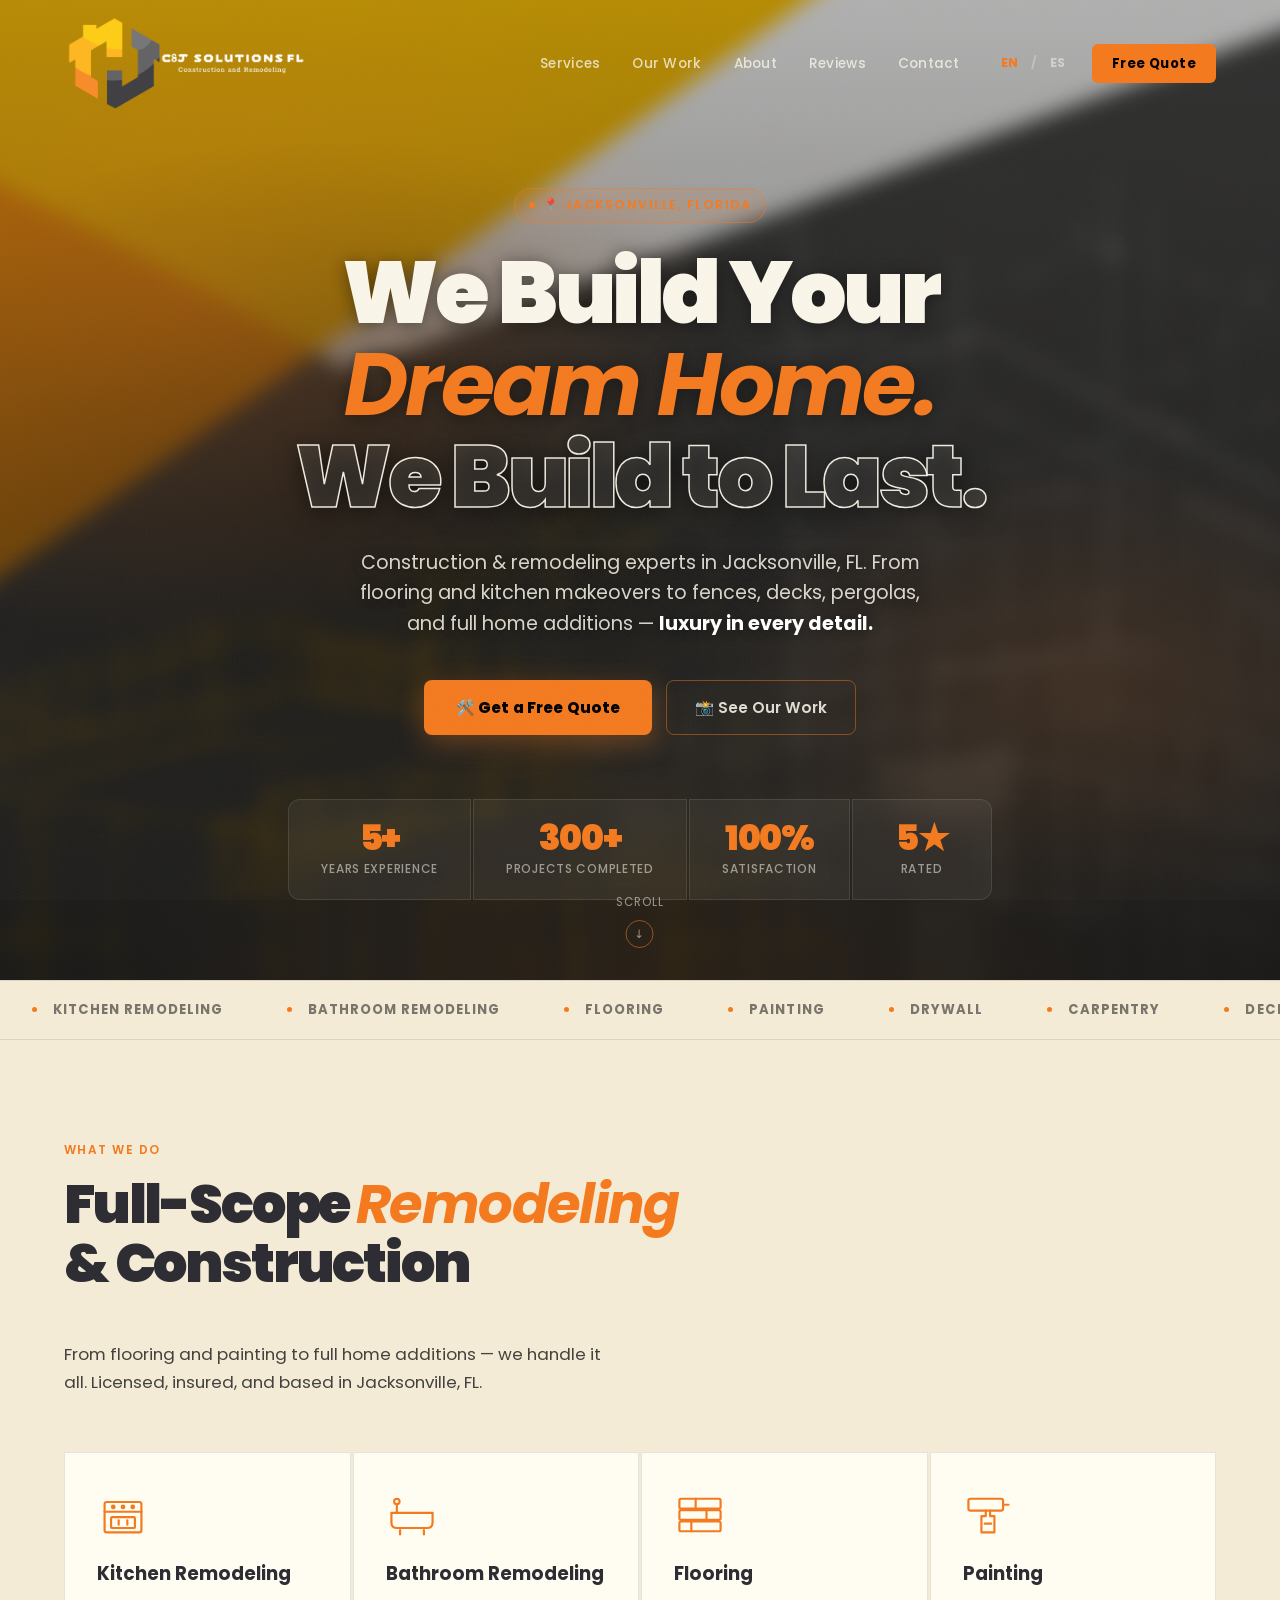
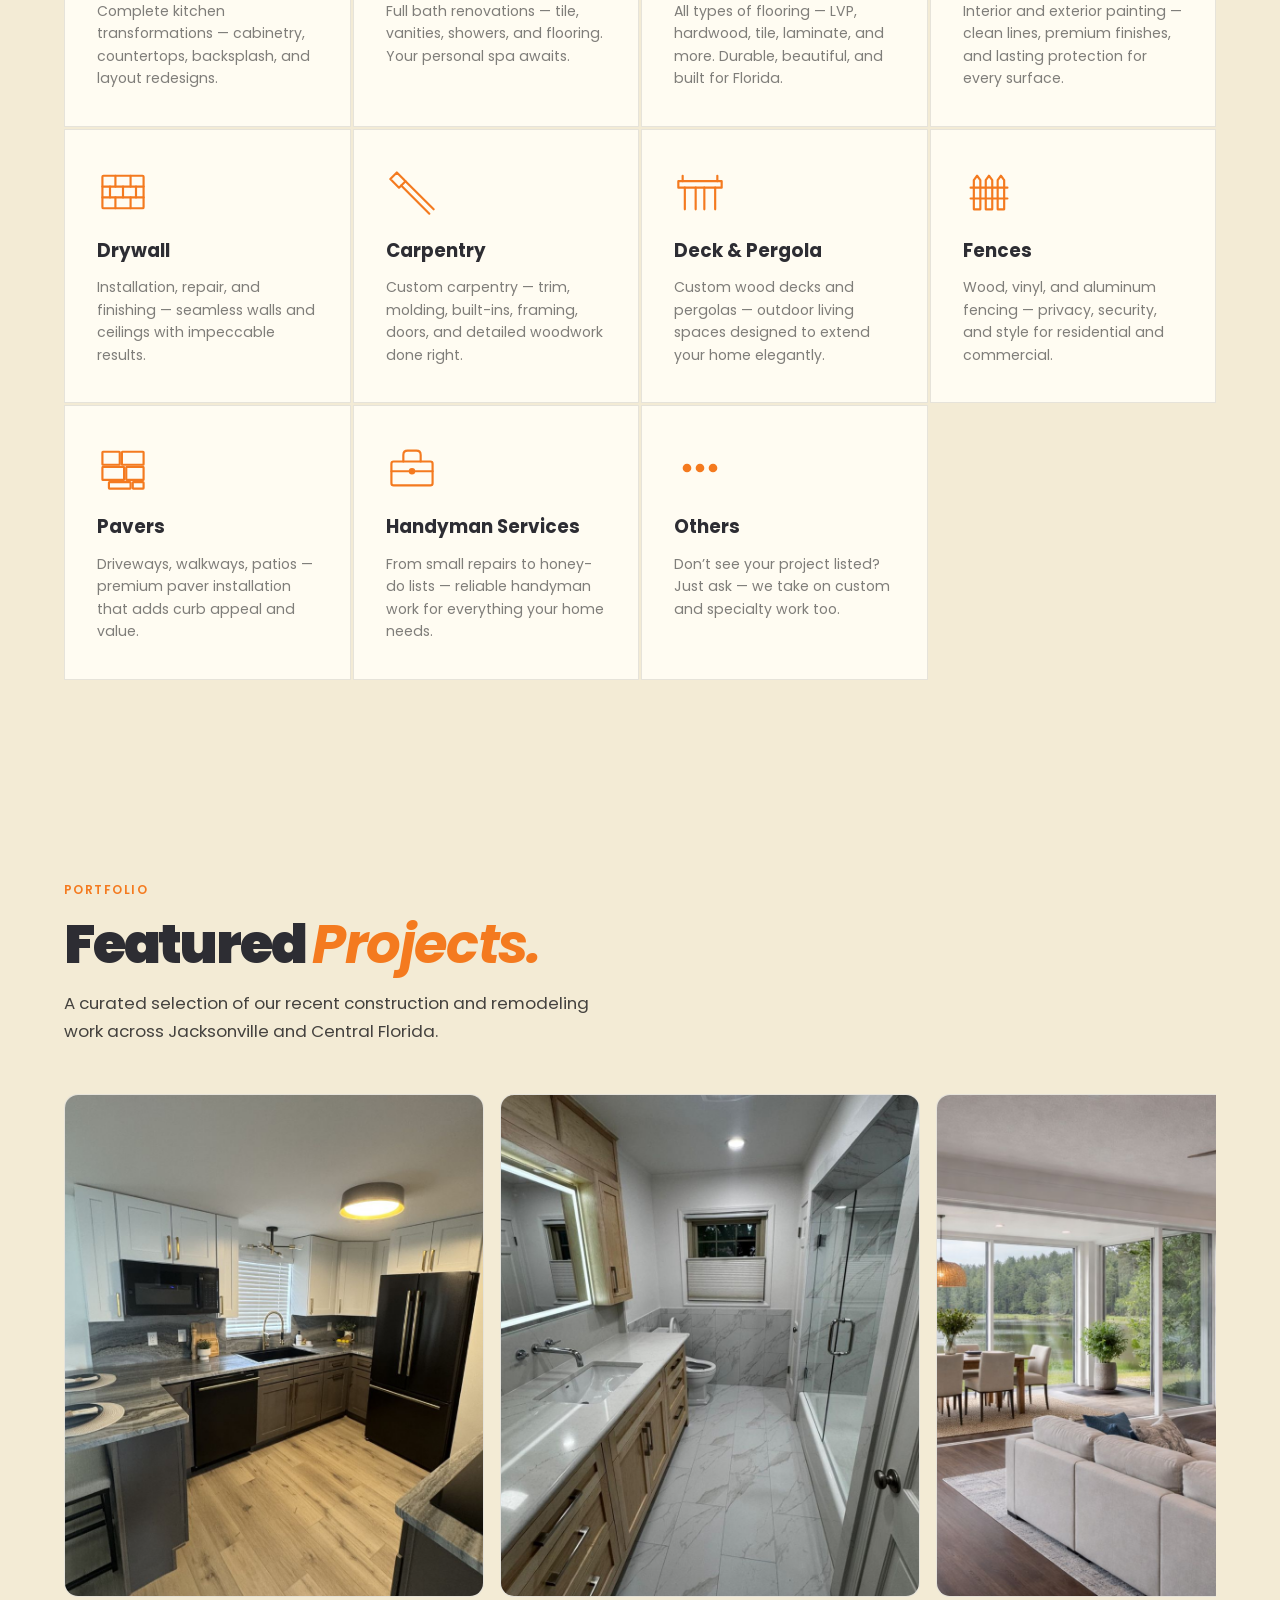
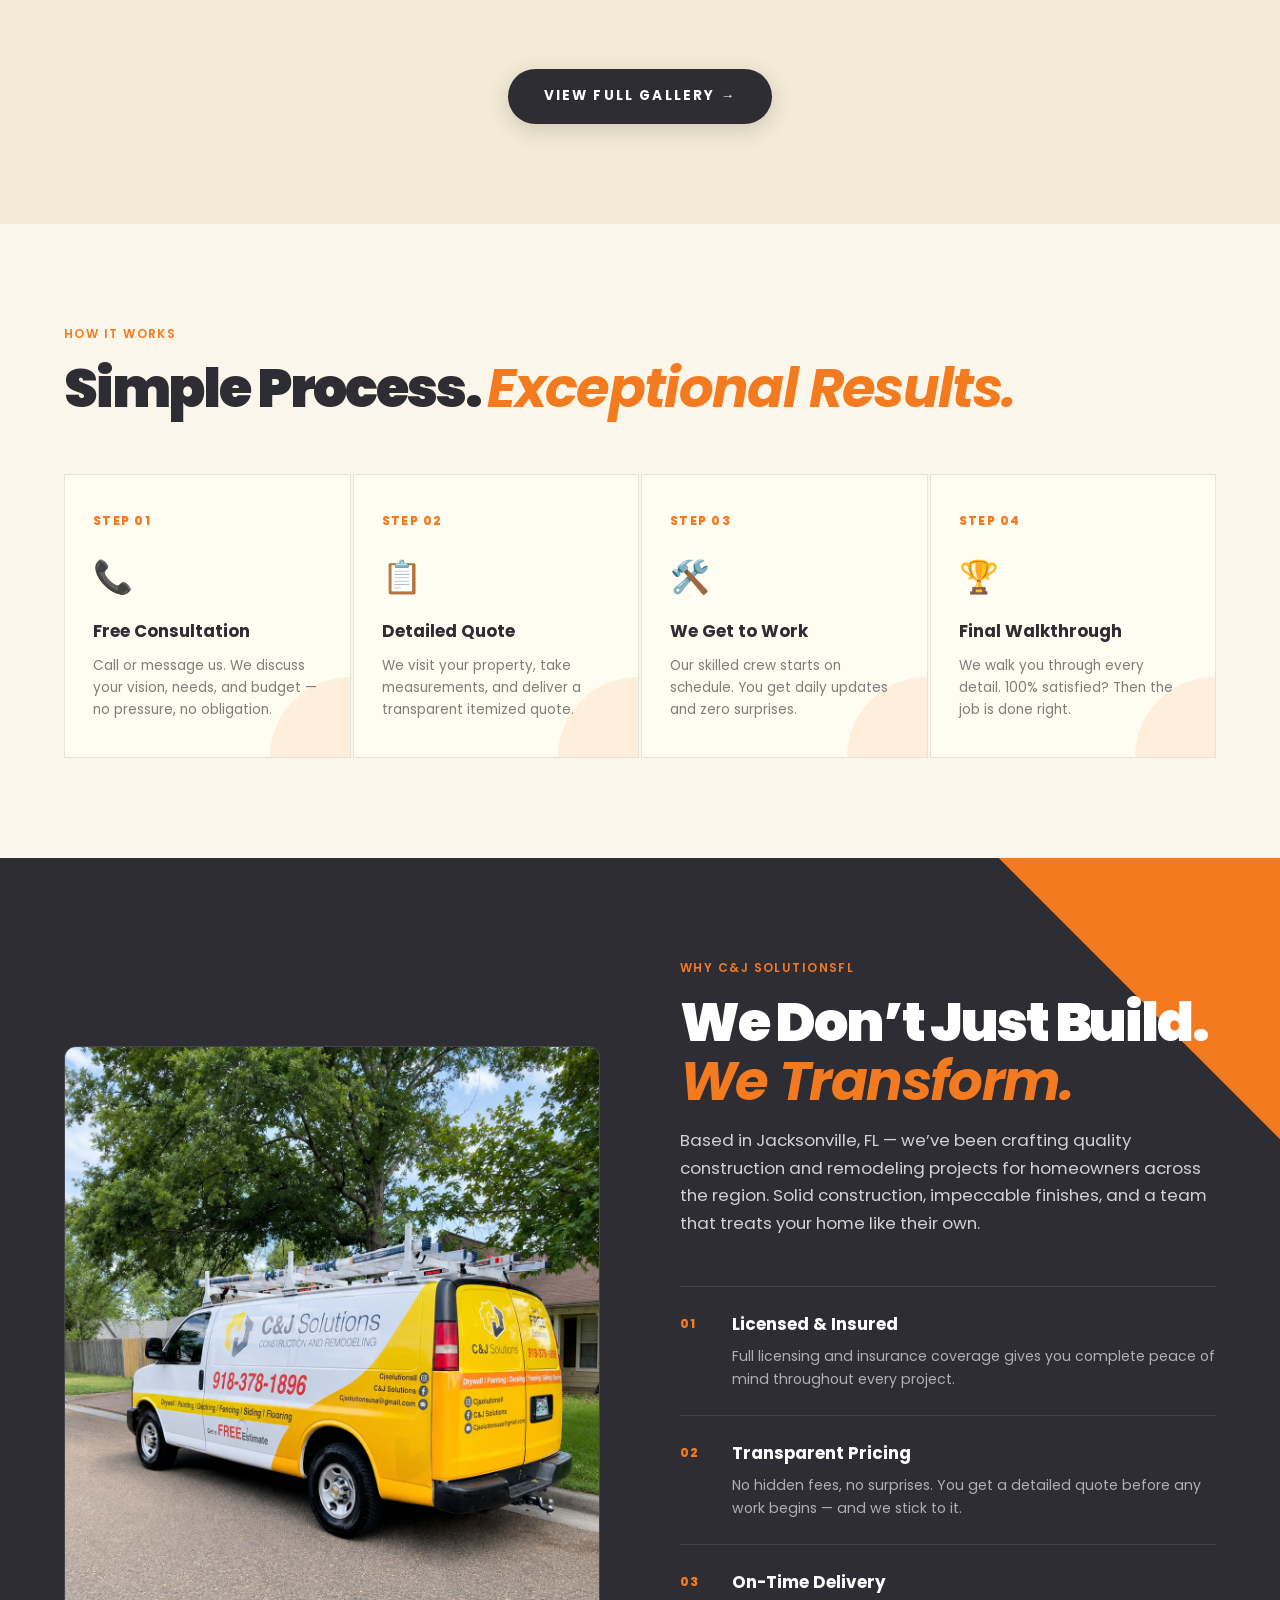
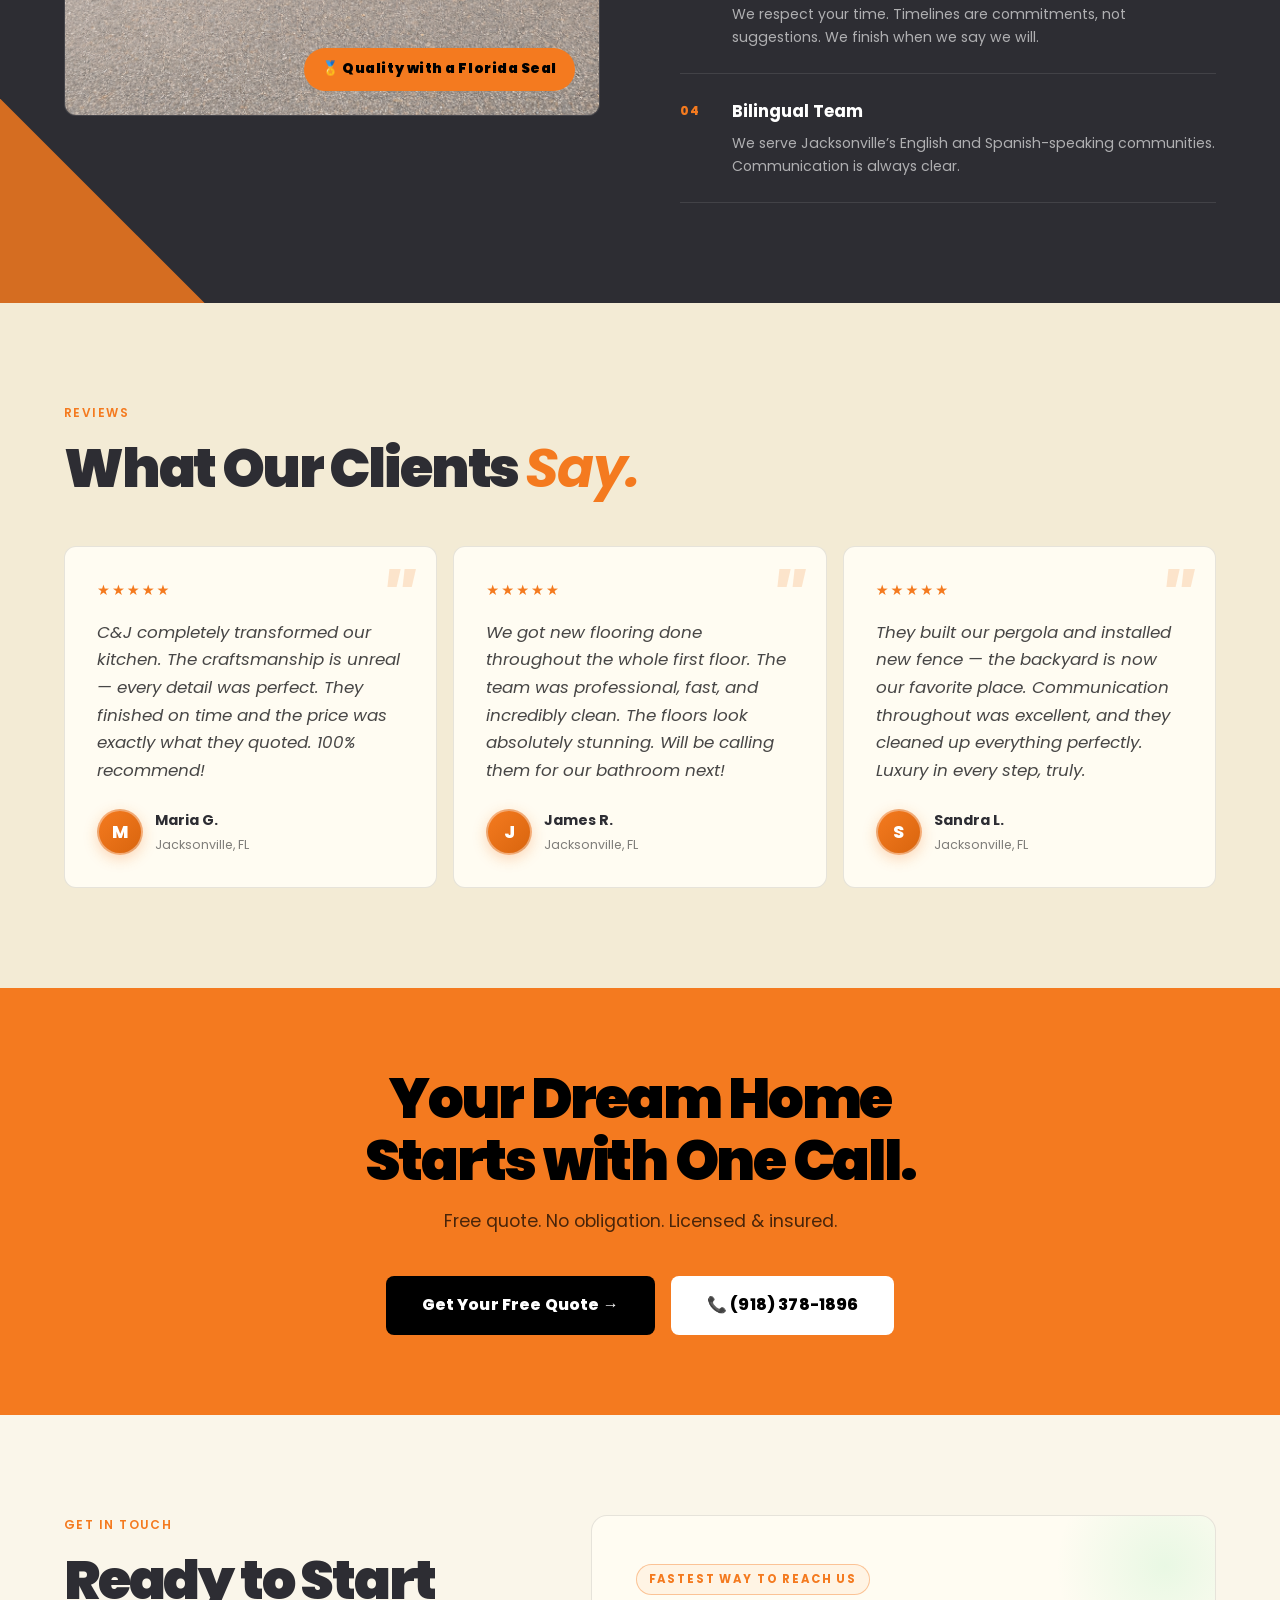
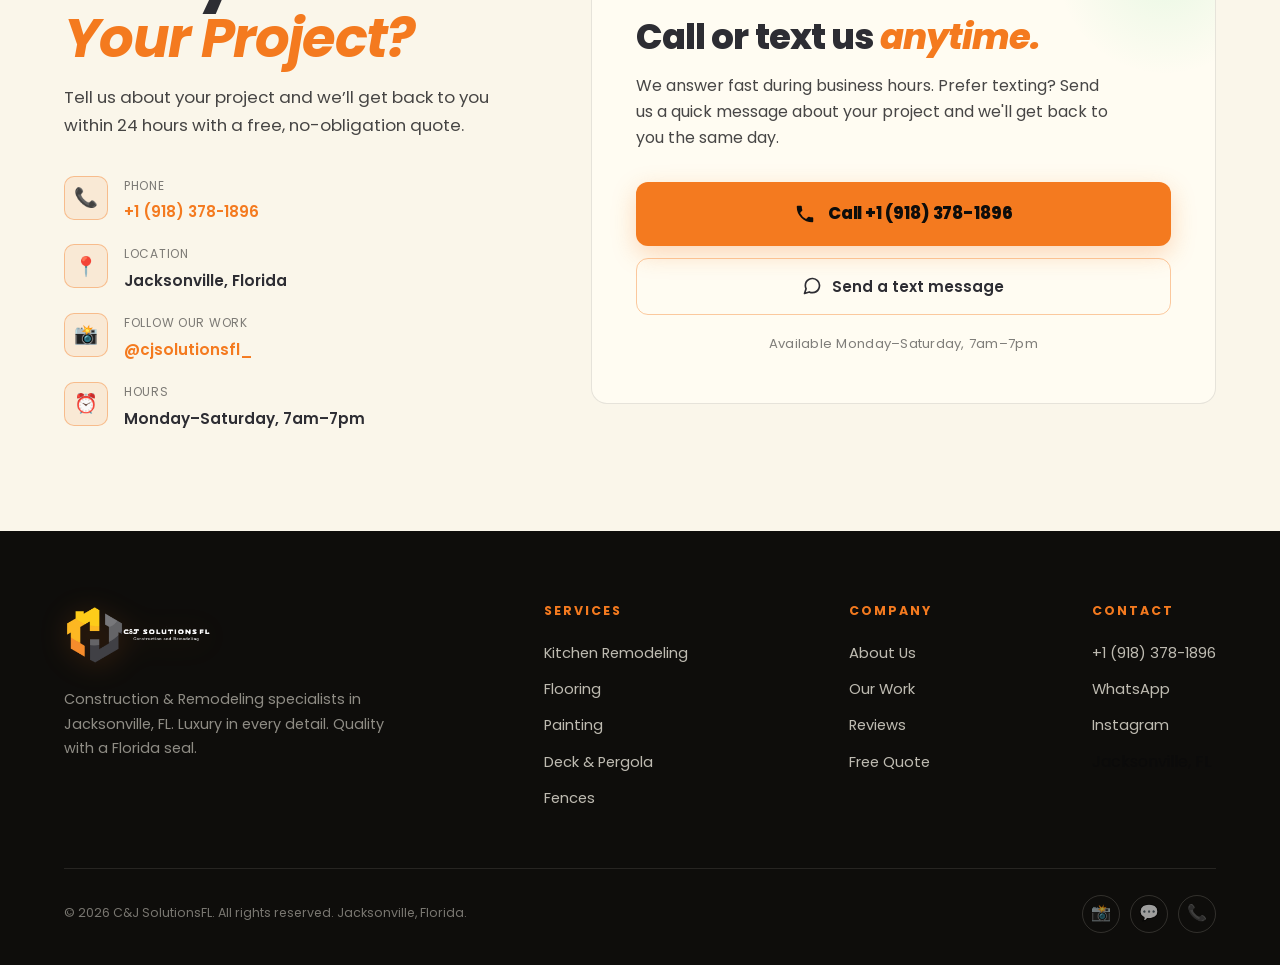
<file: index.html>
<!DOCTYPE html>
<html lang="en">
<head>
  <meta charset="UTF-8" />
  <meta name="viewport" content="width=device-width, initial-scale=1.0" />
  <title>C&amp;J SolutionsFL | Construction &amp; Remodeling — Jacksonville, FL</title>
  <meta name="description" content="C&J SolutionsFL — Premier construction and remodeling company in Jacksonville, Florida. LVP flooring, kitchen remodeling, exterior paint, fencing, pergolas, and more. Quality with a Florida seal." />
  <meta name="keywords" content="construction remodeling Jacksonville FL, LVP flooring Jacksonville, kitchen remodeling Florida, exterior paint Jacksonville, fence contractor Florida, home addition Jacksonville" />
  <!-- Open Graph -->
  <meta property="og:title" content="C&J SolutionsFL | Construction &amp; Remodeling" />
  <meta property="og:description" content="Premium construction and remodeling in Jacksonville, FL. Quality with a Florida seal." />
  <meta property="og:type" content="website" />
  <!-- Fonts -->
  <link rel="preconnect" href="https://fonts.googleapis.com" />
  <link rel="preconnect" href="https://fonts.gstatic.com" crossorigin />
  <link href="https://fonts.googleapis.com/css2?family=Poppins:ital,wght@0,300;0,400;0,500;0,600;0,700;0,800;0,900;1,400;1,500;1,600;1,700&display=swap" rel="stylesheet" />
  <link rel="icon" type="image/png" href="/assets/img/logo-icon.png" />
  <link rel="stylesheet" href="css/styles.css?v=fondo-back" />
</head>
<body>

<!-- GRAIN -->
<div class="grain" aria-hidden="true"></div>

<!-- CUSTOM CURSOR -->
<div class="cursor" aria-hidden="true">
  <div class="cursor-dot"></div>
</div>
<div class="cursor" aria-hidden="true">
  <div class="cursor-ring"></div>
</div>

<!-- ══════════════════════════════════════════════
     NAVIGATION
════════════════════════════════════════════════ -->
<nav id="nav" role="navigation" aria-label="Main navigation">
  <a class="nav-logo nav-logo-img-only" href="#hero" aria-label="C&J SolutionsFL Home">
    <img class="logo-onlight" src="/assets/img/logo-horiz.png" alt="C&J SolutionsFL — Construction and Remodeling" />
    <img class="logo-ondark" src="/assets/img/logo-white.png" alt="C&J SolutionsFL — Construction and Remodeling" />
  </a>

  <ul class="nav-links" role="list">
    <li><a href="#services" data-i18n="nav.services">Services</a></li>
    <li><a href="#showcase" data-i18n="nav.work">Our Work</a></li>
    <li><a href="#whyus" data-i18n="nav.about">About</a></li>
    <li><a href="#testimonials" data-i18n="nav.reviews">Reviews</a></li>
    <li><a href="#contact" data-i18n="nav.contact">Contact</a></li>
  </ul>

  <div class="lang-switch" role="group" aria-label="Language switcher">
    <button type="button" data-lang="en" class="active">EN</button>
    <span class="sep">/</span>
    <button type="button" data-lang="es">ES</button>
  </div>

  <a class="btn-nav" href="#contact" data-i18n="nav.cta">Free Quote</a>

  <button class="nav-hamburger" aria-label="Open menu" aria-expanded="false">
    <span></span><span></span><span></span>
  </button>
</nav>

<!-- Mobile menu -->
<nav class="nav-mobile" aria-label="Mobile navigation">
  <a href="#services" data-i18n="nav.services">Services</a>
  <a href="#showcase" data-i18n="nav.work">Our Work</a>
  <a href="#whyus" data-i18n="nav.aboutLong">About Us</a>
  <a href="#testimonials" data-i18n="nav.reviews">Reviews</a>
  <a href="#contact" data-i18n="nav.contact">Contact</a>
  <div class="lang-switch lang-switch-mobile" role="group" aria-label="Language switcher">
    <button type="button" data-lang="en" class="active">EN</button>
    <span class="sep">/</span>
    <button type="button" data-lang="es">ES</button>
  </div>
  <a class="btn-mobile" href="#contact" data-i18n="nav.ctaLong">Get a Free Quote →</a>
</nav>

<!-- ══════════════════════════════════════════════
     HERO
════════════════════════════════════════════════ -->
<section id="hero" role="banner">
  <div class="hero-bg" aria-hidden="true">
    <div class="hero-mesh"></div>
    <div class="hero-grid-lines"></div>
  </div>

  <div class="hero-inner">
    <div class="hero-kicker reveal" data-i18n="hero.kicker">
      📍 Jacksonville, Florida
    </div>

    <h1 class="hero-title reveal" data-delay="1" data-i18n="hero.title">
      We Build Your
      <span class="accent"> Dream Home.</span>
      <span class="line2">We Build to Last.</span>
    </h1>

    <p class="hero-sub reveal" data-delay="2" data-i18n="hero.sub">
      Construction &amp; remodeling experts in Jacksonville, FL. From flooring and kitchen makeovers to fences, decks, pergolas, and full home additions — <strong>luxury in every detail.</strong>
    </p>

    <div class="hero-actions reveal" data-delay="3">
      <a class="btn-primary" href="#contact" data-i18n="hero.btnPrimary">
        🛠️ Get a Free Quote
      </a>
      <a class="btn-ghost" href="#showcase" data-i18n="hero.btnGhost">
        📸 See Our Work
      </a>
    </div>

    <div class="hero-stats reveal" data-delay="4" aria-label="Company statistics">
      <div class="hero-stat">
        <span class="num" data-count="5" data-suffix="+">5+</span>
        <span class="label" data-i18n="hero.stat1">Years Experience</span>
      </div>
      <div class="hero-stat">
        <span class="num" data-count="300" data-suffix="+">300+</span>
        <span class="label" data-i18n="hero.stat2">Projects Completed</span>
      </div>
      <div class="hero-stat">
        <span class="num" data-count="100" data-suffix="%">100%</span>
        <span class="label" data-i18n="hero.stat3">Satisfaction</span>
      </div>
      <div class="hero-stat">
        <span class="num" data-count="5" data-suffix="★">5★</span>
        <span class="label" data-i18n="hero.stat4">Rated</span>
      </div>
    </div>
  </div>

  <div class="scroll-down" aria-hidden="true">
    <span data-i18n="hero.scroll">Scroll</span>
    <div class="arrow">↓</div>
  </div>
</section>

<!-- ══════════════════════════════════════════════
     MARQUEE
════════════════════════════════════════════════ -->
<div class="marquee-section" aria-hidden="true">
  <div class="marquee-track">
    <!-- Set 1 -->
    <span class="marquee-item"><span class="dot"></span><span data-i18n="srv.kitchen">Kitchen Remodeling</span></span>
    <span class="marquee-item"><span class="dot"></span><span data-i18n="srv.bathroom">Bathroom Remodeling</span></span>
    <span class="marquee-item"><span class="dot"></span><span data-i18n="srv.flooring">Flooring</span></span>
    <span class="marquee-item"><span class="dot"></span><span data-i18n="srv.painting">Painting</span></span>
    <span class="marquee-item"><span class="dot"></span><span data-i18n="srv.drywall">Drywall</span></span>
    <span class="marquee-item"><span class="dot"></span><span data-i18n="srv.carpentry">Carpentry</span></span>
    <span class="marquee-item"><span class="dot"></span><span data-i18n="srv.deck">Deck &amp; Pergola</span></span>
    <span class="marquee-item"><span class="dot"></span><span data-i18n="srv.fences">Fences</span></span>
    <span class="marquee-item"><span class="dot"></span><span data-i18n="srv.pavers">Pavers</span></span>
    <span class="marquee-item"><span class="dot"></span><span data-i18n="srv.handyman">Handyman Services</span></span>
    <span class="marquee-item"><span class="dot"></span><span data-i18n="srv.others">Others</span></span>
    <!-- Set 2 (duplicate for seamless loop) -->
    <span class="marquee-item"><span class="dot"></span><span data-i18n="srv.kitchen">Kitchen Remodeling</span></span>
    <span class="marquee-item"><span class="dot"></span><span data-i18n="srv.bathroom">Bathroom Remodeling</span></span>
    <span class="marquee-item"><span class="dot"></span><span data-i18n="srv.flooring">Flooring</span></span>
    <span class="marquee-item"><span class="dot"></span><span data-i18n="srv.painting">Painting</span></span>
    <span class="marquee-item"><span class="dot"></span><span data-i18n="srv.drywall">Drywall</span></span>
    <span class="marquee-item"><span class="dot"></span><span data-i18n="srv.carpentry">Carpentry</span></span>
    <span class="marquee-item"><span class="dot"></span><span data-i18n="srv.deck">Deck &amp; Pergola</span></span>
    <span class="marquee-item"><span class="dot"></span><span data-i18n="srv.fences">Fences</span></span>
    <span class="marquee-item"><span class="dot"></span><span data-i18n="srv.pavers">Pavers</span></span>
    <span class="marquee-item"><span class="dot"></span><span data-i18n="srv.handyman">Handyman Services</span></span>
    <span class="marquee-item"><span class="dot"></span><span data-i18n="srv.others">Others</span></span>
  </div>
</div>

<!-- ══════════════════════════════════════════════
     SERVICES
════════════════════════════════════════════════ -->
<section id="services">
  <div class="container">
    <div class="services-header">
      <div>
        <p class="section-label reveal" data-i18n="services.label">What We Do</p>
        <h2 class="section-title reveal" data-delay="1" data-i18n="services.title">
          Full-Scope <span class="accent">Remodeling</span><br>
          &amp; Construction
        </h2>
      </div>
      <p class="section-sub reveal" data-delay="2" data-i18n="services.sub">
        From flooring and painting to full home additions — we handle it all. Licensed, insured, and based in Jacksonville, FL.
      </p>
    </div>

    <div class="services-grid">

      <div class="service-card reveal" data-delay="1">
        <span class="service-icon" aria-hidden="true">
          <svg viewBox="0 0 48 48" fill="none" stroke="currentColor" stroke-width="2" stroke-linecap="round" stroke-linejoin="round">
            <rect x="7" y="12" width="34" height="28" rx="2"/>
            <line x1="7" y1="21" x2="41" y2="21"/>
            <circle cx="15" cy="16.5" r="1.2" fill="currentColor"/>
            <circle cx="24" cy="16.5" r="1.2" fill="currentColor"/>
            <circle cx="33" cy="16.5" r="1.2" fill="currentColor"/>
            <rect x="13" y="26" width="22" height="10" rx="1"/>
            <line x1="20" y1="29" x2="20" y2="33"/>
            <line x1="28" y1="29" x2="28" y2="33"/>
          </svg>
        </span>
        <h3 class="service-name" data-i18n="srv.kitchen">Kitchen Remodeling</h3>
        <p class="service-desc" data-i18n="srv.kitchen.desc">Complete kitchen transformations — cabinetry, countertops, backsplash, and layout redesigns.</p>
        <span class="service-arrow" aria-hidden="true">↗</span>
      </div>

      <div class="service-card reveal" data-delay="2">
        <span class="service-icon" aria-hidden="true">
          <svg viewBox="0 0 48 48" fill="none" stroke="currentColor" stroke-width="2" stroke-linecap="round" stroke-linejoin="round">
            <path d="M5 22 H43 V31 Q43 36 38 36 H10 Q5 36 5 31 Z"/>
            <line x1="10" y1="22" x2="10" y2="14"/>
            <circle cx="10" cy="11.5" r="2.5"/>
            <line x1="13" y1="38" x2="13" y2="42"/>
            <line x1="35" y1="38" x2="35" y2="42"/>
          </svg>
        </span>
        <h3 class="service-name" data-i18n="srv.bathroom">Bathroom Remodeling</h3>
        <p class="service-desc" data-i18n="srv.bathroom.desc">Full bath renovations — tile, vanities, showers, and flooring. Your personal spa awaits.</p>
        <span class="service-arrow" aria-hidden="true">↗</span>
      </div>

      <div class="service-card reveal" data-delay="3">
        <span class="service-icon" aria-hidden="true">
          <svg viewBox="0 0 48 48" fill="none" stroke="currentColor" stroke-width="2" stroke-linecap="round" stroke-linejoin="round">
            <rect x="5" y="9" width="38" height="9" rx="1.5"/>
            <rect x="5" y="19.5" width="38" height="9" rx="1.5"/>
            <rect x="5" y="30" width="38" height="9" rx="1.5"/>
            <line x1="20" y1="9" x2="20" y2="18"/>
            <line x1="30" y1="19.5" x2="30" y2="28.5"/>
            <line x1="16" y1="30" x2="16" y2="39"/>
          </svg>
        </span>
        <h3 class="service-name" data-i18n="srv.flooring">Flooring</h3>
        <p class="service-desc" data-i18n="srv.flooring.desc">All types of flooring — LVP, hardwood, tile, laminate, and more. Durable, beautiful, and built for Florida.</p>
        <span class="service-arrow" aria-hidden="true">↗</span>
      </div>

      <div class="service-card reveal" data-delay="1">
        <span class="service-icon" aria-hidden="true">
          <svg viewBox="0 0 48 48" fill="none" stroke="currentColor" stroke-width="2" stroke-linecap="round" stroke-linejoin="round">
            <rect x="5" y="9" width="32" height="11" rx="2"/>
            <line x1="37" y1="14.5" x2="42" y2="14.5"/>
            <path d="M21 20 V25 H17 V40 H29 V25 H25 V20"/>
            <line x1="20" y1="32" x2="26" y2="32"/>
          </svg>
        </span>
        <h3 class="service-name" data-i18n="srv.painting">Painting</h3>
        <p class="service-desc" data-i18n="srv.painting.desc">Interior and exterior painting — clean lines, premium finishes, and lasting protection for every surface.</p>
        <span class="service-arrow" aria-hidden="true">↗</span>
      </div>

      <div class="service-card reveal" data-delay="2">
        <span class="service-icon" aria-hidden="true">
          <svg viewBox="0 0 48 48" fill="none" stroke="currentColor" stroke-width="2" stroke-linecap="round" stroke-linejoin="round">
            <rect x="5" y="9" width="38" height="30" rx="1"/>
            <line x1="5" y1="19" x2="43" y2="19"/>
            <line x1="5" y1="29" x2="43" y2="29"/>
            <line x1="17" y1="9" x2="17" y2="19"/>
            <line x1="31" y1="9" x2="31" y2="19"/>
            <line x1="12" y1="19" x2="12" y2="29"/>
            <line x1="24" y1="19" x2="24" y2="29"/>
            <line x1="36" y1="19" x2="36" y2="29"/>
            <line x1="17" y1="29" x2="17" y2="39"/>
            <line x1="31" y1="29" x2="31" y2="39"/>
          </svg>
        </span>
        <h3 class="service-name" data-i18n="srv.drywall">Drywall</h3>
        <p class="service-desc" data-i18n="srv.drywall.desc">Installation, repair, and finishing — seamless walls and ceilings with impeccable results.</p>
        <span class="service-arrow" aria-hidden="true">↗</span>
      </div>

      <div class="service-card reveal" data-delay="3">
        <span class="service-icon" aria-hidden="true">
          <svg viewBox="0 0 48 48" fill="none" stroke="currentColor" stroke-width="2" stroke-linecap="round" stroke-linejoin="round">
            <path d="M10 6 L18 14 L12 20 L4 12 Z"/>
            <line x1="14" y1="18" x2="40" y2="44"/>
            <line x1="18" y1="14" x2="44" y2="40"/>
          </svg>
        </span>
        <h3 class="service-name" data-i18n="srv.carpentry">Carpentry</h3>
        <p class="service-desc" data-i18n="srv.carpentry.desc">Custom carpentry — trim, molding, built-ins, framing, doors, and detailed woodwork done right.</p>
        <span class="service-arrow" aria-hidden="true">↗</span>
      </div>

      <div class="service-card reveal" data-delay="1">
        <span class="service-icon" aria-hidden="true">
          <svg viewBox="0 0 48 48" fill="none" stroke="currentColor" stroke-width="2" stroke-linecap="round" stroke-linejoin="round">
            <path d="M4 14 H44 V20 H4 Z"/>
            <line x1="10" y1="20" x2="10" y2="40"/>
            <line x1="20" y1="20" x2="20" y2="40"/>
            <line x1="28" y1="20" x2="28" y2="40"/>
            <line x1="38" y1="20" x2="38" y2="40"/>
            <line x1="8" y1="14" x2="8" y2="9"/>
            <line x1="40" y1="14" x2="40" y2="9"/>
          </svg>
        </span>
        <h3 class="service-name" data-i18n="srv.deck">Deck &amp; Pergola</h3>
        <p class="service-desc" data-i18n="srv.deck.desc">Custom wood decks and pergolas — outdoor living spaces designed to extend your home elegantly.</p>
        <span class="service-arrow" aria-hidden="true">↗</span>
      </div>

      <div class="service-card reveal" data-delay="2">
        <span class="service-icon" aria-hidden="true">
          <svg viewBox="0 0 48 48" fill="none" stroke="currentColor" stroke-width="2" stroke-linecap="round" stroke-linejoin="round">
            <path d="M10 13 L13 9 L16 13 V40 H10 Z"/>
            <path d="M21 13 L24 9 L27 13 V40 H21 Z"/>
            <path d="M32 13 L35 9 L38 13 V40 H32 Z"/>
            <line x1="7" y1="20" x2="41" y2="20"/>
            <line x1="7" y1="30" x2="41" y2="30"/>
          </svg>
        </span>
        <h3 class="service-name" data-i18n="srv.fences">Fences</h3>
        <p class="service-desc" data-i18n="srv.fences.desc">Wood, vinyl, and aluminum fencing — privacy, security, and style for residential and commercial.</p>
        <span class="service-arrow" aria-hidden="true">↗</span>
      </div>

      <div class="service-card reveal" data-delay="3">
        <span class="service-icon" aria-hidden="true">
          <svg viewBox="0 0 48 48" fill="none" stroke="currentColor" stroke-width="2" stroke-linecap="round" stroke-linejoin="round">
            <rect x="5" y="9" width="16" height="12" rx="0.5"/>
            <rect x="23" y="9" width="20" height="12" rx="0.5"/>
            <rect x="5" y="23" width="20" height="12" rx="0.5"/>
            <rect x="27" y="23" width="16" height="12" rx="0.5"/>
            <rect x="11" y="37" width="20" height="6" rx="0.5"/>
            <rect x="33" y="37" width="10" height="6" rx="0.5"/>
          </svg>
        </span>
        <h3 class="service-name" data-i18n="srv.pavers">Pavers</h3>
        <p class="service-desc" data-i18n="srv.pavers.desc">Driveways, walkways, patios — premium paver installation that adds curb appeal and value.</p>
        <span class="service-arrow" aria-hidden="true">↗</span>
      </div>

      <div class="service-card reveal" data-delay="1">
        <span class="service-icon" aria-hidden="true">
          <svg viewBox="0 0 48 48" fill="none" stroke="currentColor" stroke-width="2" stroke-linecap="round" stroke-linejoin="round">
            <rect x="5" y="18" width="38" height="22" rx="2"/>
            <path d="M16 18 V12 Q16 8 20 8 H28 Q32 8 32 12 V18"/>
            <line x1="5" y1="27" x2="43" y2="27"/>
            <circle cx="24" cy="27" r="2" fill="currentColor"/>
          </svg>
        </span>
        <h3 class="service-name" data-i18n="srv.handyman">Handyman Services</h3>
        <p class="service-desc" data-i18n="srv.handyman.desc">From small repairs to honey-do lists — reliable handyman work for everything your home needs.</p>
        <span class="service-arrow" aria-hidden="true">↗</span>
      </div>

      <div class="service-card reveal" data-delay="2">
        <span class="service-icon" aria-hidden="true">
          <svg viewBox="0 0 48 48" fill="none" stroke="currentColor" stroke-width="2" stroke-linecap="round" stroke-linejoin="round">
            <circle cx="12" cy="24" r="3" fill="currentColor"/>
            <circle cx="24" cy="24" r="3" fill="currentColor"/>
            <circle cx="36" cy="24" r="3" fill="currentColor"/>
          </svg>
        </span>
        <h3 class="service-name" data-i18n="srv.others">Others</h3>
        <p class="service-desc" data-i18n="srv.others.desc">Don't see your project listed? Just ask — we take on custom and specialty work too.</p>
        <span class="service-arrow" aria-hidden="true">↗</span>
      </div>

    </div>
  </div>
</section>

<!-- ══════════════════════════════════════════════
     SHOWCASE
════════════════════════════════════════════════ -->
<section id="showcase">
  <div class="container">
    <div class="showcase-header">
      <p class="section-label reveal" data-i18n="portfolio.label">Portfolio</p>
      <h2 class="section-title reveal" data-delay="1" data-i18n="portfolio.title">
        Featured <span class="accent">Projects.</span>
      </h2>
      <p class="section-sub reveal" data-delay="2" data-i18n="portfolio.sub">A curated selection of our recent construction and remodeling work across Jacksonville and Central Florida.</p>
    </div>
  </div>

  <!-- Scrollable showcase — add your own photos by replacing the placeholder divs with <img> tags -->
  <div class="showcase-scroll" role="list" aria-label="Project portfolio">

    <div class="showcase-card has-photo" role="listitem">
      <div class="ba-wrap" style="background-image: url('/assets/img/projects/8.jpg');"></div>
    </div>

    <div class="showcase-card has-photo" role="listitem">
      <div class="ba-wrap" style="background-image: url('/assets/img/projects/2.jpg');"></div>
    </div>

    <div class="showcase-card has-photo" role="listitem">
      <div class="ba-wrap" style="background-image: url('/assets/img/projects/5.jpg');"></div>
    </div>

    <div class="showcase-card has-photo" role="listitem">
      <div class="ba-wrap" style="background-image: url('/assets/img/projects/7.jpg');"></div>
    </div>

    <div class="showcase-card has-photo" role="listitem">
      <div class="ba-wrap" style="background-image: url('/assets/img/projects/10.jpg');"></div>
    </div>

    <div class="showcase-card has-photo" role="listitem">
      <div class="ba-wrap" style="background-image: url('/assets/img/projects/3.jpg');"></div>
    </div>

  </div>

  <div class="showcase-cta-wrap">
    <a class="btn-view-more" href="gallery.html" data-i18n="portfolio.viewMore">View Full Gallery →</a>
  </div>
</section>

<!-- ══════════════════════════════════════════════
     PROCESS
════════════════════════════════════════════════ -->
<section id="process">
  <div class="container">
    <p class="section-label reveal" data-i18n="process.label">How It Works</p>
    <h2 class="section-title reveal" data-delay="1" data-i18n="process.title">
      Simple Process. <span class="accent">Exceptional Results.</span>
    </h2>

    <div class="process-steps">
      <div class="process-step reveal" data-delay="1">
        <div class="step-num" data-i18n="process.s1.num">STEP 01</div>
        <div class="step-icon" aria-hidden="true">📞</div>
        <h3 class="step-title" data-i18n="process.s1.title">Free Consultation</h3>
        <p class="step-desc" data-i18n="process.s1.desc">Call or message us. We discuss your vision, needs, and budget — no pressure, no obligation.</p>
      </div>

      <div class="process-step reveal" data-delay="2">
        <div class="step-num" data-i18n="process.s2.num">STEP 02</div>
        <div class="step-icon" aria-hidden="true">📋</div>
        <h3 class="step-title" data-i18n="process.s2.title">Detailed Quote</h3>
        <p class="step-desc" data-i18n="process.s2.desc">We visit your property, take measurements, and deliver a transparent itemized quote.</p>
      </div>

      <div class="process-step reveal" data-delay="3">
        <div class="step-num" data-i18n="process.s3.num">STEP 03</div>
        <div class="step-icon" aria-hidden="true">🛠️</div>
        <h3 class="step-title" data-i18n="process.s3.title">We Get to Work</h3>
        <p class="step-desc" data-i18n="process.s3.desc">Our skilled crew starts on schedule. You get daily updates and zero surprises.</p>
      </div>

      <div class="process-step reveal" data-delay="4">
        <div class="step-num" data-i18n="process.s4.num">STEP 04</div>
        <div class="step-icon" aria-hidden="true">🏆</div>
        <h3 class="step-title" data-i18n="process.s4.title">Final Walkthrough</h3>
        <p class="step-desc" data-i18n="process.s4.desc">We walk you through every detail. 100% satisfied? Then the job is done right.</p>
      </div>
    </div>
  </div>
</section>

<!-- ══════════════════════════════════════════════
     WHY US
════════════════════════════════════════════════ -->
<section id="whyus">
  <div class="container">
    <div class="whyus-wrap">

      <div class="whyus-visual reveal">
        <img src="/assets/img/whyus-van.png" alt="C&J SolutionsFL branded company van" class="whyus-photo" />
        <div class="whyus-visual-badge" data-i18n="whyus.badge">🏅 Quality with a Florida Seal</div>
      </div>

      <div>
        <p class="section-label reveal" data-i18n="whyus.label">Why C&amp;J SolutionsFL</p>
        <h2 class="section-title reveal" data-delay="1" data-i18n="whyus.title">
          We Don't Just Build.<br>
          <span class="accent">We Transform.</span>
        </h2>
        <p class="section-sub reveal" data-delay="2" data-i18n="whyus.sub">
          Based in Jacksonville, FL — we've been crafting quality construction and remodeling projects for homeowners across the region. Solid construction, impeccable finishes, and a team that treats your home like their own.
        </p>

        <div class="pillars">
          <div class="pillar reveal" data-delay="1">
            <span class="pillar-num">01</span>
            <div class="pillar-content">
              <h3 class="pillar-title" data-i18n="whyus.p1.title">Licensed &amp; Insured</h3>
              <p class="pillar-text" data-i18n="whyus.p1.text">Full licensing and insurance coverage gives you complete peace of mind throughout every project.</p>
            </div>
          </div>
          <div class="pillar reveal" data-delay="2">
            <span class="pillar-num">02</span>
            <div class="pillar-content">
              <h3 class="pillar-title" data-i18n="whyus.p2.title">Transparent Pricing</h3>
              <p class="pillar-text" data-i18n="whyus.p2.text">No hidden fees, no surprises. You get a detailed quote before any work begins — and we stick to it.</p>
            </div>
          </div>
          <div class="pillar reveal" data-delay="3">
            <span class="pillar-num">03</span>
            <div class="pillar-content">
              <h3 class="pillar-title" data-i18n="whyus.p3.title">On-Time Delivery</h3>
              <p class="pillar-text" data-i18n="whyus.p3.text">We respect your time. Timelines are commitments, not suggestions. We finish when we say we will.</p>
            </div>
          </div>
          <div class="pillar reveal" data-delay="4">
            <span class="pillar-num">04</span>
            <div class="pillar-content">
              <h3 class="pillar-title" data-i18n="whyus.p4.title">Bilingual Team</h3>
              <p class="pillar-text" data-i18n="whyus.p4.text">We serve Jacksonville's English and Spanish-speaking communities. Communication is always clear.</p>
            </div>
          </div>
        </div>
      </div>

    </div>
  </div>
</section>

<!-- ══════════════════════════════════════════════
     TESTIMONIALS
════════════════════════════════════════════════ -->
<section id="testimonials">
  <div class="container">
    <p class="section-label reveal" data-i18n="reviews.label">Reviews</p>
    <h2 class="section-title reveal" data-delay="1" data-i18n="reviews.title">
      What Our Clients <span class="accent">Say.</span>
    </h2>

    <div class="testimonials-grid">

      <div class="testimonial-card reveal" data-delay="1">
        <div class="t-quote-icon" aria-hidden="true">"</div>
        <div class="t-stars" aria-label="5 stars">★★★★★</div>
        <p class="t-text" data-i18n="reviews.r1.text">C&J completely transformed our kitchen. The craftsmanship is unreal — every detail was perfect. They finished on time and the price was exactly what they quoted. 100% recommend!</p>
        <div class="t-author">
          <div class="t-avatar" aria-hidden="true">M</div>
          <div>
            <p class="t-name">Maria G.</p>
            <p class="t-location">Jacksonville, FL</p>
          </div>
        </div>
      </div>

      <div class="testimonial-card reveal" data-delay="2">
        <div class="t-quote-icon" aria-hidden="true">"</div>
        <div class="t-stars" aria-label="5 stars">★★★★★</div>
        <p class="t-text" data-i18n="reviews.r2.text">We got new flooring done throughout the whole first floor. The team was professional, fast, and incredibly clean. The floors look absolutely stunning. Will be calling them for our bathroom next!</p>
        <div class="t-author">
          <div class="t-avatar" aria-hidden="true">J</div>
          <div>
            <p class="t-name">James R.</p>
            <p class="t-location">Jacksonville, FL</p>
          </div>
        </div>
      </div>

      <div class="testimonial-card reveal" data-delay="3">
        <div class="t-quote-icon" aria-hidden="true">"</div>
        <div class="t-stars" aria-label="5 stars">★★★★★</div>
        <p class="t-text" data-i18n="reviews.r3.text">They built our pergola and installed new fence — the backyard is now our favorite place. Communication throughout was excellent, and they cleaned up everything perfectly. Luxury in every step, truly.</p>
        <div class="t-author">
          <div class="t-avatar" aria-hidden="true">S</div>
          <div>
            <p class="t-name">Sandra L.</p>
            <p class="t-location">Jacksonville, FL</p>
          </div>
        </div>
      </div>

    </div>
  </div>
</section>

<!-- ══════════════════════════════════════════════
     CTA BANNER
════════════════════════════════════════════════ -->
<div id="cta-banner" role="complementary">
  <p class="banner-title reveal" data-i18n="cta.title">Your Dream Home<br>Starts with One Call.</p>
  <p class="banner-sub reveal" data-delay="1" data-i18n="cta.sub">Free quote. No obligation. Licensed &amp; insured.</p>
  <div style="display:flex;gap:16px;justify-content:center;flex-wrap:wrap;" class="reveal" data-delay="2">
    <a class="btn-dark" href="#contact" data-i18n="cta.btn1">Get Your Free Quote →</a>
    <a class="btn-dark" href="tel:+19183781896" style="background:#fff;color:#000;">📞 (918) 378-1896</a>
  </div>
</div>

<!-- ══════════════════════════════════════════════
     CONTACT
════════════════════════════════════════════════ -->
<section id="contact">
  <div class="container">
    <div class="contact-wrap">

      <div class="contact-info">
        <p class="section-label reveal" data-i18n="contact.label">Get In Touch</p>
        <h2 class="section-title reveal" data-delay="1" data-i18n="contact.title">
          Ready to Start<br><span class="accent">Your Project?</span>
        </h2>
        <p class="section-sub reveal" data-delay="2" data-i18n="contact.sub">
          Tell us about your project and we'll get back to you within 24 hours with a free, no-obligation quote.
        </p>

        <div class="contact-items">
          <div class="contact-item reveal" data-delay="1">
            <div class="c-icon" aria-hidden="true">📞</div>
            <div>
              <p class="c-label" data-i18n="contact.phoneLabel">Phone</p>
              <p class="c-value"><a href="tel:+19183781896">+1 (918) 378-1896</a></p>
            </div>
          </div>
          <div class="contact-item reveal" data-delay="2">
            <div class="c-icon" aria-hidden="true">📍</div>
            <div>
              <p class="c-label" data-i18n="contact.locLabel">Location</p>
              <p class="c-value" data-i18n="contact.locValue">Jacksonville, Florida</p>
            </div>
          </div>
          <div class="contact-item reveal" data-delay="3">
            <div class="c-icon" aria-hidden="true">📸</div>
            <div>
              <p class="c-label" data-i18n="contact.followLabel">Follow Our Work</p>
              <p class="c-value"><a href="https://www.instagram.com/cjsolutionsfl_/" target="_blank" rel="noopener">@cjsolutionsfl_</a></p>
            </div>
          </div>
          <div class="contact-item reveal" data-delay="4">
            <div class="c-icon" aria-hidden="true">⏰</div>
            <div>
              <p class="c-label" data-i18n="contact.hoursLabel">Hours</p>
              <p class="c-value" data-i18n="contact.hoursValue">Monday–Saturday, 7am–7pm</p>
            </div>
          </div>
        </div>
      </div>

      <div class="contact-cta reveal" data-delay="2">
        <div class="cta-card">
          <span class="cta-badge" data-i18n="contact.ctaBadge">FASTEST WAY TO REACH US</span>
          <h3 class="cta-h" data-i18n="contact.ctaH">Call or text us <span class="accent">anytime.</span></h3>
          <p class="cta-p" data-i18n="contact.ctaP">We answer fast during business hours. Prefer texting? Send us a quick message about your project and we'll get back to you the same day.</p>

          <a class="call-btn" href="tel:+19183781896">
            <svg viewBox="0 0 24 24" fill="currentColor" width="22" height="22" aria-hidden="true">
              <path d="M6.62 10.79a15.05 15.05 0 006.59 6.59l2.2-2.2a1 1 0 011.02-.24c1.12.37 2.32.57 3.57.57a1 1 0 011 1V20a1 1 0 01-1 1A17 17 0 013 4a1 1 0 011-1h3.5a1 1 0 011 1c0 1.25.2 2.45.57 3.57a1 1 0 01-.24 1.02l-2.21 2.2z"/>
            </svg>
            <span data-i18n="contact.callBtn">Call +1 (918) 378-1896</span>
          </a>

          <a class="sms-btn" href="sms:+19183781896">
            <svg viewBox="0 0 24 24" fill="none" stroke="currentColor" stroke-width="2" stroke-linecap="round" stroke-linejoin="round" width="20" height="20" aria-hidden="true">
              <path d="M21 11.5a8.38 8.38 0 01-.9 3.8 8.5 8.5 0 01-7.6 4.7 8.38 8.38 0 01-3.8-.9L3 21l1.9-5.7a8.38 8.38 0 01-.9-3.8 8.5 8.5 0 014.7-7.6 8.38 8.38 0 013.8-.9h.5a8.48 8.48 0 018 8v.5z"/>
            </svg>
            <span data-i18n="contact.smsBtn">Send a text message</span>
          </a>

          <p class="cta-note" data-i18n="contact.ctaNote">Available Monday–Saturday, 7am–7pm</p>
        </div>
      </div>

    </div>
  </div>
</section>

<!-- ══════════════════════════════════════════════
     FOOTER
════════════════════════════════════════════════ -->
<footer id="footer" role="contentinfo">
  <div class="footer-top container">
    <div class="footer-brand">
      <div class="logo footer-logo-img" aria-label="C&J SolutionsFL">
        <img src="/assets/img/logo-white.png" alt="C&J SolutionsFL" />
      </div>
      <p data-i18n="footer.brand">Construction &amp; Remodeling specialists in Jacksonville, FL. Luxury in every detail. Quality with a Florida seal.</p>
    </div>

    <div class="footer-links">
      <h4 data-i18n="footer.col1">Services</h4>
      <ul>
        <li><a href="#services" data-i18n="srv.kitchen">Kitchen Remodeling</a></li>
        <li><a href="#services" data-i18n="srv.flooring">Flooring</a></li>
        <li><a href="#services" data-i18n="srv.painting">Painting</a></li>
        <li><a href="#services" data-i18n="srv.deck">Deck &amp; Pergola</a></li>
        <li><a href="#services" data-i18n="srv.fences">Fences</a></li>
      </ul>
    </div>

    <div class="footer-links">
      <h4 data-i18n="footer.col2">Company</h4>
      <ul>
        <li><a href="#whyus" data-i18n="nav.aboutLong">About Us</a></li>
        <li><a href="#showcase" data-i18n="nav.work">Our Work</a></li>
        <li><a href="#testimonials" data-i18n="nav.reviews">Reviews</a></li>
        <li><a href="#contact" data-i18n="nav.cta">Free Quote</a></li>
      </ul>
    </div>

    <div class="footer-links">
      <h4 data-i18n="footer.col3">Contact</h4>
      <ul>
        <li><a href="tel:+19183781896">+1 (918) 378-1896</a></li>
        <li><a href="https://wa.me/19183781896">WhatsApp</a></li>
        <li><a href="https://www.instagram.com/cjsolutionsfl_/" target="_blank" rel="noopener">Instagram</a></li>
        <li><span style="color:var(--white-40);">Jacksonville, FL</span></li>
      </ul>
    </div>
  </div>

  <div class="footer-bottom container">
    <p data-i18n="footer.copyright">© 2026 C&amp;J SolutionsFL. All rights reserved. Jacksonville, Florida.</p>
    <div class="footer-socials" aria-label="Social media links">
      <a class="social-btn" href="https://www.instagram.com/cjsolutionsfl_/" target="_blank" rel="noopener" aria-label="Instagram">📸</a>
      <a class="social-btn" href="https://wa.me/19183781896" target="_blank" rel="noopener" aria-label="WhatsApp">💬</a>
      <a class="social-btn" href="tel:+19183781896" aria-label="Call us">📞</a>
    </div>
  </div>
</footer>

<!-- SCRIPTS (CDN — loads from browser when site is open) -->
<script defer src="js/i18n.js?v=phoneonly"></script>
<script defer src="js/main.js?v=light-v2-1748180000"></script>

</body>
</html>
</file>
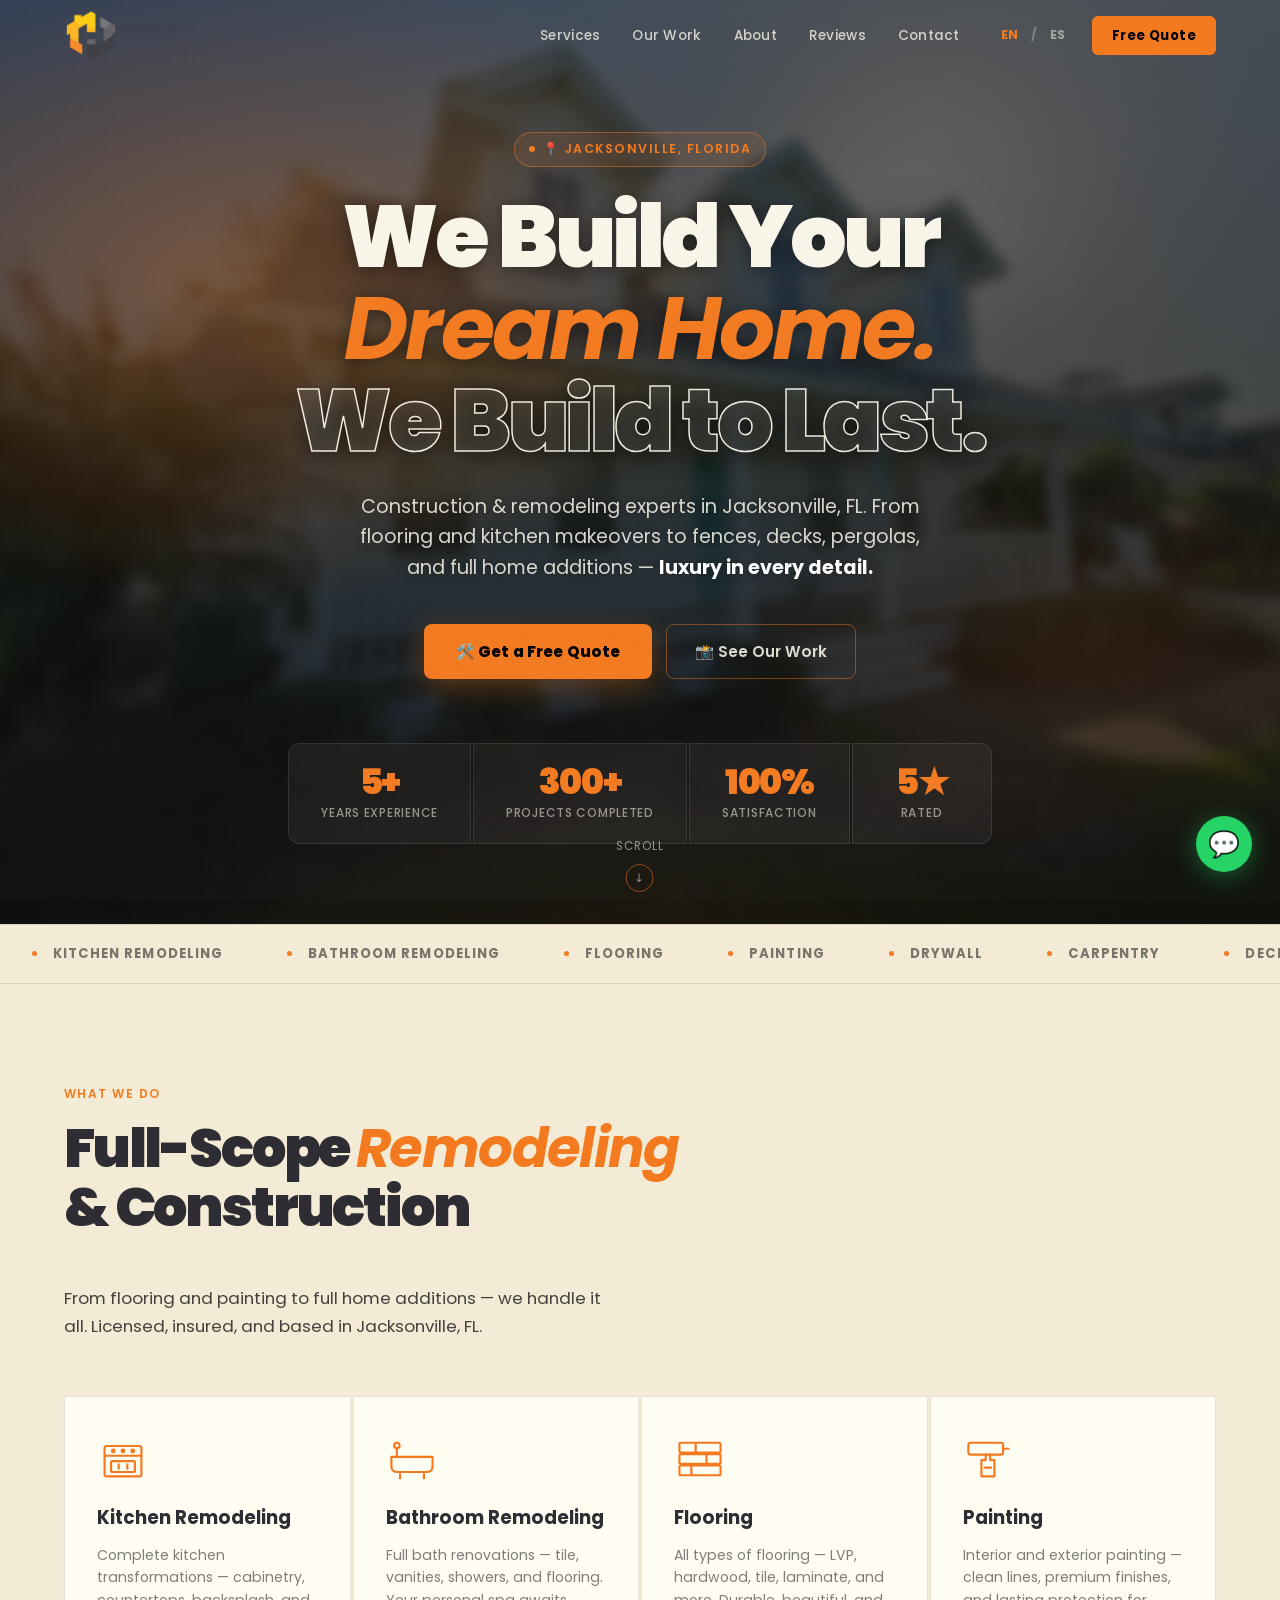
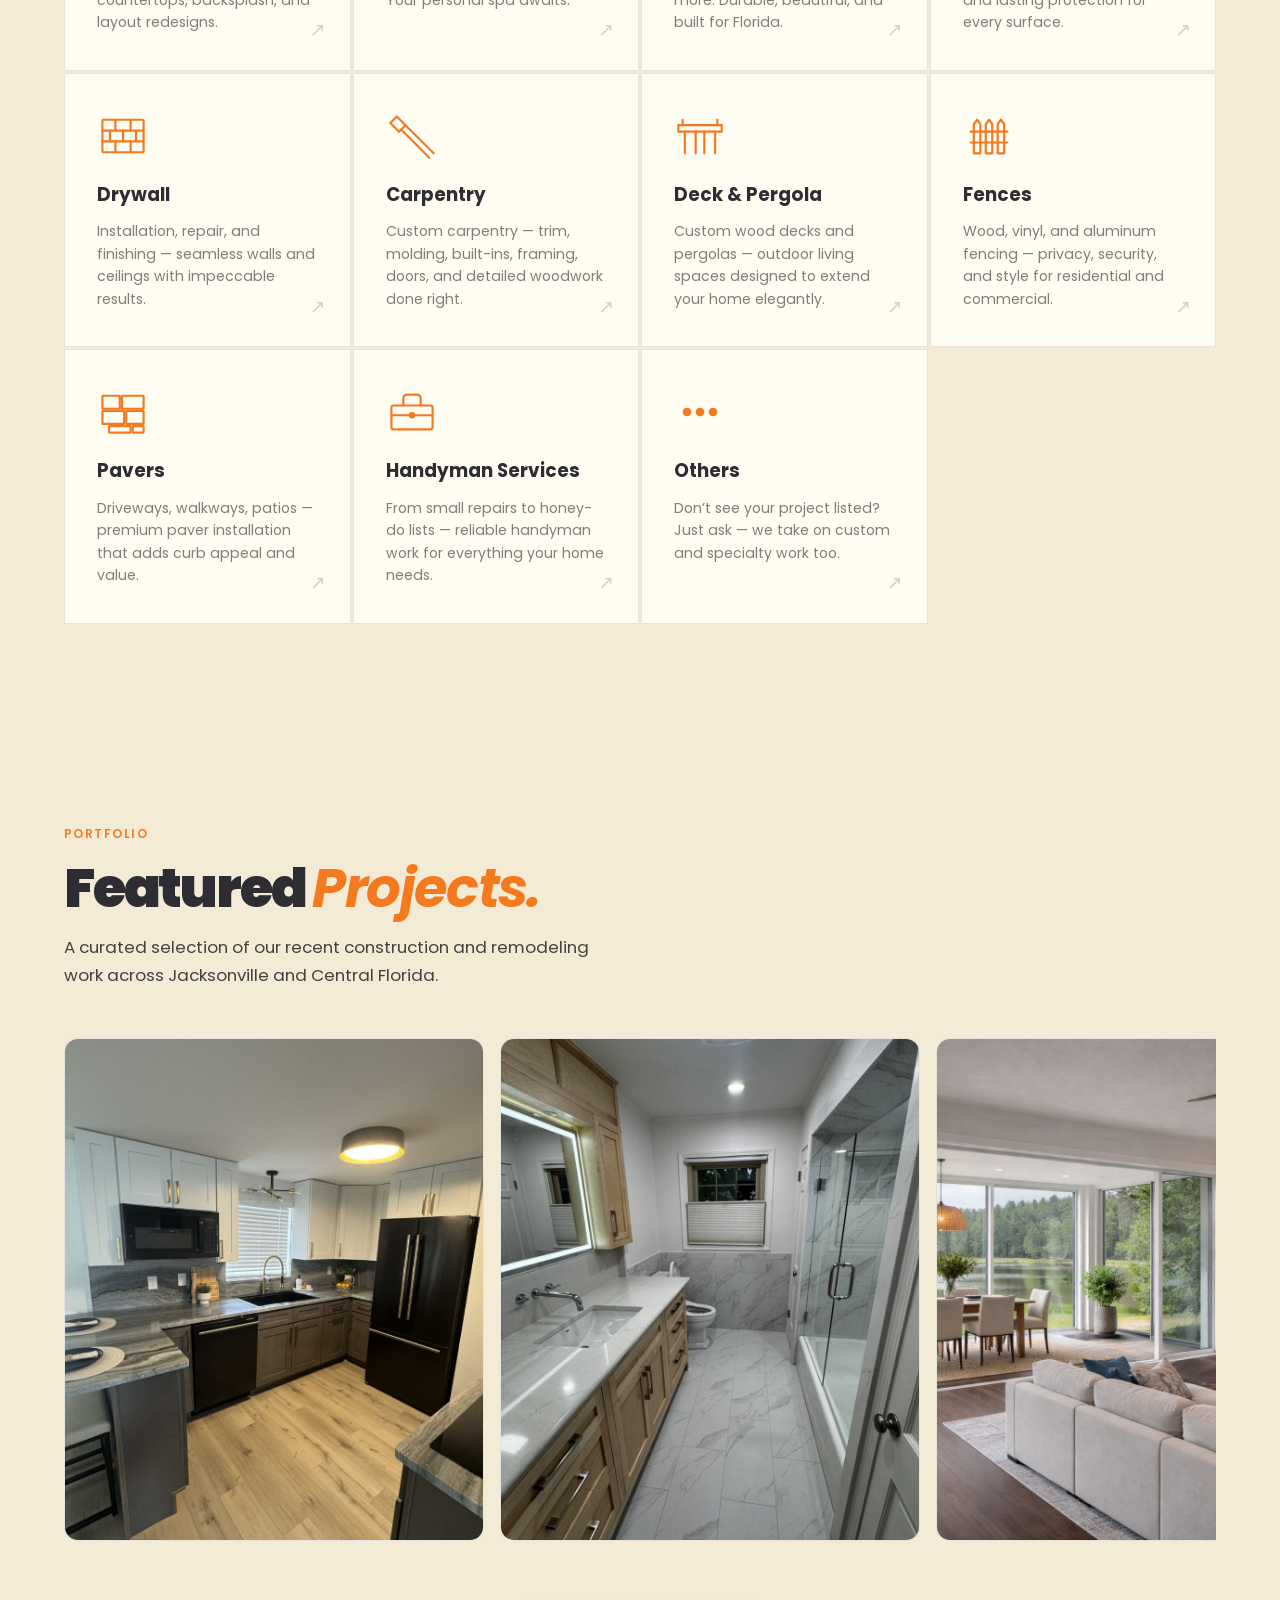
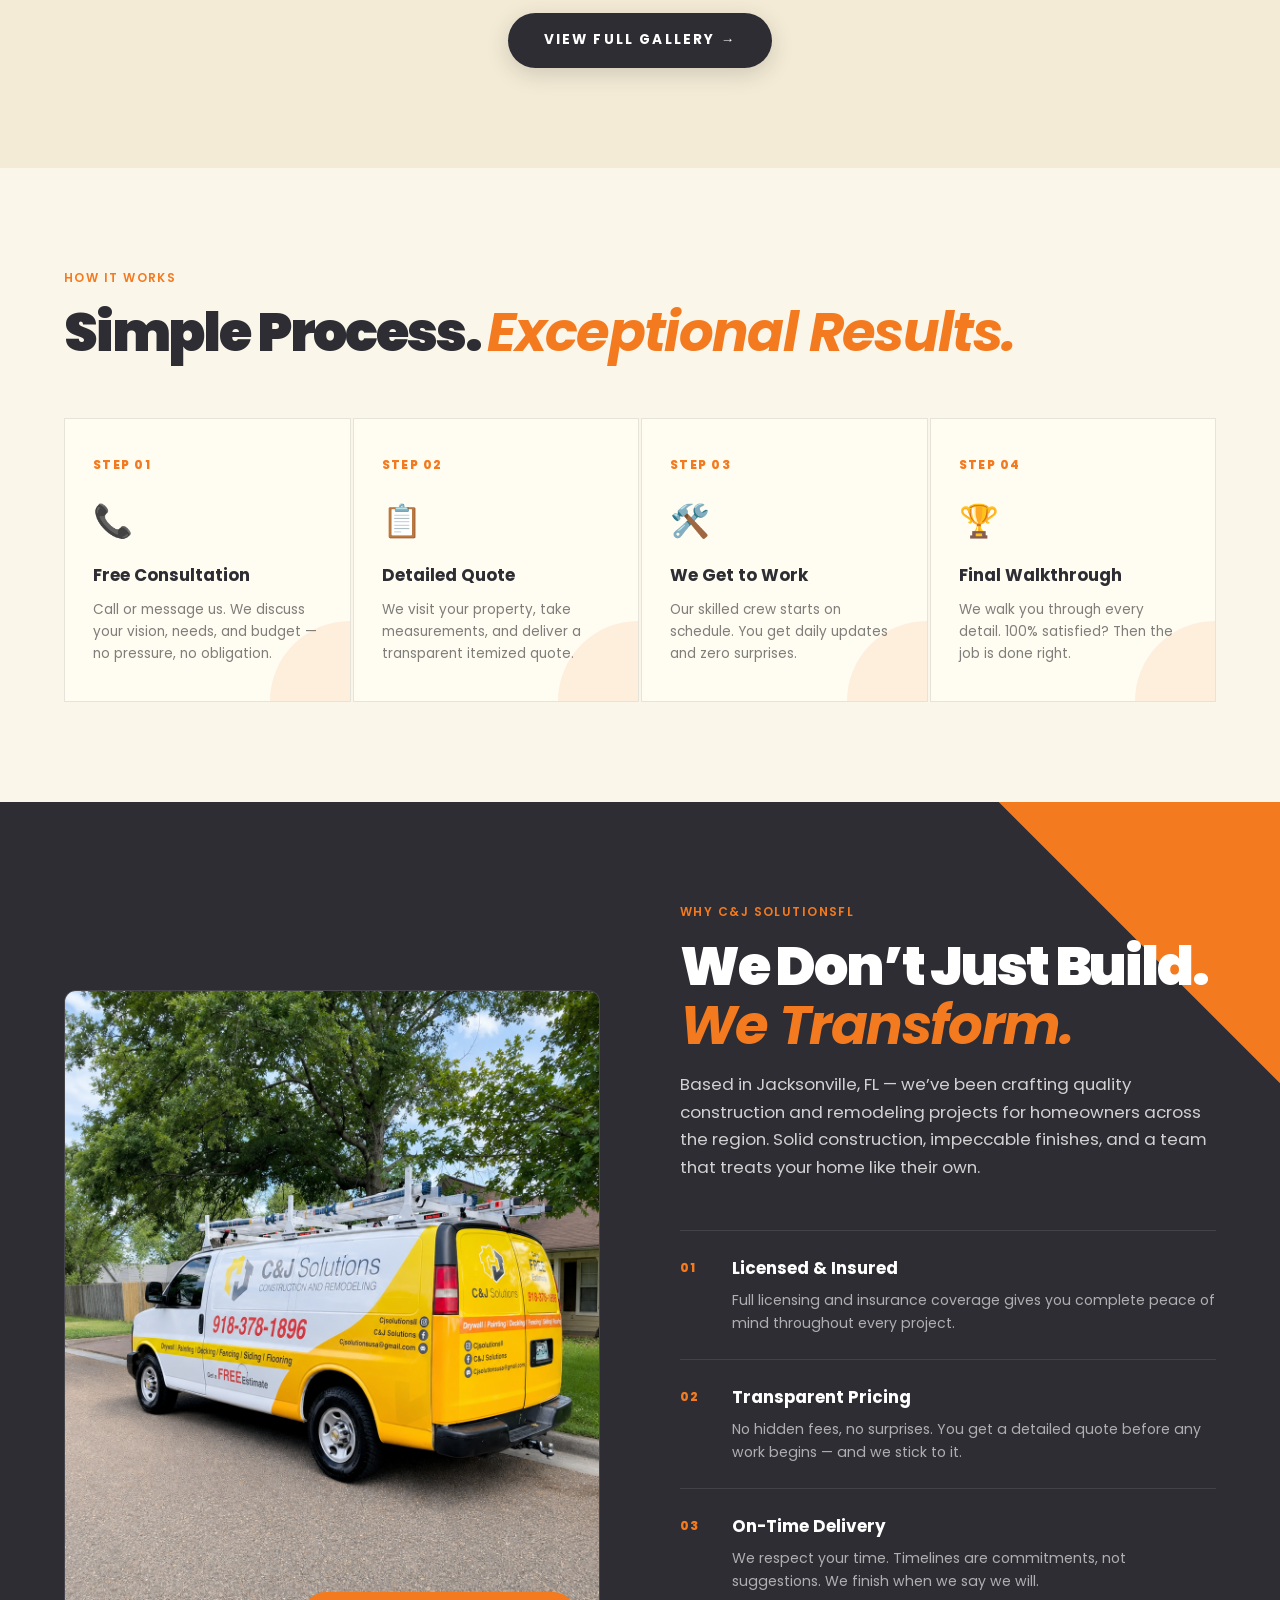
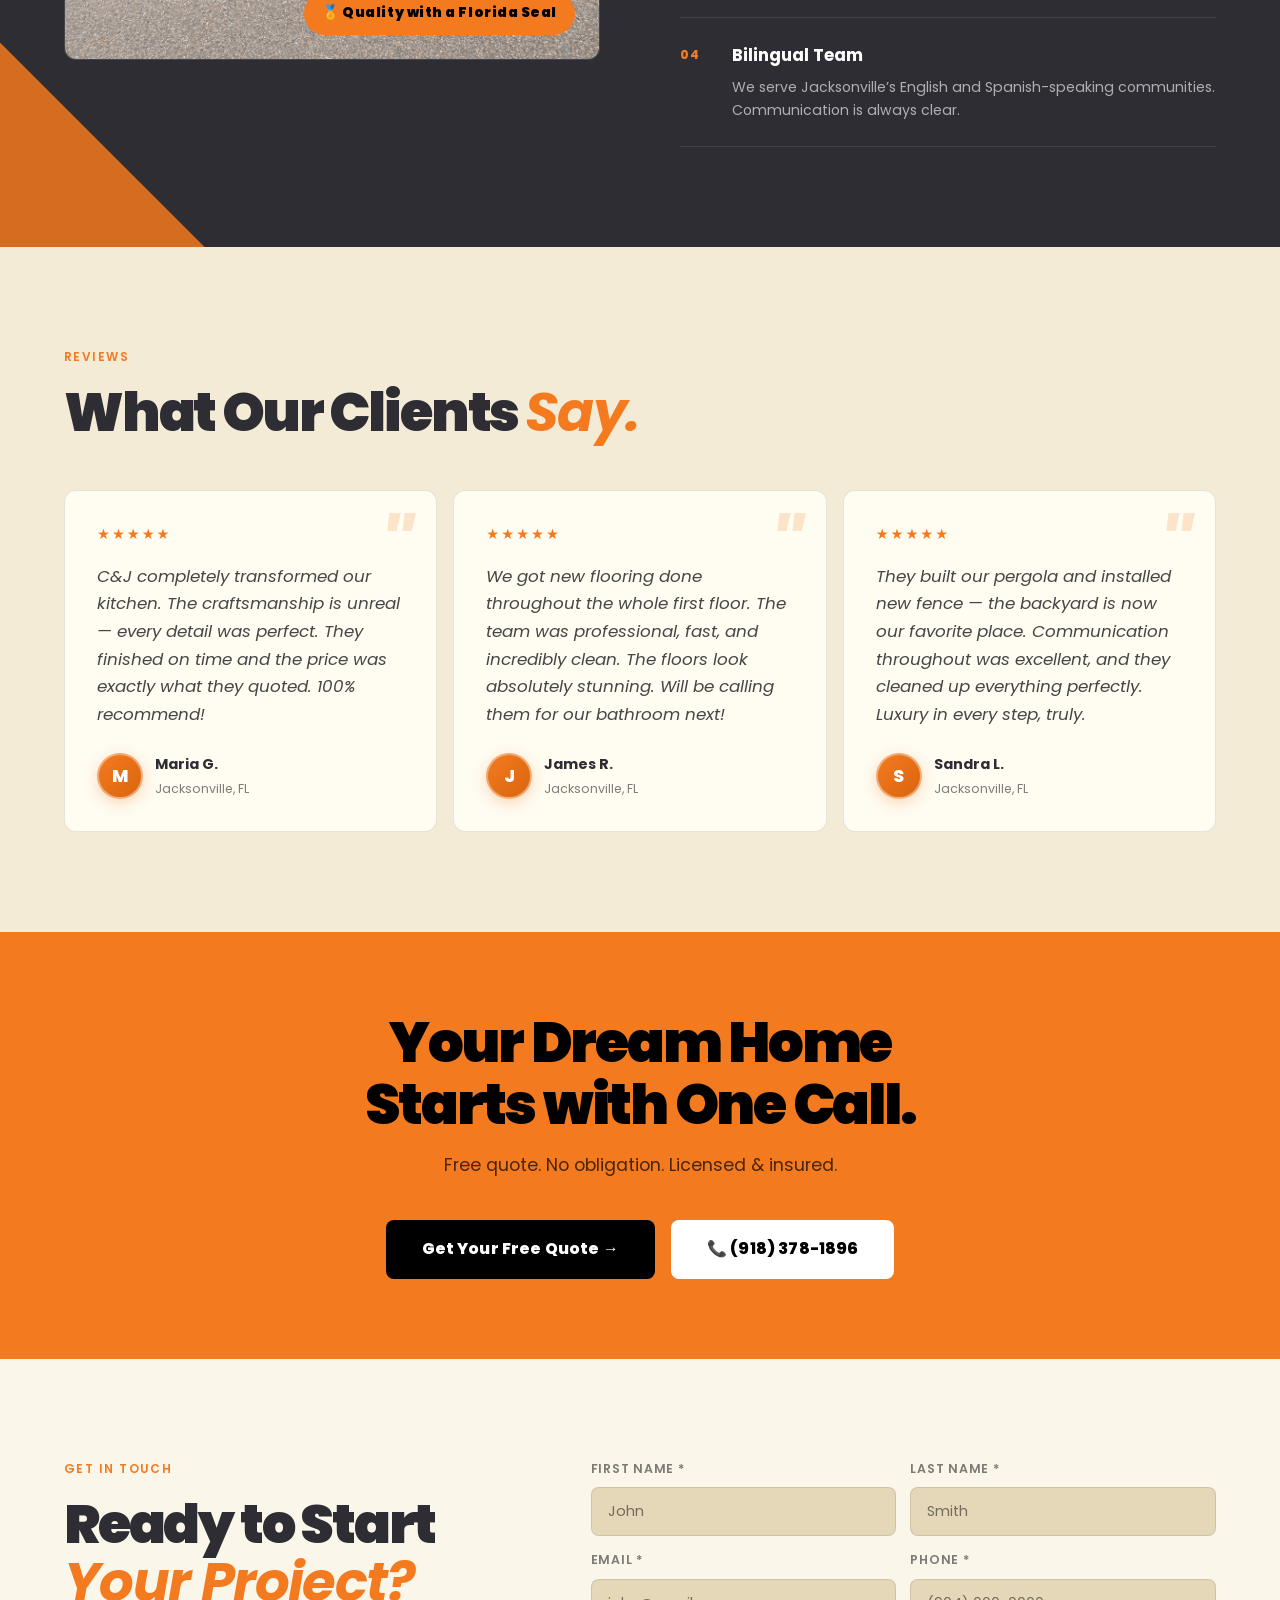
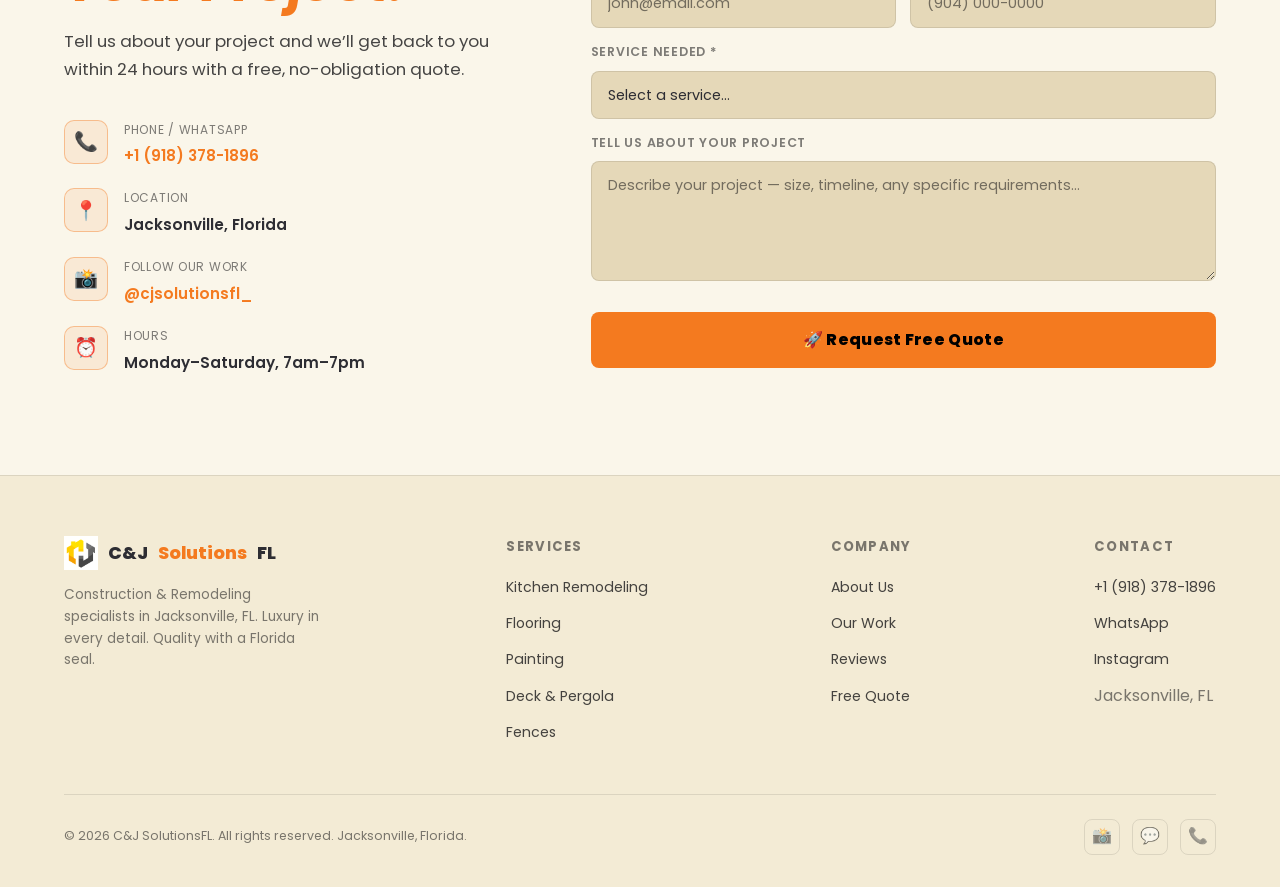
<file: modelo-1.1/index.html>
<!DOCTYPE html>
<html lang="en">
<head>
  <meta charset="UTF-8" />
  <meta name="viewport" content="width=device-width, initial-scale=1.0" />
  <title>C&amp;J SolutionsFL | Construction &amp; Remodeling — Jacksonville, FL</title>
  <meta name="description" content="C&J SolutionsFL — Premier construction and remodeling company in Jacksonville, Florida. LVP flooring, kitchen remodeling, exterior paint, fencing, pergolas, and more. Quality with a Florida seal." />
  <meta name="keywords" content="construction remodeling Jacksonville FL, LVP flooring Jacksonville, kitchen remodeling Florida, exterior paint Jacksonville, fence contractor Florida, home addition Jacksonville" />
  <!-- Open Graph -->
  <meta property="og:title" content="C&J SolutionsFL | Construction &amp; Remodeling" />
  <meta property="og:description" content="Premium construction and remodeling in Jacksonville, FL. Quality with a Florida seal." />
  <meta property="og:type" content="website" />
  <!-- Fonts -->
  <link rel="preconnect" href="https://fonts.googleapis.com" />
  <link rel="preconnect" href="https://fonts.gstatic.com" crossorigin />
  <link href="https://fonts.googleapis.com/css2?family=Poppins:ital,wght@0,300;0,400;0,500;0,600;0,700;0,800;0,900;1,400;1,500;1,600;1,700&display=swap" rel="stylesheet" />
  <link rel="icon" type="image/png" href="/assets/img/logo-icon.png" />
  <link rel="stylesheet" href="css/styles.css?v=m1.1-mobilelogo" />
</head>
<body>

<!-- GRAIN -->
<div class="grain" aria-hidden="true"></div>

<!-- CUSTOM CURSOR -->
<div class="cursor" aria-hidden="true">
  <div class="cursor-dot"></div>
</div>
<div class="cursor" aria-hidden="true">
  <div class="cursor-ring"></div>
</div>

<!-- WHATSAPP FLOAT -->
<a class="wa-float" href="https://wa.me/19183781896" target="_blank" rel="noopener" aria-label="WhatsApp C&amp;J SolutionsFL">
  💬
</a>

<!-- ══════════════════════════════════════════════
     NAVIGATION
════════════════════════════════════════════════ -->
<nav id="nav" role="navigation" aria-label="Main navigation">
  <a class="nav-logo nav-logo-img-only" href="#hero" aria-label="C&J SolutionsFL Home">
    <img src="/assets/img/logo-horiz.png" alt="C&J SolutionsFL — Construction and Remodeling" />
  </a>

  <ul class="nav-links" role="list">
    <li><a href="#services" data-i18n="nav.services">Services</a></li>
    <li><a href="#showcase" data-i18n="nav.work">Our Work</a></li>
    <li><a href="#whyus" data-i18n="nav.about">About</a></li>
    <li><a href="#testimonials" data-i18n="nav.reviews">Reviews</a></li>
    <li><a href="#contact" data-i18n="nav.contact">Contact</a></li>
  </ul>

  <div class="lang-switch" role="group" aria-label="Language switcher">
    <button type="button" data-lang="en" class="active">EN</button>
    <span class="sep">/</span>
    <button type="button" data-lang="es">ES</button>
  </div>

  <a class="btn-nav" href="#contact" data-i18n="nav.cta">Free Quote</a>

  <button class="nav-hamburger" aria-label="Open menu" aria-expanded="false">
    <span></span><span></span><span></span>
  </button>
</nav>

<!-- Mobile menu -->
<nav class="nav-mobile" aria-label="Mobile navigation">
  <a href="#services" data-i18n="nav.services">Services</a>
  <a href="#showcase" data-i18n="nav.work">Our Work</a>
  <a href="#whyus" data-i18n="nav.aboutLong">About Us</a>
  <a href="#testimonials" data-i18n="nav.reviews">Reviews</a>
  <a href="#contact" data-i18n="nav.contact">Contact</a>
  <div class="lang-switch lang-switch-mobile" role="group" aria-label="Language switcher">
    <button type="button" data-lang="en" class="active">EN</button>
    <span class="sep">/</span>
    <button type="button" data-lang="es">ES</button>
  </div>
  <a class="btn-mobile" href="#contact" data-i18n="nav.ctaLong">Get a Free Quote →</a>
</nav>

<!-- ══════════════════════════════════════════════
     HERO
════════════════════════════════════════════════ -->
<section id="hero" role="banner">
  <div class="hero-bg" aria-hidden="true">
    <div class="hero-mesh"></div>
    <div class="hero-grid-lines"></div>
  </div>

  <div class="hero-inner">
    <div class="hero-kicker reveal" data-i18n="hero.kicker">
      📍 Jacksonville, Florida
    </div>

    <h1 class="hero-title reveal" data-delay="1" data-i18n="hero.title">
      We Build Your
      <span class="accent"> Dream Home.</span>
      <span class="line2">We Build to Last.</span>
    </h1>

    <p class="hero-sub reveal" data-delay="2" data-i18n="hero.sub">
      Construction &amp; remodeling experts in Jacksonville, FL. From flooring and kitchen makeovers to fences, decks, pergolas, and full home additions — <strong>luxury in every detail.</strong>
    </p>

    <div class="hero-actions reveal" data-delay="3">
      <a class="btn-primary" href="#contact" data-i18n="hero.btnPrimary">
        🛠️ Get a Free Quote
      </a>
      <a class="btn-ghost" href="#showcase" data-i18n="hero.btnGhost">
        📸 See Our Work
      </a>
    </div>

    <div class="hero-stats reveal" data-delay="4" aria-label="Company statistics">
      <div class="hero-stat">
        <span class="num" data-count="5" data-suffix="+">5+</span>
        <span class="label" data-i18n="hero.stat1">Years Experience</span>
      </div>
      <div class="hero-stat">
        <span class="num" data-count="300" data-suffix="+">300+</span>
        <span class="label" data-i18n="hero.stat2">Projects Completed</span>
      </div>
      <div class="hero-stat">
        <span class="num" data-count="100" data-suffix="%">100%</span>
        <span class="label" data-i18n="hero.stat3">Satisfaction</span>
      </div>
      <div class="hero-stat">
        <span class="num" data-count="5" data-suffix="★">5★</span>
        <span class="label" data-i18n="hero.stat4">Rated</span>
      </div>
    </div>
  </div>

  <div class="scroll-down" aria-hidden="true">
    <span data-i18n="hero.scroll">Scroll</span>
    <div class="arrow">↓</div>
  </div>
</section>

<!-- ══════════════════════════════════════════════
     MARQUEE
════════════════════════════════════════════════ -->
<div class="marquee-section" aria-hidden="true">
  <div class="marquee-track">
    <!-- Set 1 -->
    <span class="marquee-item"><span class="dot"></span><span data-i18n="srv.kitchen">Kitchen Remodeling</span></span>
    <span class="marquee-item"><span class="dot"></span><span data-i18n="srv.bathroom">Bathroom Remodeling</span></span>
    <span class="marquee-item"><span class="dot"></span><span data-i18n="srv.flooring">Flooring</span></span>
    <span class="marquee-item"><span class="dot"></span><span data-i18n="srv.painting">Painting</span></span>
    <span class="marquee-item"><span class="dot"></span><span data-i18n="srv.drywall">Drywall</span></span>
    <span class="marquee-item"><span class="dot"></span><span data-i18n="srv.carpentry">Carpentry</span></span>
    <span class="marquee-item"><span class="dot"></span><span data-i18n="srv.deck">Deck &amp; Pergola</span></span>
    <span class="marquee-item"><span class="dot"></span><span data-i18n="srv.fences">Fences</span></span>
    <span class="marquee-item"><span class="dot"></span><span data-i18n="srv.pavers">Pavers</span></span>
    <span class="marquee-item"><span class="dot"></span><span data-i18n="srv.handyman">Handyman Services</span></span>
    <span class="marquee-item"><span class="dot"></span><span data-i18n="srv.others">Others</span></span>
    <!-- Set 2 (duplicate for seamless loop) -->
    <span class="marquee-item"><span class="dot"></span><span data-i18n="srv.kitchen">Kitchen Remodeling</span></span>
    <span class="marquee-item"><span class="dot"></span><span data-i18n="srv.bathroom">Bathroom Remodeling</span></span>
    <span class="marquee-item"><span class="dot"></span><span data-i18n="srv.flooring">Flooring</span></span>
    <span class="marquee-item"><span class="dot"></span><span data-i18n="srv.painting">Painting</span></span>
    <span class="marquee-item"><span class="dot"></span><span data-i18n="srv.drywall">Drywall</span></span>
    <span class="marquee-item"><span class="dot"></span><span data-i18n="srv.carpentry">Carpentry</span></span>
    <span class="marquee-item"><span class="dot"></span><span data-i18n="srv.deck">Deck &amp; Pergola</span></span>
    <span class="marquee-item"><span class="dot"></span><span data-i18n="srv.fences">Fences</span></span>
    <span class="marquee-item"><span class="dot"></span><span data-i18n="srv.pavers">Pavers</span></span>
    <span class="marquee-item"><span class="dot"></span><span data-i18n="srv.handyman">Handyman Services</span></span>
    <span class="marquee-item"><span class="dot"></span><span data-i18n="srv.others">Others</span></span>
  </div>
</div>

<!-- ══════════════════════════════════════════════
     SERVICES
════════════════════════════════════════════════ -->
<section id="services">
  <div class="container">
    <div class="services-header">
      <div>
        <p class="section-label reveal" data-i18n="services.label">What We Do</p>
        <h2 class="section-title reveal" data-delay="1" data-i18n="services.title">
          Full-Scope <span class="accent">Remodeling</span><br>
          &amp; Construction
        </h2>
      </div>
      <p class="section-sub reveal" data-delay="2" data-i18n="services.sub">
        From flooring and painting to full home additions — we handle it all. Licensed, insured, and based in Jacksonville, FL.
      </p>
    </div>

    <div class="services-grid">

      <div class="service-card reveal" data-delay="1">
        <span class="service-icon" aria-hidden="true">
          <svg viewBox="0 0 48 48" fill="none" stroke="currentColor" stroke-width="2" stroke-linecap="round" stroke-linejoin="round">
            <rect x="7" y="12" width="34" height="28" rx="2"/>
            <line x1="7" y1="21" x2="41" y2="21"/>
            <circle cx="15" cy="16.5" r="1.2" fill="currentColor"/>
            <circle cx="24" cy="16.5" r="1.2" fill="currentColor"/>
            <circle cx="33" cy="16.5" r="1.2" fill="currentColor"/>
            <rect x="13" y="26" width="22" height="10" rx="1"/>
            <line x1="20" y1="29" x2="20" y2="33"/>
            <line x1="28" y1="29" x2="28" y2="33"/>
          </svg>
        </span>
        <h3 class="service-name" data-i18n="srv.kitchen">Kitchen Remodeling</h3>
        <p class="service-desc" data-i18n="srv.kitchen.desc">Complete kitchen transformations — cabinetry, countertops, backsplash, and layout redesigns.</p>
        <span class="service-arrow" aria-hidden="true">↗</span>
      </div>

      <div class="service-card reveal" data-delay="2">
        <span class="service-icon" aria-hidden="true">
          <svg viewBox="0 0 48 48" fill="none" stroke="currentColor" stroke-width="2" stroke-linecap="round" stroke-linejoin="round">
            <path d="M5 22 H43 V31 Q43 36 38 36 H10 Q5 36 5 31 Z"/>
            <line x1="10" y1="22" x2="10" y2="14"/>
            <circle cx="10" cy="11.5" r="2.5"/>
            <line x1="13" y1="38" x2="13" y2="42"/>
            <line x1="35" y1="38" x2="35" y2="42"/>
          </svg>
        </span>
        <h3 class="service-name" data-i18n="srv.bathroom">Bathroom Remodeling</h3>
        <p class="service-desc" data-i18n="srv.bathroom.desc">Full bath renovations — tile, vanities, showers, and flooring. Your personal spa awaits.</p>
        <span class="service-arrow" aria-hidden="true">↗</span>
      </div>

      <div class="service-card reveal" data-delay="3">
        <span class="service-icon" aria-hidden="true">
          <svg viewBox="0 0 48 48" fill="none" stroke="currentColor" stroke-width="2" stroke-linecap="round" stroke-linejoin="round">
            <rect x="5" y="9" width="38" height="9" rx="1.5"/>
            <rect x="5" y="19.5" width="38" height="9" rx="1.5"/>
            <rect x="5" y="30" width="38" height="9" rx="1.5"/>
            <line x1="20" y1="9" x2="20" y2="18"/>
            <line x1="30" y1="19.5" x2="30" y2="28.5"/>
            <line x1="16" y1="30" x2="16" y2="39"/>
          </svg>
        </span>
        <h3 class="service-name" data-i18n="srv.flooring">Flooring</h3>
        <p class="service-desc" data-i18n="srv.flooring.desc">All types of flooring — LVP, hardwood, tile, laminate, and more. Durable, beautiful, and built for Florida.</p>
        <span class="service-arrow" aria-hidden="true">↗</span>
      </div>

      <div class="service-card reveal" data-delay="1">
        <span class="service-icon" aria-hidden="true">
          <svg viewBox="0 0 48 48" fill="none" stroke="currentColor" stroke-width="2" stroke-linecap="round" stroke-linejoin="round">
            <rect x="5" y="9" width="32" height="11" rx="2"/>
            <line x1="37" y1="14.5" x2="42" y2="14.5"/>
            <path d="M21 20 V25 H17 V40 H29 V25 H25 V20"/>
            <line x1="20" y1="32" x2="26" y2="32"/>
          </svg>
        </span>
        <h3 class="service-name" data-i18n="srv.painting">Painting</h3>
        <p class="service-desc" data-i18n="srv.painting.desc">Interior and exterior painting — clean lines, premium finishes, and lasting protection for every surface.</p>
        <span class="service-arrow" aria-hidden="true">↗</span>
      </div>

      <div class="service-card reveal" data-delay="2">
        <span class="service-icon" aria-hidden="true">
          <svg viewBox="0 0 48 48" fill="none" stroke="currentColor" stroke-width="2" stroke-linecap="round" stroke-linejoin="round">
            <rect x="5" y="9" width="38" height="30" rx="1"/>
            <line x1="5" y1="19" x2="43" y2="19"/>
            <line x1="5" y1="29" x2="43" y2="29"/>
            <line x1="17" y1="9" x2="17" y2="19"/>
            <line x1="31" y1="9" x2="31" y2="19"/>
            <line x1="12" y1="19" x2="12" y2="29"/>
            <line x1="24" y1="19" x2="24" y2="29"/>
            <line x1="36" y1="19" x2="36" y2="29"/>
            <line x1="17" y1="29" x2="17" y2="39"/>
            <line x1="31" y1="29" x2="31" y2="39"/>
          </svg>
        </span>
        <h3 class="service-name" data-i18n="srv.drywall">Drywall</h3>
        <p class="service-desc" data-i18n="srv.drywall.desc">Installation, repair, and finishing — seamless walls and ceilings with impeccable results.</p>
        <span class="service-arrow" aria-hidden="true">↗</span>
      </div>

      <div class="service-card reveal" data-delay="3">
        <span class="service-icon" aria-hidden="true">
          <svg viewBox="0 0 48 48" fill="none" stroke="currentColor" stroke-width="2" stroke-linecap="round" stroke-linejoin="round">
            <path d="M10 6 L18 14 L12 20 L4 12 Z"/>
            <line x1="14" y1="18" x2="40" y2="44"/>
            <line x1="18" y1="14" x2="44" y2="40"/>
          </svg>
        </span>
        <h3 class="service-name" data-i18n="srv.carpentry">Carpentry</h3>
        <p class="service-desc" data-i18n="srv.carpentry.desc">Custom carpentry — trim, molding, built-ins, framing, doors, and detailed woodwork done right.</p>
        <span class="service-arrow" aria-hidden="true">↗</span>
      </div>

      <div class="service-card reveal" data-delay="1">
        <span class="service-icon" aria-hidden="true">
          <svg viewBox="0 0 48 48" fill="none" stroke="currentColor" stroke-width="2" stroke-linecap="round" stroke-linejoin="round">
            <path d="M4 14 H44 V20 H4 Z"/>
            <line x1="10" y1="20" x2="10" y2="40"/>
            <line x1="20" y1="20" x2="20" y2="40"/>
            <line x1="28" y1="20" x2="28" y2="40"/>
            <line x1="38" y1="20" x2="38" y2="40"/>
            <line x1="8" y1="14" x2="8" y2="9"/>
            <line x1="40" y1="14" x2="40" y2="9"/>
          </svg>
        </span>
        <h3 class="service-name" data-i18n="srv.deck">Deck &amp; Pergola</h3>
        <p class="service-desc" data-i18n="srv.deck.desc">Custom wood decks and pergolas — outdoor living spaces designed to extend your home elegantly.</p>
        <span class="service-arrow" aria-hidden="true">↗</span>
      </div>

      <div class="service-card reveal" data-delay="2">
        <span class="service-icon" aria-hidden="true">
          <svg viewBox="0 0 48 48" fill="none" stroke="currentColor" stroke-width="2" stroke-linecap="round" stroke-linejoin="round">
            <path d="M10 13 L13 9 L16 13 V40 H10 Z"/>
            <path d="M21 13 L24 9 L27 13 V40 H21 Z"/>
            <path d="M32 13 L35 9 L38 13 V40 H32 Z"/>
            <line x1="7" y1="20" x2="41" y2="20"/>
            <line x1="7" y1="30" x2="41" y2="30"/>
          </svg>
        </span>
        <h3 class="service-name" data-i18n="srv.fences">Fences</h3>
        <p class="service-desc" data-i18n="srv.fences.desc">Wood, vinyl, and aluminum fencing — privacy, security, and style for residential and commercial.</p>
        <span class="service-arrow" aria-hidden="true">↗</span>
      </div>

      <div class="service-card reveal" data-delay="3">
        <span class="service-icon" aria-hidden="true">
          <svg viewBox="0 0 48 48" fill="none" stroke="currentColor" stroke-width="2" stroke-linecap="round" stroke-linejoin="round">
            <rect x="5" y="9" width="16" height="12" rx="0.5"/>
            <rect x="23" y="9" width="20" height="12" rx="0.5"/>
            <rect x="5" y="23" width="20" height="12" rx="0.5"/>
            <rect x="27" y="23" width="16" height="12" rx="0.5"/>
            <rect x="11" y="37" width="20" height="6" rx="0.5"/>
            <rect x="33" y="37" width="10" height="6" rx="0.5"/>
          </svg>
        </span>
        <h3 class="service-name" data-i18n="srv.pavers">Pavers</h3>
        <p class="service-desc" data-i18n="srv.pavers.desc">Driveways, walkways, patios — premium paver installation that adds curb appeal and value.</p>
        <span class="service-arrow" aria-hidden="true">↗</span>
      </div>

      <div class="service-card reveal" data-delay="1">
        <span class="service-icon" aria-hidden="true">
          <svg viewBox="0 0 48 48" fill="none" stroke="currentColor" stroke-width="2" stroke-linecap="round" stroke-linejoin="round">
            <rect x="5" y="18" width="38" height="22" rx="2"/>
            <path d="M16 18 V12 Q16 8 20 8 H28 Q32 8 32 12 V18"/>
            <line x1="5" y1="27" x2="43" y2="27"/>
            <circle cx="24" cy="27" r="2" fill="currentColor"/>
          </svg>
        </span>
        <h3 class="service-name" data-i18n="srv.handyman">Handyman Services</h3>
        <p class="service-desc" data-i18n="srv.handyman.desc">From small repairs to honey-do lists — reliable handyman work for everything your home needs.</p>
        <span class="service-arrow" aria-hidden="true">↗</span>
      </div>

      <div class="service-card reveal" data-delay="2">
        <span class="service-icon" aria-hidden="true">
          <svg viewBox="0 0 48 48" fill="none" stroke="currentColor" stroke-width="2" stroke-linecap="round" stroke-linejoin="round">
            <circle cx="12" cy="24" r="3" fill="currentColor"/>
            <circle cx="24" cy="24" r="3" fill="currentColor"/>
            <circle cx="36" cy="24" r="3" fill="currentColor"/>
          </svg>
        </span>
        <h3 class="service-name" data-i18n="srv.others">Others</h3>
        <p class="service-desc" data-i18n="srv.others.desc">Don't see your project listed? Just ask — we take on custom and specialty work too.</p>
        <span class="service-arrow" aria-hidden="true">↗</span>
      </div>

    </div>
  </div>
</section>

<!-- ══════════════════════════════════════════════
     SHOWCASE
════════════════════════════════════════════════ -->
<section id="showcase">
  <div class="container">
    <div class="showcase-header">
      <p class="section-label reveal" data-i18n="portfolio.label">Portfolio</p>
      <h2 class="section-title reveal" data-delay="1" data-i18n="portfolio.title">
        Featured <span class="accent">Projects.</span>
      </h2>
      <p class="section-sub reveal" data-delay="2" data-i18n="portfolio.sub">A curated selection of our recent construction and remodeling work across Jacksonville and Central Florida.</p>
    </div>
  </div>

  <!-- Scrollable showcase — add your own photos by replacing the placeholder divs with <img> tags -->
  <div class="showcase-scroll" role="list" aria-label="Project portfolio">

    <div class="showcase-card has-photo" role="listitem">
      <div class="ba-wrap" style="background-image: url('/assets/img/projects/8.jpg');"></div>
    </div>

    <div class="showcase-card has-photo" role="listitem">
      <div class="ba-wrap" style="background-image: url('/assets/img/projects/2.jpg');"></div>
    </div>

    <div class="showcase-card has-photo" role="listitem">
      <div class="ba-wrap" style="background-image: url('/assets/img/projects/5.jpg');"></div>
    </div>

    <div class="showcase-card has-photo" role="listitem">
      <div class="ba-wrap" style="background-image: url('/assets/img/projects/7.jpg');"></div>
    </div>

    <div class="showcase-card has-photo" role="listitem">
      <div class="ba-wrap" style="background-image: url('/assets/img/projects/10.jpg');"></div>
    </div>

    <div class="showcase-card has-photo" role="listitem">
      <div class="ba-wrap" style="background-image: url('/assets/img/projects/3.jpg');"></div>
    </div>

  </div>

  <div class="showcase-cta-wrap">
    <a class="btn-view-more" href="gallery.html" data-i18n="portfolio.viewMore">View Full Gallery →</a>
  </div>
</section>

<!-- ══════════════════════════════════════════════
     PROCESS
════════════════════════════════════════════════ -->
<section id="process">
  <div class="container">
    <p class="section-label reveal" data-i18n="process.label">How It Works</p>
    <h2 class="section-title reveal" data-delay="1" data-i18n="process.title">
      Simple Process. <span class="accent">Exceptional Results.</span>
    </h2>

    <div class="process-steps">
      <div class="process-step reveal" data-delay="1">
        <div class="step-num" data-i18n="process.s1.num">STEP 01</div>
        <div class="step-icon" aria-hidden="true">📞</div>
        <h3 class="step-title" data-i18n="process.s1.title">Free Consultation</h3>
        <p class="step-desc" data-i18n="process.s1.desc">Call or message us. We discuss your vision, needs, and budget — no pressure, no obligation.</p>
      </div>

      <div class="process-step reveal" data-delay="2">
        <div class="step-num" data-i18n="process.s2.num">STEP 02</div>
        <div class="step-icon" aria-hidden="true">📋</div>
        <h3 class="step-title" data-i18n="process.s2.title">Detailed Quote</h3>
        <p class="step-desc" data-i18n="process.s2.desc">We visit your property, take measurements, and deliver a transparent itemized quote.</p>
      </div>

      <div class="process-step reveal" data-delay="3">
        <div class="step-num" data-i18n="process.s3.num">STEP 03</div>
        <div class="step-icon" aria-hidden="true">🛠️</div>
        <h3 class="step-title" data-i18n="process.s3.title">We Get to Work</h3>
        <p class="step-desc" data-i18n="process.s3.desc">Our skilled crew starts on schedule. You get daily updates and zero surprises.</p>
      </div>

      <div class="process-step reveal" data-delay="4">
        <div class="step-num" data-i18n="process.s4.num">STEP 04</div>
        <div class="step-icon" aria-hidden="true">🏆</div>
        <h3 class="step-title" data-i18n="process.s4.title">Final Walkthrough</h3>
        <p class="step-desc" data-i18n="process.s4.desc">We walk you through every detail. 100% satisfied? Then the job is done right.</p>
      </div>
    </div>
  </div>
</section>

<!-- ══════════════════════════════════════════════
     WHY US
════════════════════════════════════════════════ -->
<section id="whyus">
  <div class="container">
    <div class="whyus-wrap">

      <div class="whyus-visual reveal">
        <img src="/assets/img/whyus-van.png" alt="C&J SolutionsFL branded company van" class="whyus-photo" />
        <div class="whyus-visual-badge" data-i18n="whyus.badge">🏅 Quality with a Florida Seal</div>
      </div>

      <div>
        <p class="section-label reveal" data-i18n="whyus.label">Why C&amp;J SolutionsFL</p>
        <h2 class="section-title reveal" data-delay="1" data-i18n="whyus.title">
          We Don't Just Build.<br>
          <span class="accent">We Transform.</span>
        </h2>
        <p class="section-sub reveal" data-delay="2" data-i18n="whyus.sub">
          Based in Jacksonville, FL — we've been crafting quality construction and remodeling projects for homeowners across the region. Solid construction, impeccable finishes, and a team that treats your home like their own.
        </p>

        <div class="pillars">
          <div class="pillar reveal" data-delay="1">
            <span class="pillar-num">01</span>
            <div class="pillar-content">
              <h3 class="pillar-title" data-i18n="whyus.p1.title">Licensed &amp; Insured</h3>
              <p class="pillar-text" data-i18n="whyus.p1.text">Full licensing and insurance coverage gives you complete peace of mind throughout every project.</p>
            </div>
          </div>
          <div class="pillar reveal" data-delay="2">
            <span class="pillar-num">02</span>
            <div class="pillar-content">
              <h3 class="pillar-title" data-i18n="whyus.p2.title">Transparent Pricing</h3>
              <p class="pillar-text" data-i18n="whyus.p2.text">No hidden fees, no surprises. You get a detailed quote before any work begins — and we stick to it.</p>
            </div>
          </div>
          <div class="pillar reveal" data-delay="3">
            <span class="pillar-num">03</span>
            <div class="pillar-content">
              <h3 class="pillar-title" data-i18n="whyus.p3.title">On-Time Delivery</h3>
              <p class="pillar-text" data-i18n="whyus.p3.text">We respect your time. Timelines are commitments, not suggestions. We finish when we say we will.</p>
            </div>
          </div>
          <div class="pillar reveal" data-delay="4">
            <span class="pillar-num">04</span>
            <div class="pillar-content">
              <h3 class="pillar-title" data-i18n="whyus.p4.title">Bilingual Team</h3>
              <p class="pillar-text" data-i18n="whyus.p4.text">We serve Jacksonville's English and Spanish-speaking communities. Communication is always clear.</p>
            </div>
          </div>
        </div>
      </div>

    </div>
  </div>
</section>

<!-- ══════════════════════════════════════════════
     TESTIMONIALS
════════════════════════════════════════════════ -->
<section id="testimonials">
  <div class="container">
    <p class="section-label reveal" data-i18n="reviews.label">Reviews</p>
    <h2 class="section-title reveal" data-delay="1" data-i18n="reviews.title">
      What Our Clients <span class="accent">Say.</span>
    </h2>

    <div class="testimonials-grid">

      <div class="testimonial-card reveal" data-delay="1">
        <div class="t-quote-icon" aria-hidden="true">"</div>
        <div class="t-stars" aria-label="5 stars">★★★★★</div>
        <p class="t-text" data-i18n="reviews.r1.text">C&J completely transformed our kitchen. The craftsmanship is unreal — every detail was perfect. They finished on time and the price was exactly what they quoted. 100% recommend!</p>
        <div class="t-author">
          <div class="t-avatar" aria-hidden="true">M</div>
          <div>
            <p class="t-name">Maria G.</p>
            <p class="t-location">Jacksonville, FL</p>
          </div>
        </div>
      </div>

      <div class="testimonial-card reveal" data-delay="2">
        <div class="t-quote-icon" aria-hidden="true">"</div>
        <div class="t-stars" aria-label="5 stars">★★★★★</div>
        <p class="t-text" data-i18n="reviews.r2.text">We got new flooring done throughout the whole first floor. The team was professional, fast, and incredibly clean. The floors look absolutely stunning. Will be calling them for our bathroom next!</p>
        <div class="t-author">
          <div class="t-avatar" aria-hidden="true">J</div>
          <div>
            <p class="t-name">James R.</p>
            <p class="t-location">Jacksonville, FL</p>
          </div>
        </div>
      </div>

      <div class="testimonial-card reveal" data-delay="3">
        <div class="t-quote-icon" aria-hidden="true">"</div>
        <div class="t-stars" aria-label="5 stars">★★★★★</div>
        <p class="t-text" data-i18n="reviews.r3.text">They built our pergola and installed new fence — the backyard is now our favorite place. Communication throughout was excellent, and they cleaned up everything perfectly. Luxury in every step, truly.</p>
        <div class="t-author">
          <div class="t-avatar" aria-hidden="true">S</div>
          <div>
            <p class="t-name">Sandra L.</p>
            <p class="t-location">Jacksonville, FL</p>
          </div>
        </div>
      </div>

    </div>
  </div>
</section>

<!-- ══════════════════════════════════════════════
     CTA BANNER
════════════════════════════════════════════════ -->
<div id="cta-banner" role="complementary">
  <p class="banner-title reveal" data-i18n="cta.title">Your Dream Home<br>Starts with One Call.</p>
  <p class="banner-sub reveal" data-delay="1" data-i18n="cta.sub">Free quote. No obligation. Licensed &amp; insured.</p>
  <div style="display:flex;gap:16px;justify-content:center;flex-wrap:wrap;" class="reveal" data-delay="2">
    <a class="btn-dark" href="#contact" data-i18n="cta.btn1">Get Your Free Quote →</a>
    <a class="btn-dark" href="tel:+19183781896" style="background:#fff;color:#000;">📞 (918) 378-1896</a>
  </div>
</div>

<!-- ══════════════════════════════════════════════
     CONTACT
════════════════════════════════════════════════ -->
<section id="contact">
  <div class="container">
    <div class="contact-wrap">

      <div class="contact-info">
        <p class="section-label reveal" data-i18n="contact.label">Get In Touch</p>
        <h2 class="section-title reveal" data-delay="1" data-i18n="contact.title">
          Ready to Start<br><span class="accent">Your Project?</span>
        </h2>
        <p class="section-sub reveal" data-delay="2" data-i18n="contact.sub">
          Tell us about your project and we'll get back to you within 24 hours with a free, no-obligation quote.
        </p>

        <div class="contact-items">
          <div class="contact-item reveal" data-delay="1">
            <div class="c-icon" aria-hidden="true">📞</div>
            <div>
              <p class="c-label" data-i18n="contact.phoneLabel">Phone / WhatsApp</p>
              <p class="c-value"><a href="tel:+19183781896">+1 (918) 378-1896</a></p>
            </div>
          </div>
          <div class="contact-item reveal" data-delay="2">
            <div class="c-icon" aria-hidden="true">📍</div>
            <div>
              <p class="c-label" data-i18n="contact.locLabel">Location</p>
              <p class="c-value" data-i18n="contact.locValue">Jacksonville, Florida</p>
            </div>
          </div>
          <div class="contact-item reveal" data-delay="3">
            <div class="c-icon" aria-hidden="true">📸</div>
            <div>
              <p class="c-label" data-i18n="contact.followLabel">Follow Our Work</p>
              <p class="c-value"><a href="https://www.instagram.com/cjsolutionsfl_/" target="_blank" rel="noopener">@cjsolutionsfl_</a></p>
            </div>
          </div>
          <div class="contact-item reveal" data-delay="4">
            <div class="c-icon" aria-hidden="true">⏰</div>
            <div>
              <p class="c-label" data-i18n="contact.hoursLabel">Hours</p>
              <p class="c-value" data-i18n="contact.hoursValue">Monday–Saturday, 7am–7pm</p>
            </div>
          </div>
        </div>
      </div>

      <div class="contact-form reveal" data-delay="2">
        <form id="quote-form" action="#" method="POST" novalidate>
          <div class="form-row">
            <div class="form-group">
              <label for="fname" data-i18n="form.fname">First Name *</label>
              <input type="text" id="fname" name="fname" placeholder="John" required />
            </div>
            <div class="form-group">
              <label for="lname" data-i18n="form.lname">Last Name *</label>
              <input type="text" id="lname" name="lname" placeholder="Smith" required />
            </div>
          </div>
          <div class="form-row">
            <div class="form-group">
              <label for="email" data-i18n="form.email">Email *</label>
              <input type="email" id="email" name="email" placeholder="john@email.com" required />
            </div>
            <div class="form-group">
              <label for="phone" data-i18n="form.phone">Phone *</label>
              <input type="tel" id="phone" name="phone" placeholder="(904) 000-0000" required />
            </div>
          </div>
          <div class="form-group">
            <label for="service" data-i18n="form.service">Service Needed *</label>
            <select id="service" name="service" required>
              <option value="" disabled selected data-i18n="form.servicePh">Select a service...</option>
              <option value="kitchen" data-i18n="srv.kitchen">Kitchen Remodeling</option>
              <option value="bathroom" data-i18n="srv.bathroom">Bathroom Remodeling</option>
              <option value="flooring" data-i18n="srv.flooring">Flooring</option>
              <option value="painting" data-i18n="srv.painting">Painting</option>
              <option value="drywall" data-i18n="srv.drywall">Drywall</option>
              <option value="carpentry" data-i18n="srv.carpentry">Carpentry</option>
              <option value="deck" data-i18n="srv.deck">Deck &amp; Pergola</option>
              <option value="fences" data-i18n="srv.fences">Fences</option>
              <option value="pavers" data-i18n="srv.pavers">Pavers</option>
              <option value="handyman" data-i18n="srv.handyman">Handyman Services</option>
              <option value="other" data-i18n="srv.others">Others</option>
            </select>
          </div>
          <div class="form-group">
            <label for="message" data-i18n="form.message">Tell us about your project</label>
            <textarea id="message" name="message" data-i18n-placeholder="form.messagePh" placeholder="Describe your project — size, timeline, any specific requirements..."></textarea>
          </div>
          <button type="submit" class="form-submit" data-i18n="form.submit">🚀 Request Free Quote</button>
        </form>

        <div class="form-success" id="form-success" role="alert">
          <div class="check" aria-hidden="true">✅</div>
          <h3 data-i18n="form.success.title">Quote Request Sent!</h3>
          <p data-i18n="form.success.text">We'll contact you within 24 hours to discuss your project. Check your WhatsApp and email.</p>
        </div>
      </div>

    </div>
  </div>
</section>

<!-- ══════════════════════════════════════════════
     FOOTER
════════════════════════════════════════════════ -->
<footer id="footer" role="contentinfo">
  <div class="footer-top container">
    <div class="footer-brand">
      <div class="logo" aria-label="C&J SolutionsFL">
        <img src="/assets/img/logo-icon.png" alt="C&J Solutions" style="width:34px;height:34px;object-fit:contain;" />
        C&amp;J <span>Solutions</span>FL
      </div>
      <p data-i18n="footer.brand">Construction &amp; Remodeling specialists in Jacksonville, FL. Luxury in every detail. Quality with a Florida seal.</p>
    </div>

    <div class="footer-links">
      <h4 data-i18n="footer.col1">Services</h4>
      <ul>
        <li><a href="#services" data-i18n="srv.kitchen">Kitchen Remodeling</a></li>
        <li><a href="#services" data-i18n="srv.flooring">Flooring</a></li>
        <li><a href="#services" data-i18n="srv.painting">Painting</a></li>
        <li><a href="#services" data-i18n="srv.deck">Deck &amp; Pergola</a></li>
        <li><a href="#services" data-i18n="srv.fences">Fences</a></li>
      </ul>
    </div>

    <div class="footer-links">
      <h4 data-i18n="footer.col2">Company</h4>
      <ul>
        <li><a href="#whyus" data-i18n="nav.aboutLong">About Us</a></li>
        <li><a href="#showcase" data-i18n="nav.work">Our Work</a></li>
        <li><a href="#testimonials" data-i18n="nav.reviews">Reviews</a></li>
        <li><a href="#contact" data-i18n="nav.cta">Free Quote</a></li>
      </ul>
    </div>

    <div class="footer-links">
      <h4 data-i18n="footer.col3">Contact</h4>
      <ul>
        <li><a href="tel:+19183781896">+1 (918) 378-1896</a></li>
        <li><a href="https://wa.me/19183781896">WhatsApp</a></li>
        <li><a href="https://www.instagram.com/cjsolutionsfl_/" target="_blank" rel="noopener">Instagram</a></li>
        <li><span style="color:var(--white-40);">Jacksonville, FL</span></li>
      </ul>
    </div>
  </div>

  <div class="footer-bottom container">
    <p data-i18n="footer.copyright">© 2026 C&amp;J SolutionsFL. All rights reserved. Jacksonville, Florida.</p>
    <div class="footer-socials" aria-label="Social media links">
      <a class="social-btn" href="https://www.instagram.com/cjsolutionsfl_/" target="_blank" rel="noopener" aria-label="Instagram">📸</a>
      <a class="social-btn" href="https://wa.me/19183781896" target="_blank" rel="noopener" aria-label="WhatsApp">💬</a>
      <a class="social-btn" href="tel:+19183781896" aria-label="Call us">📞</a>
    </div>
  </div>
</footer>

<!-- SCRIPTS (CDN — loads from browser when site is open) -->
<script defer src="js/i18n.js?v=v1"></script>
<script defer src="js/main.js?v=light-v2-1748180000"></script>

</body>
</html>
</file>
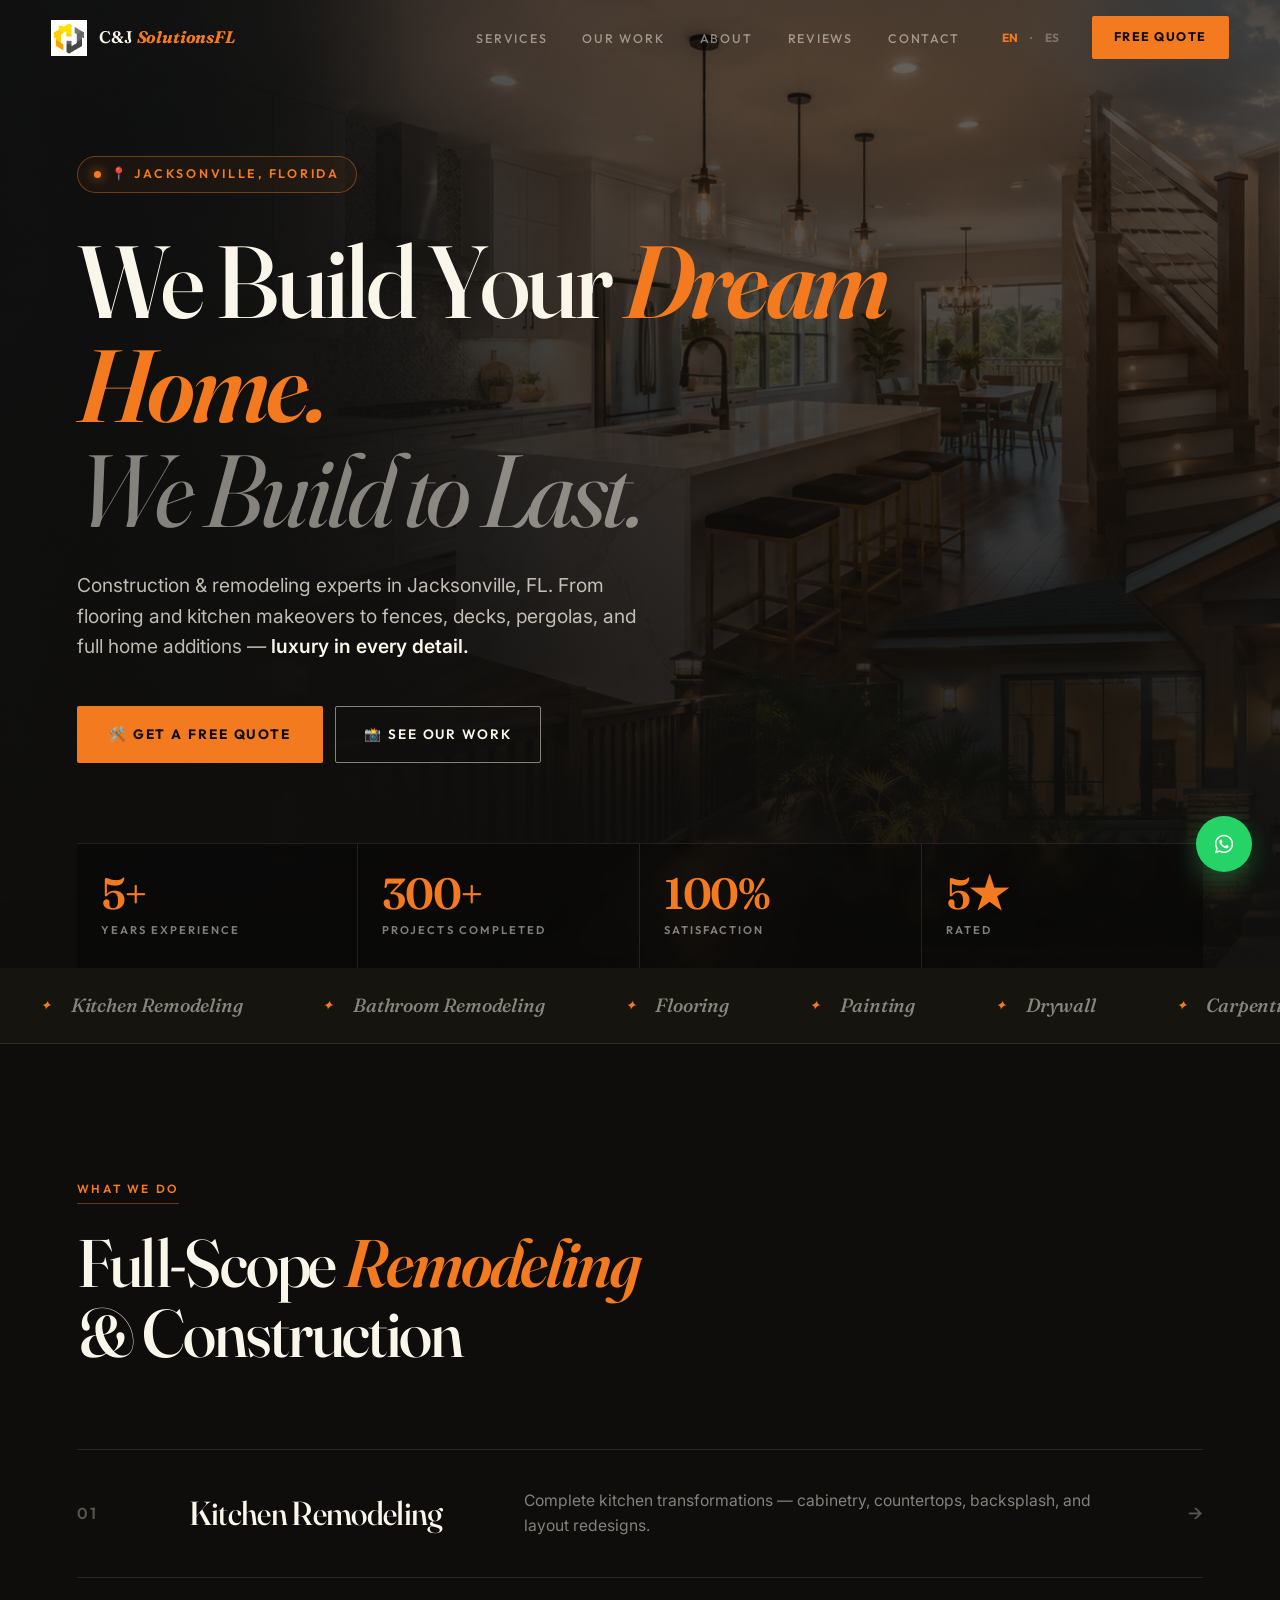
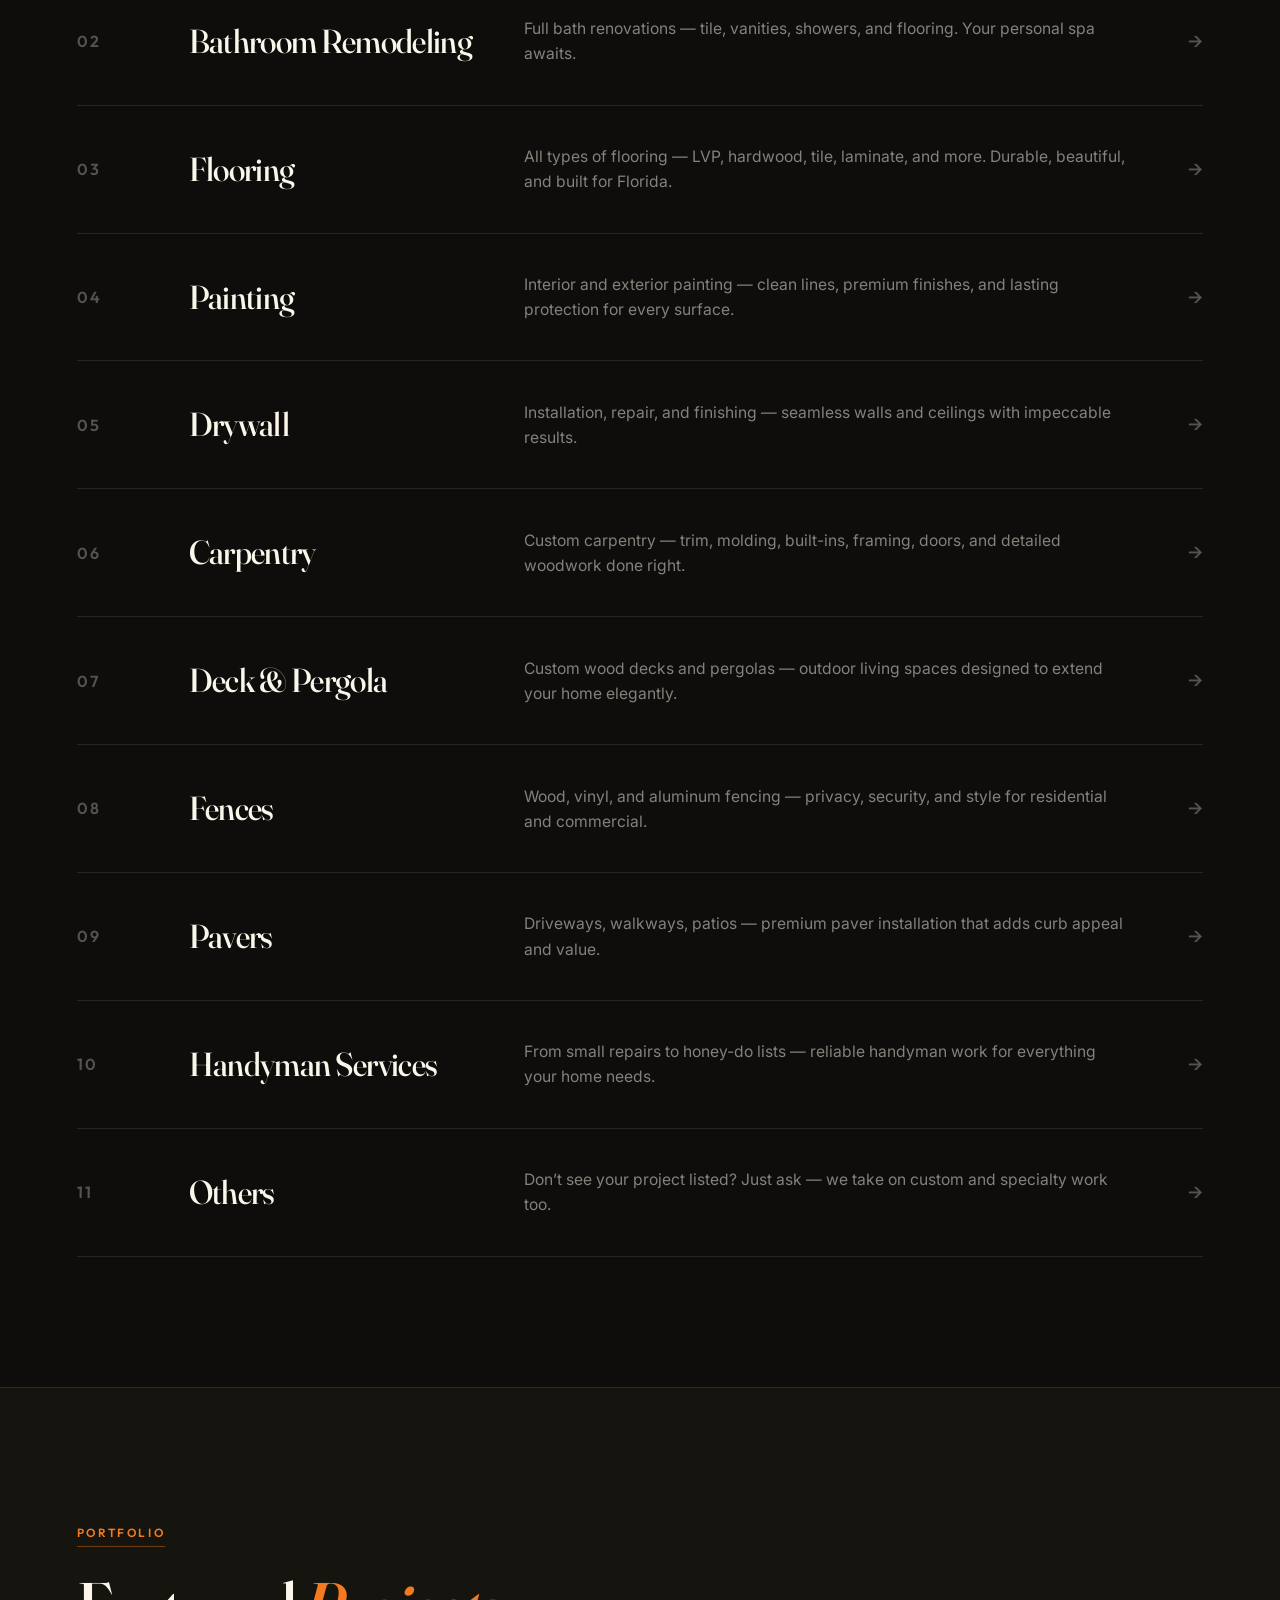
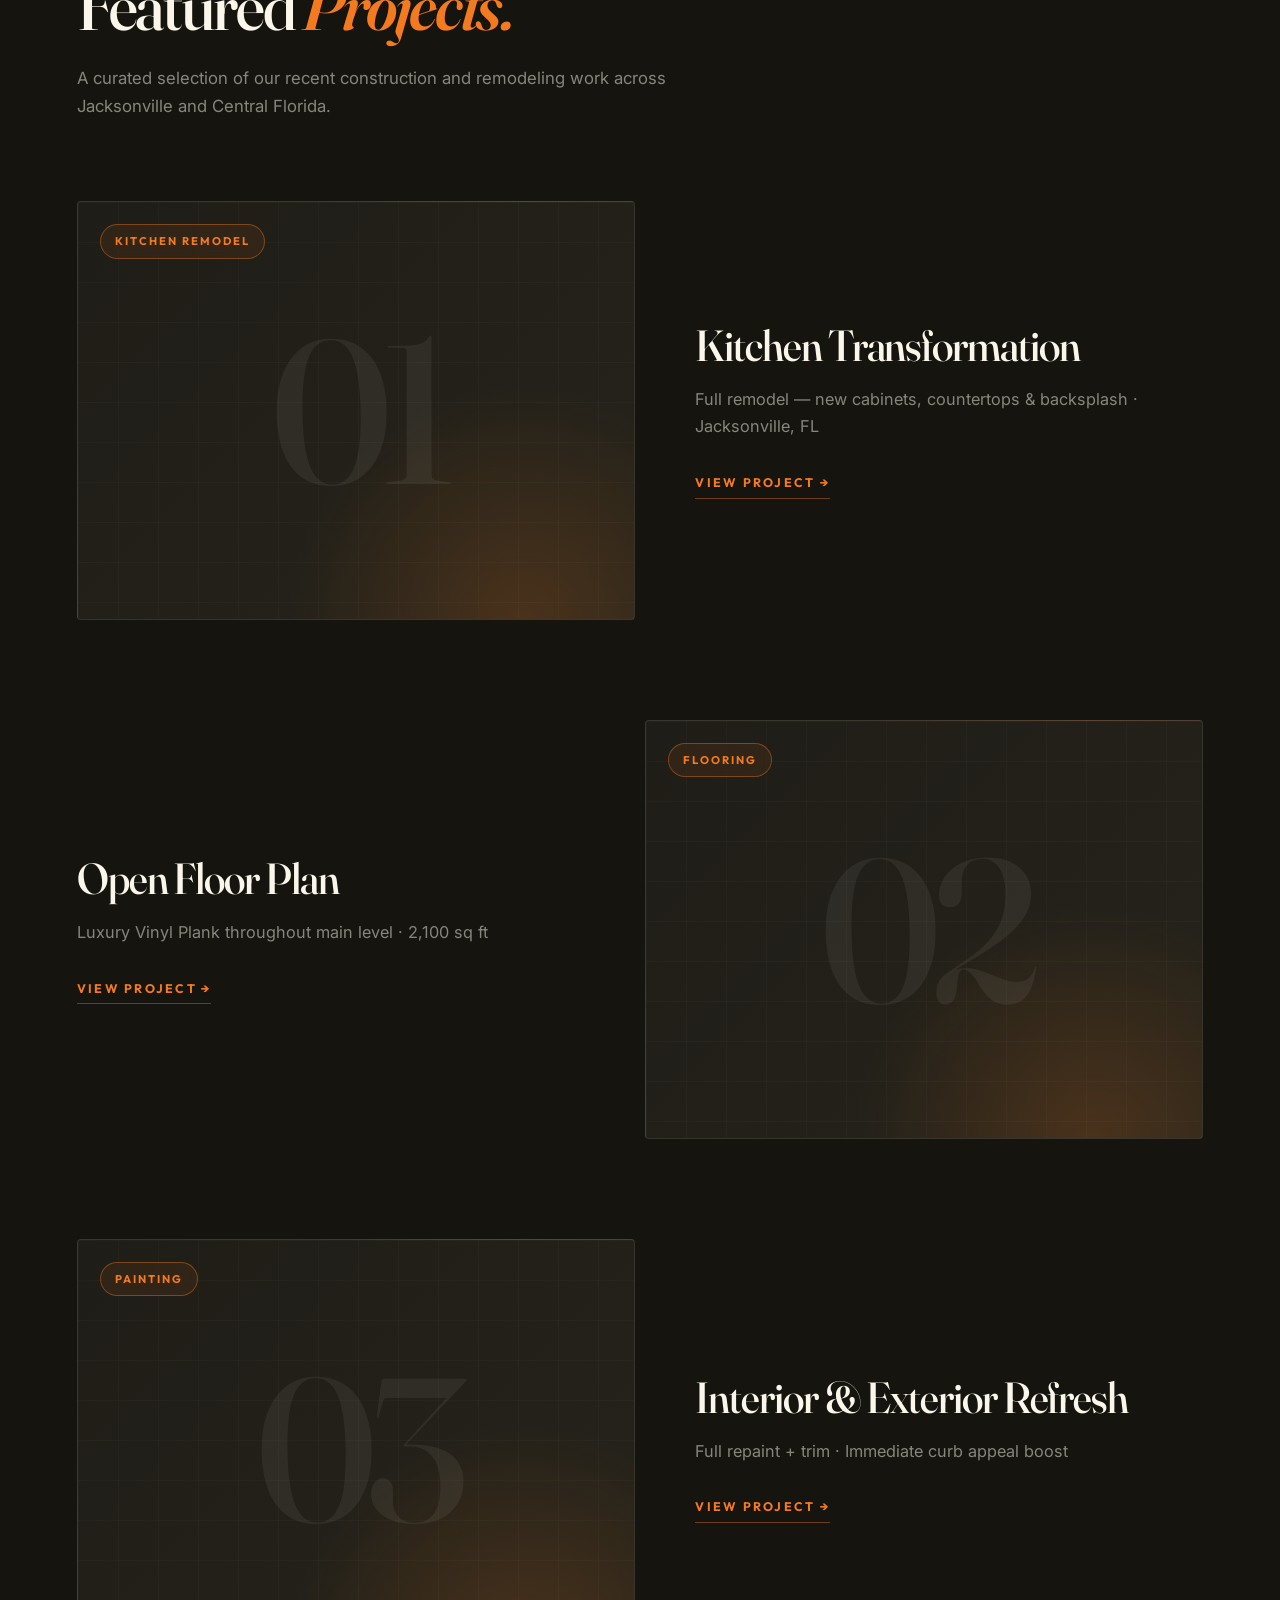
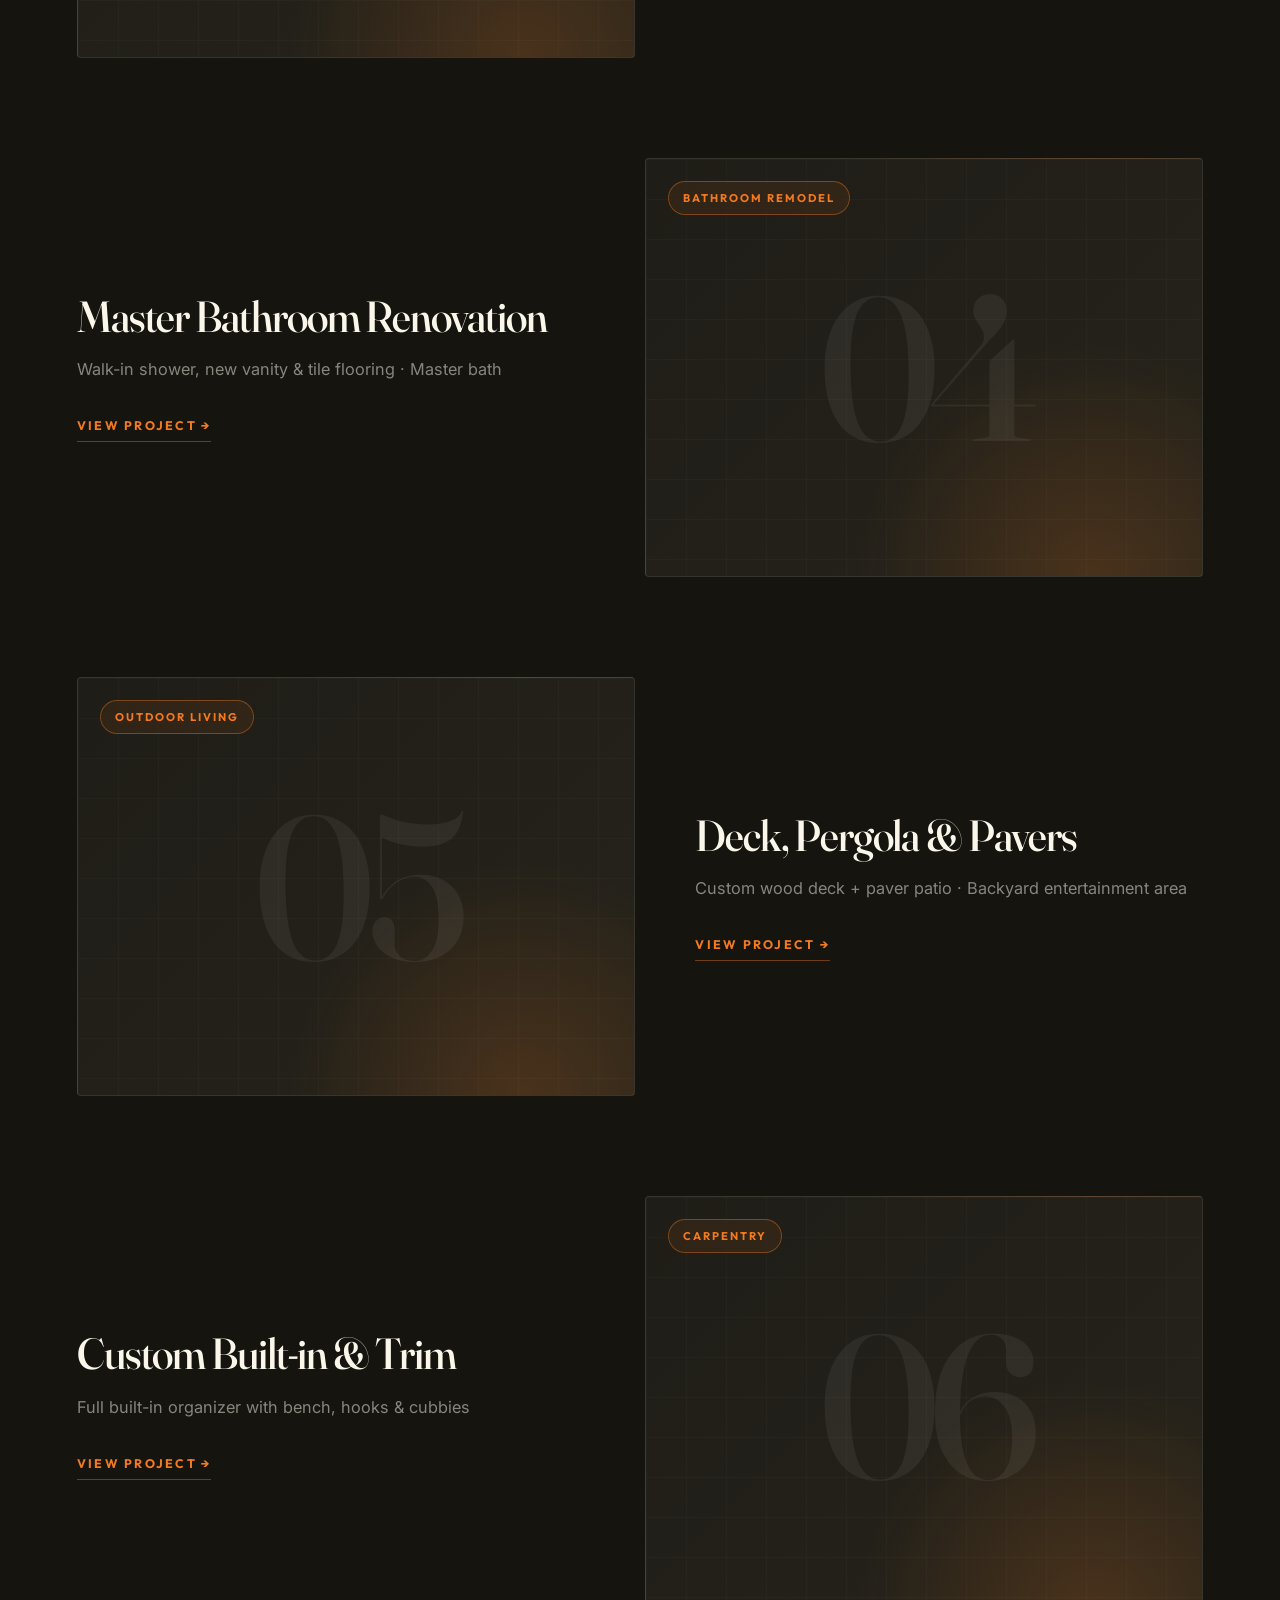
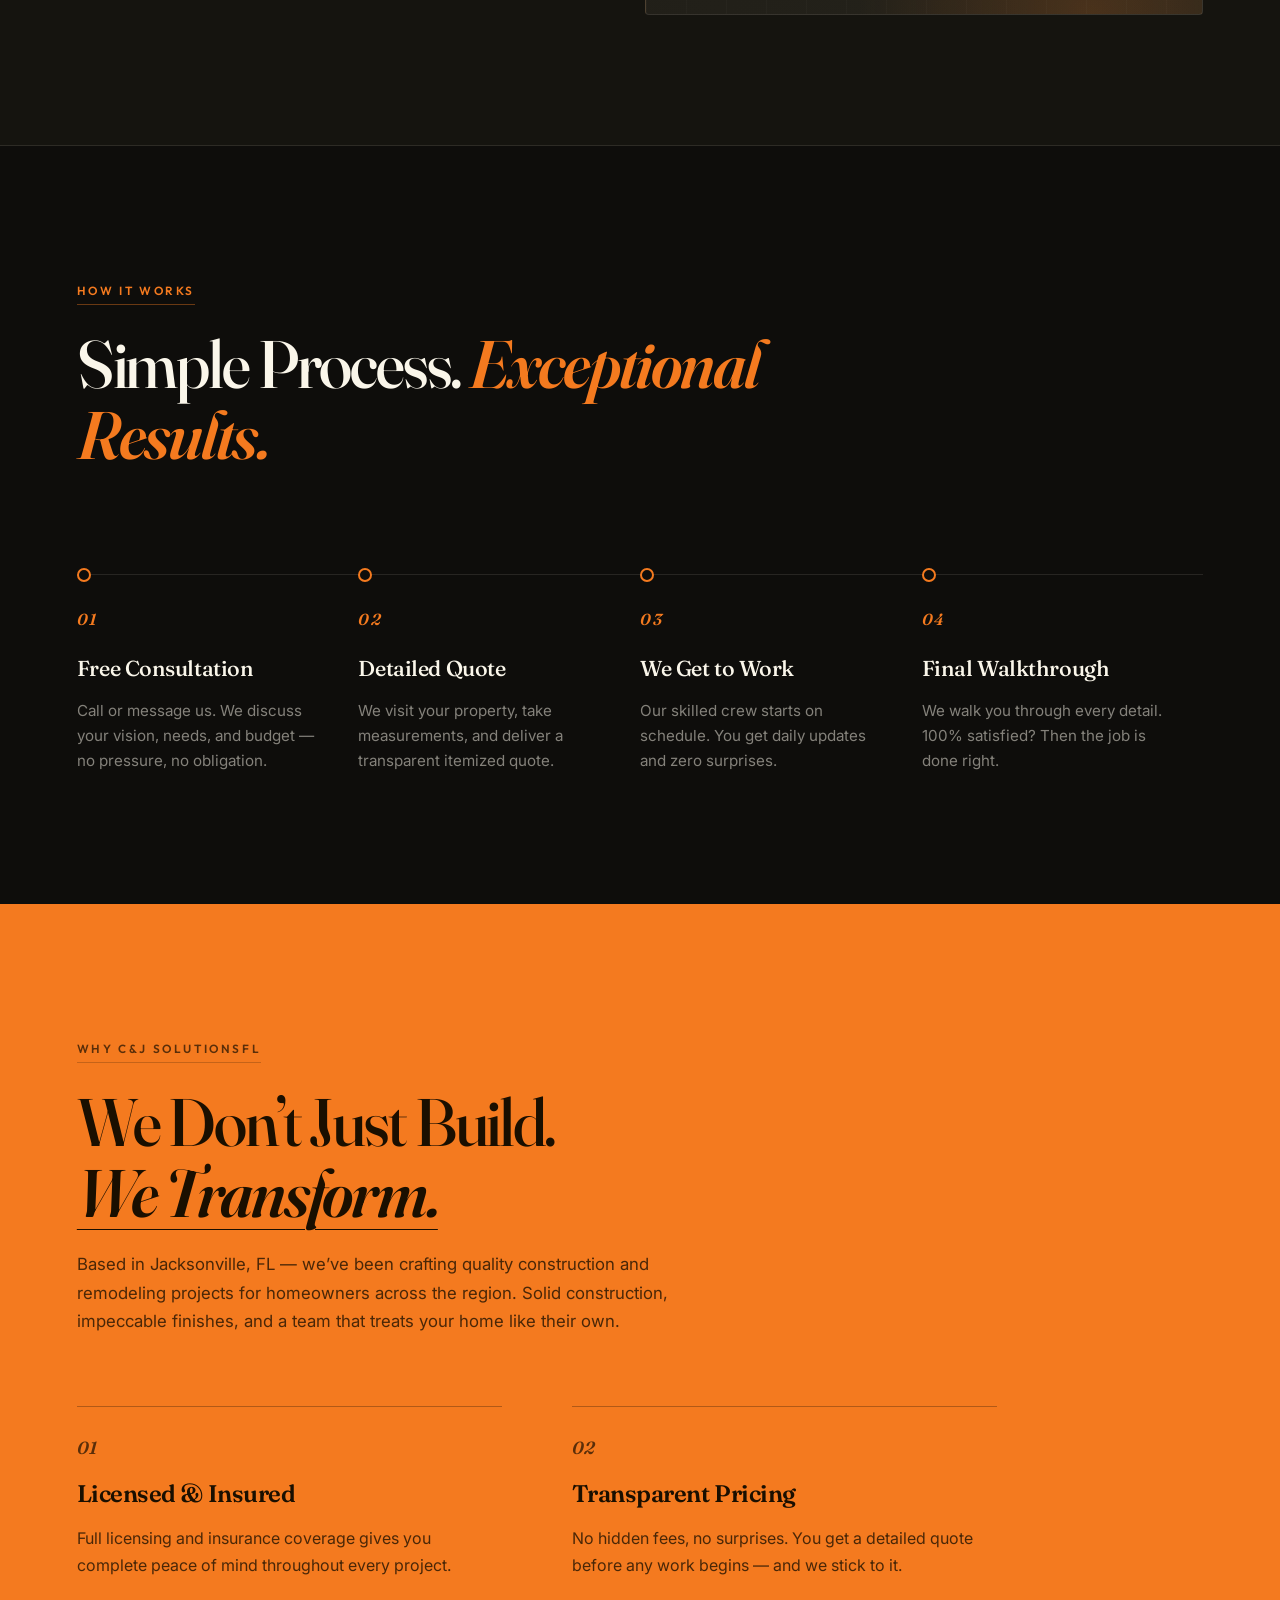
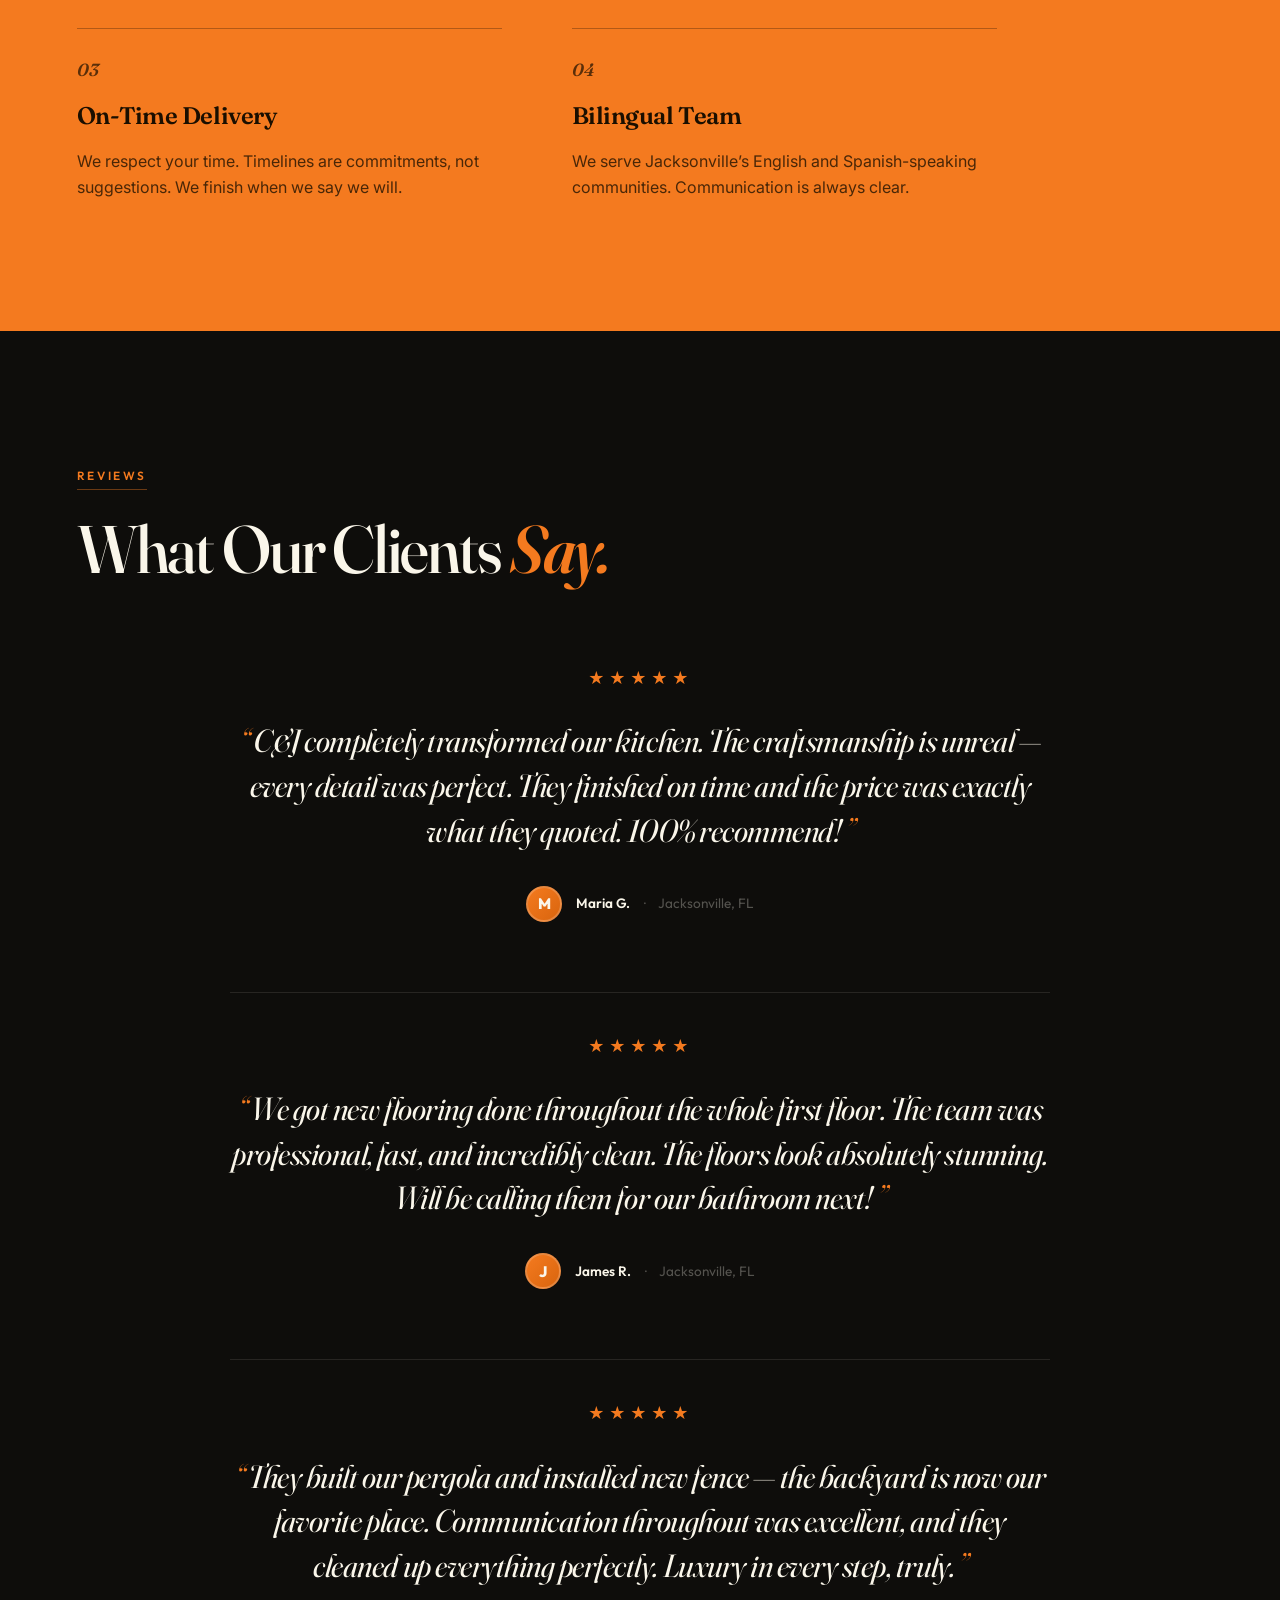
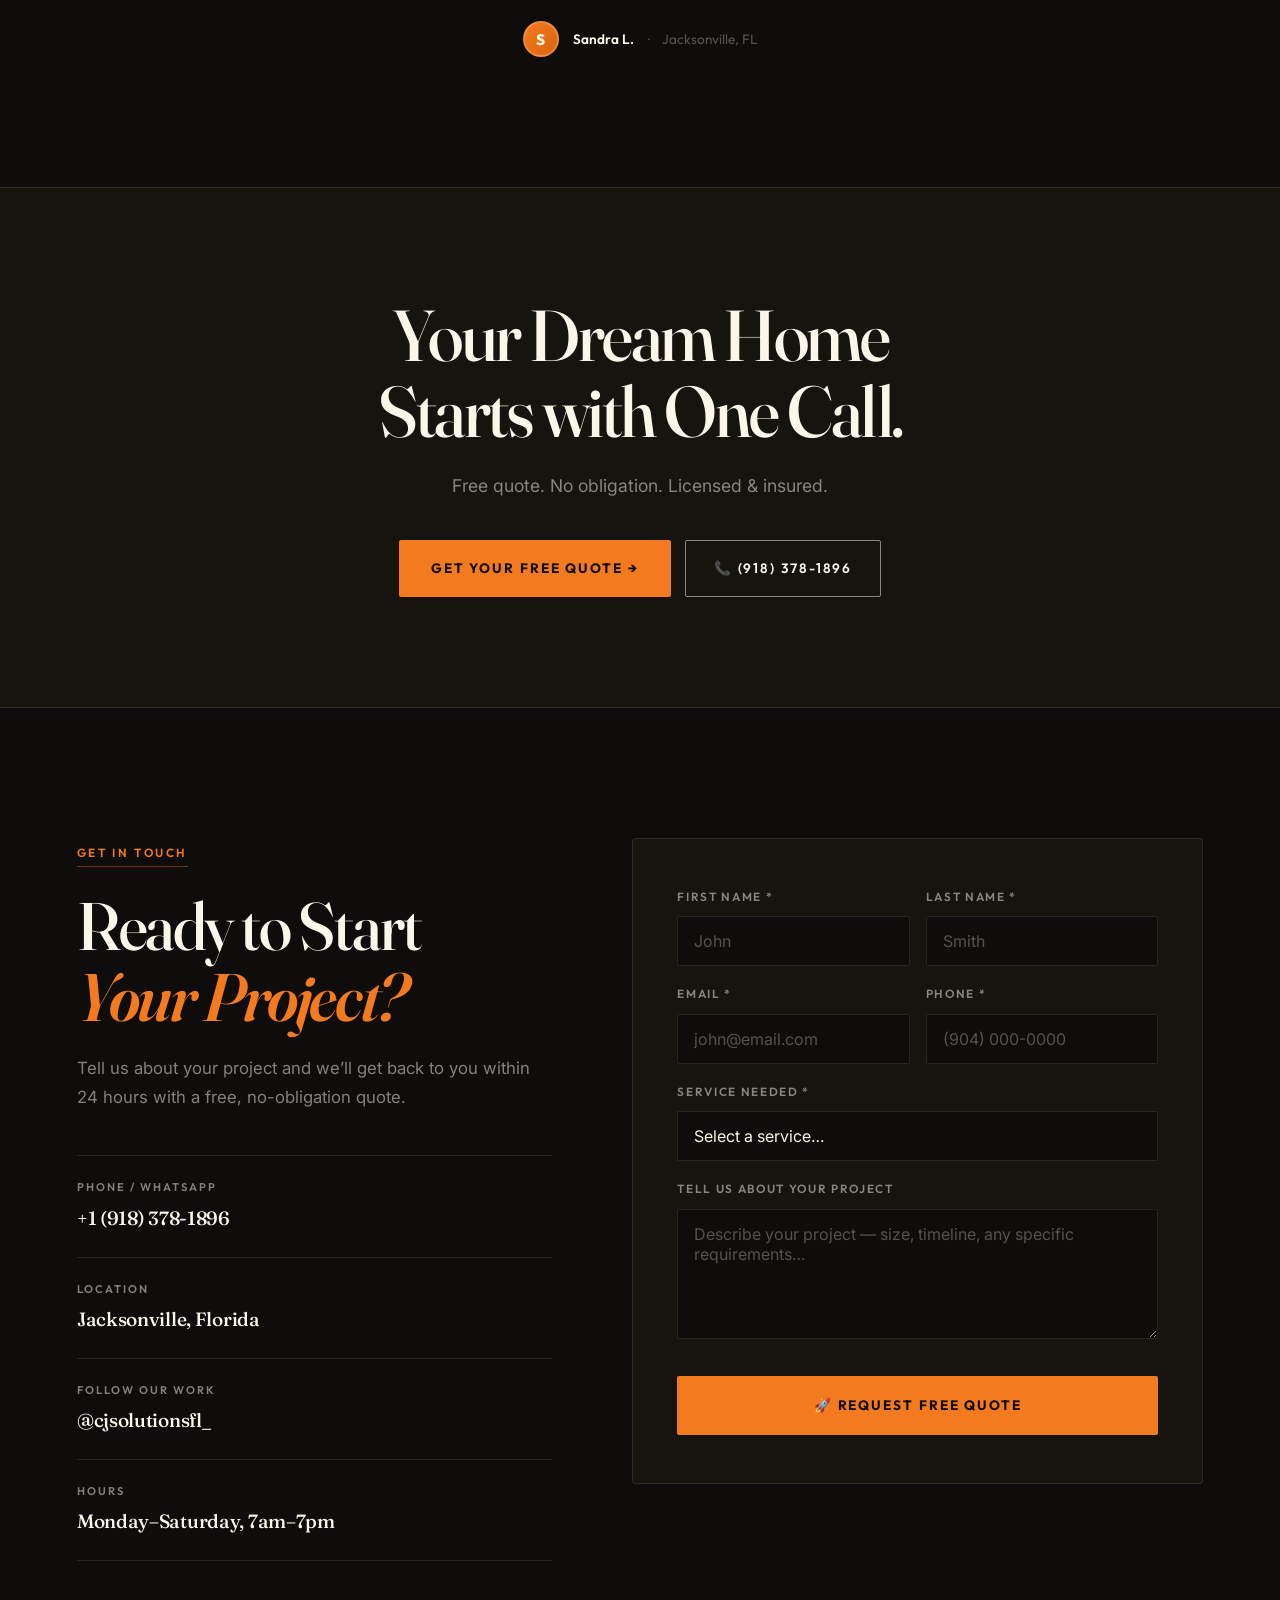
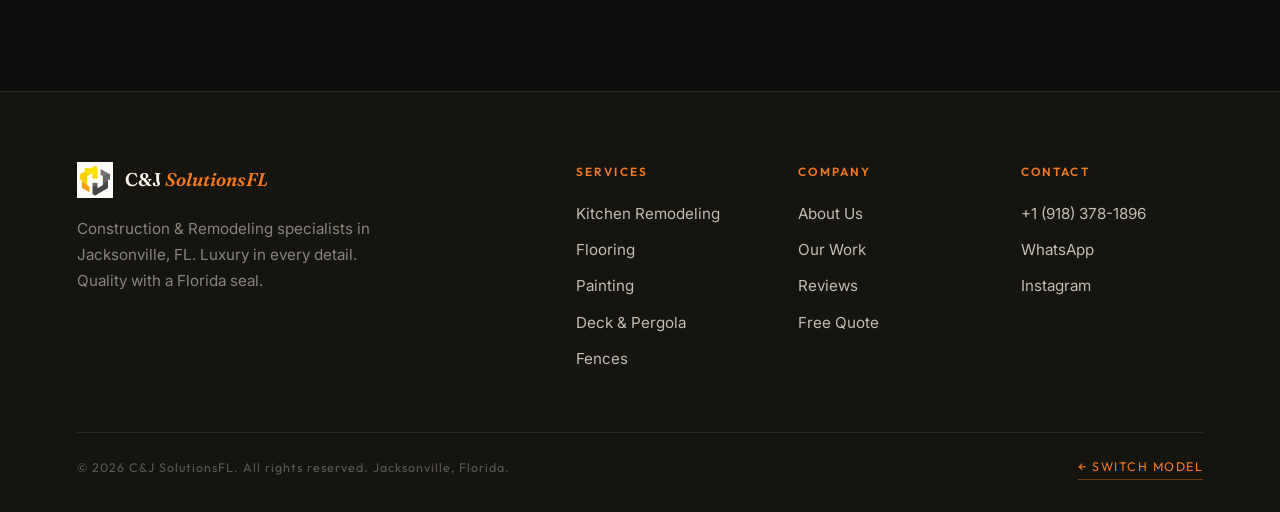
<file: modelo-2/index.html>
<!DOCTYPE html>
<html lang="en">
<head>
  <meta charset="UTF-8" />
  <meta name="viewport" content="width=device-width, initial-scale=1.0" />
  <title>C&amp;J SolutionsFL · Modelo 2 — Construction &amp; Remodeling, Jacksonville FL</title>
  <meta name="description" content="C&J SolutionsFL — Premier construction and remodeling company in Jacksonville, Florida. Quality with a Florida seal." />
  <link rel="preconnect" href="https://fonts.googleapis.com" />
  <link rel="preconnect" href="https://fonts.gstatic.com" crossorigin />
  <link href="https://fonts.googleapis.com/css2?family=Outfit:wght@300;400;500;600;700;800;900&family=Inter:wght@300;400;500;600&family=Fraunces:ital,opsz,wght@0,9..144,400;0,9..144,600;0,9..144,700;1,9..144,400;1,9..144,600;1,9..144,700&display=swap" rel="stylesheet" />
  <link rel="icon" type="image/png" href="/assets/img/logo-icon.png" />
  <link rel="stylesheet" href="css/styles.css?v=m2-v1" />
</head>
<body>

<div class="grain" aria-hidden="true"></div>

<a class="wa-float" href="https://wa.me/19183781896" target="_blank" rel="noopener" aria-label="WhatsApp">
  <svg viewBox="0 0 24 24" fill="currentColor" width="22" height="22"><path d="M12.04 2C6.58 2 2.13 6.45 2.13 11.91c0 1.78.46 3.5 1.35 5.03L2 22l5.25-1.38a9.93 9.93 0 004.79 1.22h.01c5.46 0 9.91-4.45 9.91-9.91 0-2.65-1.03-5.14-2.9-7.01A9.83 9.83 0 0012.04 2zm0 18.15h-.01a8.28 8.28 0 01-4.22-1.16l-.3-.18-3.12.82.83-3.04-.2-.31a8.24 8.24 0 01-1.26-4.37c0-4.55 3.71-8.25 8.27-8.25 2.21 0 4.28.86 5.84 2.42a8.18 8.18 0 012.42 5.84c0 4.56-3.71 8.23-8.25 8.23zm4.53-6.16c-.25-.12-1.47-.72-1.7-.8-.23-.08-.39-.13-.56.12-.17.25-.64.8-.78.97-.14.16-.29.18-.54.06-.25-.12-1.05-.39-2-1.23a7.5 7.5 0 01-1.39-1.72c-.14-.25-.02-.38.11-.5.11-.11.25-.29.37-.43.12-.14.16-.25.25-.41.08-.16.04-.31-.02-.43-.06-.12-.56-1.34-.76-1.84-.2-.49-.41-.42-.56-.43-.14-.01-.31-.01-.48-.01a.93.93 0 00-.67.31c-.23.25-.88.86-.88 2.1 0 1.24.9 2.43 1.03 2.6.12.16 1.77 2.7 4.28 3.79.6.26 1.06.41 1.43.53.6.19 1.14.16 1.57.1.48-.07 1.47-.6 1.68-1.18.21-.58.21-1.07.15-1.18-.06-.11-.23-.18-.48-.3z"/></svg>
</a>

<!-- SPLASH -->
<div id="splash" role="status" aria-label="Loading">
  <img class="splash-fulllogo" src="/assets/img/logo-icon.png" alt="C&J SolutionsFL" />
  <div class="splash-tag">JACKSONVILLE · FL</div>
</div>

<!-- NAV -->
<nav id="nav" role="navigation" aria-label="Main navigation">
  <a class="nav-logo" href="#hero" aria-label="C&J SolutionsFL Home">
    <img src="/assets/img/logo-icon.png" alt="C&J Solutions" />
    <span class="nav-brand">C&amp;J <em>SolutionsFL</em></span>
  </a>

  <ul class="nav-links" role="list">
    <li><a href="#services" data-i18n="nav.services">Services</a></li>
    <li><a href="#showcase" data-i18n="nav.work">Our Work</a></li>
    <li><a href="#whyus" data-i18n="nav.about">About</a></li>
    <li><a href="#testimonials" data-i18n="nav.reviews">Reviews</a></li>
    <li><a href="#contact" data-i18n="nav.contact">Contact</a></li>
  </ul>

  <div class="nav-right">
    <div class="lang-switch" role="group" aria-label="Language switcher">
      <button type="button" data-lang="en" class="active">EN</button>
      <span class="sep">·</span>
      <button type="button" data-lang="es">ES</button>
    </div>
    <a class="btn-nav" href="#contact" data-i18n="nav.cta">Free Quote</a>
  </div>

  <button class="nav-hamburger" aria-label="Open menu" aria-expanded="false">
    <span></span><span></span><span></span>
  </button>
</nav>

<nav class="nav-mobile" aria-label="Mobile navigation">
  <a href="#services" data-i18n="nav.services">Services</a>
  <a href="#showcase" data-i18n="nav.work">Our Work</a>
  <a href="#whyus" data-i18n="nav.aboutLong">About Us</a>
  <a href="#testimonials" data-i18n="nav.reviews">Reviews</a>
  <a href="#contact" data-i18n="nav.contact">Contact</a>
  <div class="lang-switch lang-switch-mobile" role="group" aria-label="Language switcher">
    <button type="button" data-lang="en" class="active">EN</button>
    <span class="sep">·</span>
    <button type="button" data-lang="es">ES</button>
  </div>
  <a class="btn-mobile" href="#contact" data-i18n="nav.ctaLong">Get a Free Quote →</a>
</nav>

<!-- HERO -->
<section id="hero">
  <div class="hero-bg" aria-hidden="true">
    <div class="hero-photo"></div>
    <div class="hero-overlay"></div>
  </div>

  <div class="hero-inner">
    <div class="hero-eyebrow reveal">
      <span class="dot"></span>
      <span data-i18n="hero.kicker">📍 Jacksonville, Florida</span>
    </div>

    <h1 class="hero-title reveal" data-delay="1" data-i18n="hero.title">
      We Build Your
      <span class="accent"> Dream Home.</span>
      <span class="line2">We Build to Last.</span>
    </h1>

    <p class="hero-sub reveal" data-delay="2" data-i18n="hero.sub">
      Construction &amp; remodeling experts in Jacksonville, FL. From flooring and kitchen makeovers to fences, decks, pergolas, and full home additions — <strong>luxury in every detail.</strong>
    </p>

    <div class="hero-actions reveal" data-delay="3">
      <a class="btn-primary" href="#contact" data-i18n="hero.btnPrimary">Get a Free Quote</a>
      <a class="btn-ghost" href="#showcase" data-i18n="hero.btnGhost">See Our Work →</a>
    </div>
  </div>

  <div class="hero-stats-bar">
    <div class="hero-stat">
      <span class="num" data-count="5" data-suffix="+">5+</span>
      <span class="label" data-i18n="hero.stat1">Years Experience</span>
    </div>
    <div class="hero-stat">
      <span class="num" data-count="300" data-suffix="+">300+</span>
      <span class="label" data-i18n="hero.stat2">Projects Completed</span>
    </div>
    <div class="hero-stat">
      <span class="num" data-count="100" data-suffix="%">100%</span>
      <span class="label" data-i18n="hero.stat3">Satisfaction</span>
    </div>
    <div class="hero-stat">
      <span class="num" data-count="5" data-suffix="★">5★</span>
      <span class="label" data-i18n="hero.stat4">Rated</span>
    </div>
  </div>
</section>

<!-- MARQUEE -->
<div class="marquee-section" aria-hidden="true">
  <div class="marquee-track">
    <span class="marquee-item"><span data-i18n="srv.kitchen">Kitchen Remodeling</span></span>
    <span class="marquee-item"><span data-i18n="srv.bathroom">Bathroom Remodeling</span></span>
    <span class="marquee-item"><span data-i18n="srv.flooring">Flooring</span></span>
    <span class="marquee-item"><span data-i18n="srv.painting">Painting</span></span>
    <span class="marquee-item"><span data-i18n="srv.drywall">Drywall</span></span>
    <span class="marquee-item"><span data-i18n="srv.carpentry">Carpentry</span></span>
    <span class="marquee-item"><span data-i18n="srv.deck">Deck &amp; Pergola</span></span>
    <span class="marquee-item"><span data-i18n="srv.fences">Fences</span></span>
    <span class="marquee-item"><span data-i18n="srv.pavers">Pavers</span></span>
    <span class="marquee-item"><span data-i18n="srv.handyman">Handyman Services</span></span>
    <span class="marquee-item"><span data-i18n="srv.others">Others</span></span>
    <!-- duplicate -->
    <span class="marquee-item"><span data-i18n="srv.kitchen">Kitchen Remodeling</span></span>
    <span class="marquee-item"><span data-i18n="srv.bathroom">Bathroom Remodeling</span></span>
    <span class="marquee-item"><span data-i18n="srv.flooring">Flooring</span></span>
    <span class="marquee-item"><span data-i18n="srv.painting">Painting</span></span>
    <span class="marquee-item"><span data-i18n="srv.drywall">Drywall</span></span>
    <span class="marquee-item"><span data-i18n="srv.carpentry">Carpentry</span></span>
    <span class="marquee-item"><span data-i18n="srv.deck">Deck &amp; Pergola</span></span>
    <span class="marquee-item"><span data-i18n="srv.fences">Fences</span></span>
    <span class="marquee-item"><span data-i18n="srv.pavers">Pavers</span></span>
    <span class="marquee-item"><span data-i18n="srv.handyman">Handyman Services</span></span>
    <span class="marquee-item"><span data-i18n="srv.others">Others</span></span>
  </div>
</div>

<!-- SERVICES -->
<section id="services">
  <div class="container">
    <header class="sec-head">
      <span class="sec-label reveal" data-i18n="services.label">What We Do</span>
      <h2 class="sec-title reveal" data-delay="1" data-i18n="services.title">
        Full-Scope <span class="accent">Remodeling</span> &amp; Construction
      </h2>
    </header>

    <div class="services-list">
      <a class="srv-row reveal" data-delay="1" href="#contact">
        <span class="srv-num">01</span>
        <h3 data-i18n="srv.kitchen">Kitchen Remodeling</h3>
        <p data-i18n="srv.kitchen.desc">Complete kitchen transformations — cabinetry, countertops, backsplash, and layout redesigns.</p>
        <span class="srv-arrow">→</span>
      </a>
      <a class="srv-row reveal" data-delay="1" href="#contact">
        <span class="srv-num">02</span>
        <h3 data-i18n="srv.bathroom">Bathroom Remodeling</h3>
        <p data-i18n="srv.bathroom.desc">Full bath renovations — tile, vanities, showers, and flooring. Your personal spa awaits.</p>
        <span class="srv-arrow">→</span>
      </a>
      <a class="srv-row reveal" data-delay="1" href="#contact">
        <span class="srv-num">03</span>
        <h3 data-i18n="srv.flooring">Flooring</h3>
        <p data-i18n="srv.flooring.desc">All types of flooring — LVP, hardwood, tile, laminate, and more.</p>
        <span class="srv-arrow">→</span>
      </a>
      <a class="srv-row reveal" data-delay="1" href="#contact">
        <span class="srv-num">04</span>
        <h3 data-i18n="srv.painting">Painting</h3>
        <p data-i18n="srv.painting.desc">Interior and exterior painting — clean lines, premium finishes.</p>
        <span class="srv-arrow">→</span>
      </a>
      <a class="srv-row reveal" data-delay="1" href="#contact">
        <span class="srv-num">05</span>
        <h3 data-i18n="srv.drywall">Drywall</h3>
        <p data-i18n="srv.drywall.desc">Installation, repair, and finishing — seamless walls and ceilings.</p>
        <span class="srv-arrow">→</span>
      </a>
      <a class="srv-row reveal" data-delay="1" href="#contact">
        <span class="srv-num">06</span>
        <h3 data-i18n="srv.carpentry">Carpentry</h3>
        <p data-i18n="srv.carpentry.desc">Custom carpentry — trim, molding, built-ins, framing, doors.</p>
        <span class="srv-arrow">→</span>
      </a>
      <a class="srv-row reveal" data-delay="1" href="#contact">
        <span class="srv-num">07</span>
        <h3 data-i18n="srv.deck">Deck &amp; Pergola</h3>
        <p data-i18n="srv.deck.desc">Custom wood decks and pergolas — outdoor living spaces.</p>
        <span class="srv-arrow">→</span>
      </a>
      <a class="srv-row reveal" data-delay="1" href="#contact">
        <span class="srv-num">08</span>
        <h3 data-i18n="srv.fences">Fences</h3>
        <p data-i18n="srv.fences.desc">Wood, vinyl, and aluminum fencing — privacy, security, and style.</p>
        <span class="srv-arrow">→</span>
      </a>
      <a class="srv-row reveal" data-delay="1" href="#contact">
        <span class="srv-num">09</span>
        <h3 data-i18n="srv.pavers">Pavers</h3>
        <p data-i18n="srv.pavers.desc">Driveways, walkways, patios — premium paver installation.</p>
        <span class="srv-arrow">→</span>
      </a>
      <a class="srv-row reveal" data-delay="1" href="#contact">
        <span class="srv-num">10</span>
        <h3 data-i18n="srv.handyman">Handyman Services</h3>
        <p data-i18n="srv.handyman.desc">From small repairs to honey-do lists — reliable handyman work.</p>
        <span class="srv-arrow">→</span>
      </a>
      <a class="srv-row reveal" data-delay="1" href="#contact">
        <span class="srv-num">11</span>
        <h3 data-i18n="srv.others">Others</h3>
        <p data-i18n="srv.others.desc">Don't see your project listed? Just ask — we take on custom and specialty work too.</p>
        <span class="srv-arrow">→</span>
      </a>
    </div>
  </div>
</section>

<!-- PORTFOLIO -->
<section id="showcase">
  <div class="container">
    <header class="sec-head">
      <span class="sec-label reveal" data-i18n="portfolio.label">Portfolio</span>
      <h2 class="sec-title reveal" data-delay="1" data-i18n="portfolio.title">
        Featured <span class="accent">Projects.</span>
      </h2>
      <p class="sec-sub reveal" data-delay="2" data-i18n="portfolio.sub">A curated selection of our recent construction and remodeling work across Jacksonville and Central Florida.</p>
    </header>

    <div class="portfolio-stack">
      <article class="port-row reveal">
        <div class="port-visual">
          <span class="port-cat" data-i18n="portfolio.p1.cat">Kitchen Remodel</span>
          <span class="port-num">01</span>
        </div>
        <div class="port-info">
          <h3 data-i18n="portfolio.p1.title">Kitchen Transformation</h3>
          <p data-i18n="portfolio.p1.desc">Full remodel — new cabinets, countertops &amp; backsplash · Jacksonville, FL</p>
          <a href="#contact" class="port-cta" data-i18n="portfolio.viewProject">View project →</a>
        </div>
      </article>

      <article class="port-row reveal reverse">
        <div class="port-visual">
          <span class="port-cat" data-i18n="portfolio.p2.cat">Flooring</span>
          <span class="port-num">02</span>
        </div>
        <div class="port-info">
          <h3 data-i18n="portfolio.p2.title">Open Floor Plan</h3>
          <p data-i18n="portfolio.p2.desc">Luxury Vinyl Plank throughout main level · 2,100 sq ft</p>
          <a href="#contact" class="port-cta" data-i18n="portfolio.viewProject">View project →</a>
        </div>
      </article>

      <article class="port-row reveal">
        <div class="port-visual">
          <span class="port-cat" data-i18n="portfolio.p3.cat">Painting</span>
          <span class="port-num">03</span>
        </div>
        <div class="port-info">
          <h3 data-i18n="portfolio.p3.title">Interior &amp; Exterior Refresh</h3>
          <p data-i18n="portfolio.p3.desc">Full repaint + trim · Immediate curb appeal boost</p>
          <a href="#contact" class="port-cta" data-i18n="portfolio.viewProject">View project →</a>
        </div>
      </article>

      <article class="port-row reveal reverse">
        <div class="port-visual">
          <span class="port-cat" data-i18n="portfolio.p4.cat">Bathroom Remodel</span>
          <span class="port-num">04</span>
        </div>
        <div class="port-info">
          <h3 data-i18n="portfolio.p4.title">Master Bathroom Renovation</h3>
          <p data-i18n="portfolio.p4.desc">Walk-in shower, new vanity &amp; tile flooring · Master bath</p>
          <a href="#contact" class="port-cta" data-i18n="portfolio.viewProject">View project →</a>
        </div>
      </article>

      <article class="port-row reveal">
        <div class="port-visual">
          <span class="port-cat" data-i18n="portfolio.p5.cat">Outdoor Living</span>
          <span class="port-num">05</span>
        </div>
        <div class="port-info">
          <h3 data-i18n="portfolio.p5.title">Deck, Pergola &amp; Pavers</h3>
          <p data-i18n="portfolio.p5.desc">Custom wood deck + paver patio · Backyard entertainment area</p>
          <a href="#contact" class="port-cta" data-i18n="portfolio.viewProject">View project →</a>
        </div>
      </article>

      <article class="port-row reveal reverse">
        <div class="port-visual">
          <span class="port-cat" data-i18n="portfolio.p6.cat">Carpentry</span>
          <span class="port-num">06</span>
        </div>
        <div class="port-info">
          <h3 data-i18n="portfolio.p6.title">Custom Built-in &amp; Trim</h3>
          <p data-i18n="portfolio.p6.desc">Full built-in organizer with bench, hooks &amp; cubbies</p>
          <a href="#contact" class="port-cta" data-i18n="portfolio.viewProject">View project →</a>
        </div>
      </article>
    </div>
  </div>
</section>

<!-- PROCESS -->
<section id="process">
  <div class="container">
    <header class="sec-head">
      <span class="sec-label reveal" data-i18n="process.label">How It Works</span>
      <h2 class="sec-title reveal" data-delay="1" data-i18n="process.title">
        Simple Process. <span class="accent">Exceptional Results.</span>
      </h2>
    </header>

    <ol class="process-timeline">
      <li class="reveal" data-delay="1">
        <div class="proc-num">01</div>
        <h3 data-i18n="process.s1.title">Free Consultation</h3>
        <p data-i18n="process.s1.desc">Call or message us. We discuss your vision, needs, and budget — no pressure, no obligation.</p>
      </li>
      <li class="reveal" data-delay="2">
        <div class="proc-num">02</div>
        <h3 data-i18n="process.s2.title">Detailed Quote</h3>
        <p data-i18n="process.s2.desc">We visit your property, take measurements, and deliver a transparent itemized quote.</p>
      </li>
      <li class="reveal" data-delay="3">
        <div class="proc-num">03</div>
        <h3 data-i18n="process.s3.title">We Get to Work</h3>
        <p data-i18n="process.s3.desc">Our skilled crew starts on schedule. You get daily updates and zero surprises.</p>
      </li>
      <li class="reveal" data-delay="4">
        <div class="proc-num">04</div>
        <h3 data-i18n="process.s4.title">Final Walkthrough</h3>
        <p data-i18n="process.s4.desc">We walk you through every detail. 100% satisfied? Then the job is done right.</p>
      </li>
    </ol>
  </div>
</section>

<!-- WHY US — orange inverted -->
<section id="whyus">
  <div class="container">
    <header class="sec-head whyus-head">
      <span class="sec-label reveal" data-i18n="whyus.label">Why C&amp;J SolutionsFL</span>
      <h2 class="sec-title reveal" data-delay="1" data-i18n="whyus.title">
        We Don't Just Build.<br><span class="accent">We Transform.</span>
      </h2>
      <p class="sec-sub reveal" data-delay="2" data-i18n="whyus.sub">
        Based in Jacksonville, FL — we've been crafting quality construction and remodeling projects for homeowners across the region.
      </p>
    </header>

    <div class="whyus-grid">
      <div class="why-card reveal" data-delay="1">
        <span class="why-num">01</span>
        <h3 data-i18n="whyus.p1.title">Licensed &amp; Insured</h3>
        <p data-i18n="whyus.p1.text">Full licensing and insurance coverage gives you complete peace of mind throughout every project.</p>
      </div>
      <div class="why-card reveal" data-delay="2">
        <span class="why-num">02</span>
        <h3 data-i18n="whyus.p2.title">Transparent Pricing</h3>
        <p data-i18n="whyus.p2.text">No hidden fees, no surprises. You get a detailed quote before any work begins — and we stick to it.</p>
      </div>
      <div class="why-card reveal" data-delay="3">
        <span class="why-num">03</span>
        <h3 data-i18n="whyus.p3.title">On-Time Delivery</h3>
        <p data-i18n="whyus.p3.text">We respect your time. Timelines are commitments, not suggestions.</p>
      </div>
      <div class="why-card reveal" data-delay="4">
        <span class="why-num">04</span>
        <h3 data-i18n="whyus.p4.title">Bilingual Team</h3>
        <p data-i18n="whyus.p4.text">We serve Jacksonville's English and Spanish-speaking communities. Communication is always clear.</p>
      </div>
    </div>
  </div>
</section>

<!-- TESTIMONIALS -->
<section id="testimonials">
  <div class="container">
    <header class="sec-head">
      <span class="sec-label reveal" data-i18n="reviews.label">Reviews</span>
      <h2 class="sec-title reveal" data-delay="1" data-i18n="reviews.title">
        What Our Clients <span class="accent">Say.</span>
      </h2>
    </header>

    <div class="testimonials-stack">
      <figure class="t-block reveal">
        <div class="t-stars">★★★★★</div>
        <blockquote data-i18n="reviews.r1.text">C&amp;J completely transformed our kitchen. The craftsmanship is unreal — every detail was perfect. They finished on time and the price was exactly what they quoted. 100% recommend!</blockquote>
        <figcaption>
          <span class="t-avatar">M</span>
          <span class="t-name">Maria G.</span>
          <span class="t-loc">Jacksonville, FL</span>
        </figcaption>
      </figure>

      <figure class="t-block reveal">
        <div class="t-stars">★★★★★</div>
        <blockquote data-i18n="reviews.r2.text">We got new flooring done throughout the whole first floor. The team was professional, fast, and incredibly clean.</blockquote>
        <figcaption>
          <span class="t-avatar">J</span>
          <span class="t-name">James R.</span>
          <span class="t-loc">Jacksonville, FL</span>
        </figcaption>
      </figure>

      <figure class="t-block reveal">
        <div class="t-stars">★★★★★</div>
        <blockquote data-i18n="reviews.r3.text">They built our pergola and installed new fence — the backyard is now our favorite place. Luxury in every step, truly.</blockquote>
        <figcaption>
          <span class="t-avatar">S</span>
          <span class="t-name">Sandra L.</span>
          <span class="t-loc">Jacksonville, FL</span>
        </figcaption>
      </figure>
    </div>
  </div>
</section>

<!-- CTA -->
<section id="cta-banner">
  <div class="container">
    <h2 class="banner-title reveal" data-i18n="cta.title">Your Dream Home<br>Starts with One Call.</h2>
    <p class="banner-sub reveal" data-delay="1" data-i18n="cta.sub">Free quote. No obligation. Licensed &amp; insured.</p>
    <div class="banner-actions reveal" data-delay="2">
      <a class="btn-primary" href="#contact" data-i18n="cta.btn1">Get Your Free Quote →</a>
      <a class="btn-ghost" href="tel:+19183781896">📞 (918) 378-1896</a>
    </div>
  </div>
</section>

<!-- CONTACT -->
<section id="contact">
  <div class="container contact-wrap">
    <div class="contact-info">
      <span class="sec-label reveal" data-i18n="contact.label">Get In Touch</span>
      <h2 class="sec-title reveal" data-delay="1" data-i18n="contact.title">
        Ready to Start<br><span class="accent">Your Project?</span>
      </h2>
      <p class="sec-sub reveal" data-delay="2" data-i18n="contact.sub">
        Tell us about your project and we'll get back to you within 24 hours with a free, no-obligation quote.
      </p>

      <ul class="contact-list">
        <li class="reveal" data-delay="1">
          <span class="c-label" data-i18n="contact.phoneLabel">Phone / WhatsApp</span>
          <a class="c-value" href="tel:+19183781896">+1 (918) 378-1896</a>
        </li>
        <li class="reveal" data-delay="2">
          <span class="c-label" data-i18n="contact.locLabel">Location</span>
          <span class="c-value" data-i18n="contact.locValue">Jacksonville, Florida</span>
        </li>
        <li class="reveal" data-delay="3">
          <span class="c-label" data-i18n="contact.followLabel">Follow Our Work</span>
          <a class="c-value" href="https://www.instagram.com/cjsolutionsfl_/" target="_blank" rel="noopener">@cjsolutionsfl_</a>
        </li>
        <li class="reveal" data-delay="4">
          <span class="c-label" data-i18n="contact.hoursLabel">Hours</span>
          <span class="c-value" data-i18n="contact.hoursValue">Monday–Saturday, 7am–7pm</span>
        </li>
      </ul>
    </div>

    <form class="contact-form reveal" data-delay="2" id="quote-form" action="#" method="POST" novalidate>
      <div class="form-row">
        <div class="form-group">
          <label for="fname" data-i18n="form.fname">First Name *</label>
          <input type="text" id="fname" name="fname" placeholder="John" required />
        </div>
        <div class="form-group">
          <label for="lname" data-i18n="form.lname">Last Name *</label>
          <input type="text" id="lname" name="lname" placeholder="Smith" required />
        </div>
      </div>
      <div class="form-row">
        <div class="form-group">
          <label for="email" data-i18n="form.email">Email *</label>
          <input type="email" id="email" name="email" placeholder="john@email.com" required />
        </div>
        <div class="form-group">
          <label for="phone" data-i18n="form.phone">Phone *</label>
          <input type="tel" id="phone" name="phone" placeholder="(904) 000-0000" required />
        </div>
      </div>
      <div class="form-group">
        <label for="service" data-i18n="form.service">Service Needed *</label>
        <select id="service" name="service" required>
          <option value="" disabled selected data-i18n="form.servicePh">Select a service...</option>
          <option value="kitchen" data-i18n="srv.kitchen">Kitchen Remodeling</option>
          <option value="bathroom" data-i18n="srv.bathroom">Bathroom Remodeling</option>
          <option value="flooring" data-i18n="srv.flooring">Flooring</option>
          <option value="painting" data-i18n="srv.painting">Painting</option>
          <option value="drywall" data-i18n="srv.drywall">Drywall</option>
          <option value="carpentry" data-i18n="srv.carpentry">Carpentry</option>
          <option value="deck" data-i18n="srv.deck">Deck &amp; Pergola</option>
          <option value="fences" data-i18n="srv.fences">Fences</option>
          <option value="pavers" data-i18n="srv.pavers">Pavers</option>
          <option value="handyman" data-i18n="srv.handyman">Handyman Services</option>
          <option value="other" data-i18n="srv.others">Others</option>
        </select>
      </div>
      <div class="form-group">
        <label for="message" data-i18n="form.message">Tell us about your project</label>
        <textarea id="message" name="message" data-i18n-placeholder="form.messagePh" placeholder="Describe your project — size, timeline, any specific requirements..."></textarea>
      </div>
      <button type="submit" class="form-submit" data-i18n="form.submit">Request Free Quote</button>
    </form>

    <div class="form-success" id="form-success" role="alert">
      <h3 data-i18n="form.success.title">Quote Request Sent!</h3>
      <p data-i18n="form.success.text">We'll contact you within 24 hours to discuss your project.</p>
    </div>
  </div>
</section>

<!-- FOOTER -->
<footer id="footer">
  <div class="container footer-top">
    <div class="footer-brand">
      <div class="logo">
        <img src="/assets/img/logo-icon.png" alt="C&J Solutions" />
        <span>C&amp;J <em>SolutionsFL</em></span>
      </div>
      <p data-i18n="footer.brand">Construction &amp; Remodeling specialists in Jacksonville, FL. Luxury in every detail.</p>
    </div>

    <div class="footer-cols">
      <div class="footer-col">
        <h4 data-i18n="footer.col1">Services</h4>
        <ul>
          <li><a href="#services" data-i18n="srv.kitchen">Kitchen Remodeling</a></li>
          <li><a href="#services" data-i18n="srv.flooring">Flooring</a></li>
          <li><a href="#services" data-i18n="srv.painting">Painting</a></li>
          <li><a href="#services" data-i18n="srv.deck">Deck &amp; Pergola</a></li>
          <li><a href="#services" data-i18n="srv.fences">Fences</a></li>
        </ul>
      </div>

      <div class="footer-col">
        <h4 data-i18n="footer.col2">Company</h4>
        <ul>
          <li><a href="#whyus" data-i18n="nav.aboutLong">About Us</a></li>
          <li><a href="#showcase" data-i18n="nav.work">Our Work</a></li>
          <li><a href="#testimonials" data-i18n="nav.reviews">Reviews</a></li>
          <li><a href="#contact" data-i18n="nav.cta">Free Quote</a></li>
        </ul>
      </div>

      <div class="footer-col">
        <h4 data-i18n="footer.col3">Contact</h4>
        <ul>
          <li><a href="tel:+19183781896">+1 (918) 378-1896</a></li>
          <li><a href="https://wa.me/19183781896">WhatsApp</a></li>
          <li><a href="https://www.instagram.com/cjsolutionsfl_/" target="_blank" rel="noopener">Instagram</a></li>
        </ul>
      </div>
    </div>
  </div>

  <div class="container footer-bottom">
    <p data-i18n="footer.copyright">© 2026 C&amp;J SolutionsFL. All rights reserved.</p>
    <a href="/" class="footer-switch">← Switch model</a>
  </div>
</footer>

<script defer src="js/i18n.js?v=m2-v1"></script>
<script defer src="js/main.js?v=m2-v1"></script>

</body>
</html>
</file>
<file: css/styles.css>
/* ============================================================
   C&J SOLUTIONSFL — PREMIUM CONSTRUCTION WEBSITE
   Archetype: Dark Bold Construction | Orange #F5921E
   ============================================================ */

/* IMPORTS */
@import url('https://fonts.googleapis.com/css2?family=Outfit:wght@300;400;500;600;700;800;900&family=Inter:wght@300;400;500;600&display=swap');

/* ─── TOKENS (LIGHT THEME) ──────────────────────────────── */
:root {
  --bg:          #FAF6EA;
  --bg-2:        #F3EBD5;
  --bg-3:        #E5D8B8;
  --bg-card:     #FFFCF2;
  --orange:      #F47A1F;
  --orange-2:    #D9650E;
  --orange-glow: rgba(244,122,31,0.22);
  --orange-soft: rgba(244,122,31,0.10);
  --charcoal:    #2D2D33;
  --charcoal-2:  #3A3A42;
  --ink:         var(--charcoal);
  --white:       var(--charcoal);
  --white-70:    rgba(10,10,12,0.75);
  --white-40:    rgba(10,10,12,0.52);
  --white-15:    rgba(10,10,12,0.18);
  --line:        rgba(10,10,12,0.10);
  --line-o:      rgba(244,122,31,0.40);
  --ease-out:    cubic-bezier(0.16, 1, 0.3, 1);
  --ease-in-out: cubic-bezier(0.45, 0, 0.55, 1);
  --nav-h:       128px;
}

/* ─── RESET ──────────────────────────────────────────────── */
*, *::before, *::after { box-sizing: border-box; margin: 0; padding: 0; }
html { font-size: 16px; scroll-behavior: smooth; }
body {
  background: var(--bg);
  color: var(--white);
  font-family: 'Poppins', system-ui, sans-serif;
  font-size: 1rem;
  line-height: 1.65;
  overflow-x: hidden;
  -webkit-font-smoothing: antialiased;
}
img { display: block; width: 100%; height: auto; }
a { color: inherit; text-decoration: none; }
ul { list-style: none; }
button { cursor: pointer; font: inherit; border: none; background: none; }

/* ─── SPLASH ─────────────────────────────────────────────── */
#splash {
  position: fixed; inset: 0; z-index: 9999;
  background: #0E0D0B;
  display: flex; flex-direction: column;
  align-items: center; justify-content: center;
  gap: 28px;
  animation: splashFadeOut 0.6s var(--ease-out) 3s forwards;
}
#splash .splash-logo {
  display: flex; align-items: center; gap: 12px;
  opacity: 0; animation: splashIn 0.6s var(--ease-out) 0.3s forwards;
}
#splash .splash-logo img { width: 64px; height: 64px; }
#splash .splash-fulllogo {
  width: 360px; max-width: 78vw; height: auto;
  opacity: 0;
  animation: splashIn 0.8s var(--ease-out) 0.3s forwards;
  filter: drop-shadow(0 14px 40px rgba(244,122,31,0.25));
}
#splash .splash-name {
  font-family: 'Poppins', sans-serif;
  font-weight: 800; font-size: 1.5rem; letter-spacing: -0.02em;
  color: var(--white);
}
#splash .splash-name span { color: var(--orange); }
#splash .splash-bar {
  width: 200px; height: 2px;
  background: var(--line);
  border-radius: 2px;
  overflow: hidden;
  opacity: 0; animation: splashIn 0.4s var(--ease-out) 0.8s forwards;
}
#splash .splash-fill {
  height: 100%; width: 0%;
  background: var(--orange);
  border-radius: 2px;
  animation: barFill 2.2s var(--ease-out) 1s forwards;
}
@keyframes splashIn { to { opacity: 1; } }
@keyframes barFill { to { width: 100%; } }
@keyframes splashFadeOut {
  to { opacity: 0; pointer-events: none; visibility: hidden; }
}

/* ─── GRAIN OVERLAY ─────────────────────────────────────── */
.grain {
  position: fixed; inset: 0; z-index: 1; pointer-events: none;
  opacity: 0.04;
  background-image: url("data:image/svg+xml,%3Csvg viewBox='0 0 256 256' xmlns='http://www.w3.org/2000/svg'%3E%3Cfilter id='noise'%3E%3CfeTurbulence type='fractalNoise' baseFrequency='0.9' numOctaves='4' stitchTiles='stitch'/%3E%3C/filter%3E%3Crect width='100%25' height='100%25' filter='url(%23noise)'/%3E%3C/svg%3E");
  background-size: 256px 256px;
}

/* ─── CUSTOM CURSOR ──────────────────────────────────────── */
.cursor {
  position: fixed; z-index: 9000;
  pointer-events: none;
  opacity: 0; transition: opacity 0.3s;
}
.cursor.is-ready { opacity: 1; }
.cursor-dot {
  width: 8px; height: 8px;
  background: var(--orange);
  border-radius: 50%;
  transform: translate(-50%, -50%);
}
.cursor-ring {
  width: 36px; height: 36px;
  border: 1.5px solid rgba(244,122,31,0.5);
  border-radius: 50%;
  transform: translate(-50%, -50%);
  transition: width 0.3s, height 0.3s, background 0.3s, border-color 0.3s;
}
.cursor-ring.is-hovering {
  width: 52px; height: 52px;
  background: var(--orange-soft);
  border-color: var(--orange);
}

/* ─── NAV ────────────────────────────────────────────────── */
#nav {
  position: fixed; top: 0; left: 0; right: 0; z-index: 1000;
  height: var(--nav-h);
  display: flex; align-items: center;
  padding: 0 5vw;
  transition: background 0.4s, backdrop-filter 0.4s, border-color 0.4s;
  border-bottom: 1px solid transparent;
}
#nav.scrolled {
  background: rgba(250,246,234,0.85);
  backdrop-filter: blur(20px) saturate(180%);
  -webkit-backdrop-filter: blur(20px) saturate(180%);
  border-color: var(--line);
}
.nav-logo {
  display: flex; align-items: center; gap: 10px;
  font-family: 'Poppins', sans-serif;
  font-weight: 800; font-size: 1.1rem; letter-spacing: -0.02em;
  flex: none;
}
.nav-logo img { width: 36px; height: 36px; }
.nav-logo span { color: var(--orange); }

/* Image-only nav logo (transparent horizontal lockup) */
.nav-logo-img-only {
  padding: 0;
  background: transparent;
  transition: transform 0.25s var(--ease-out), opacity 0.25s;
}
.nav-logo-img-only:hover {
  transform: translateY(-1px);
  opacity: 0.85;
}
.nav-logo-img-only img {
  width: auto !important;
  height: 112px !important;
  display: block;
  object-fit: contain;
}
/* Dual-logo swap: white over dark hero, dark over scrolled (light) bg */
.nav-logo-img-only .logo-onlight { display: none; }
.nav-logo-img-only .logo-ondark { display: block; }
#nav.scrolled .nav-logo-img-only .logo-onlight { display: block; }
#nav.scrolled .nav-logo-img-only .logo-ondark { display: none; }
/* Pages without a dark hero: force light logo (added in HTML) */
body.no-dark-nav .nav-logo-img-only .logo-onlight { display: block !important; }
body.no-dark-nav .nav-logo-img-only .logo-ondark { display: none !important; }
@media (max-width: 600px) {
  .nav-logo-img-only img { height: 78px !important; width: auto !important; }
}
.nav-links {
  display: flex; align-items: center; gap: 2rem;
  margin-left: auto; margin-right: 2rem;
}
.nav-links a {
  font-size: 0.85rem; font-weight: 500;
  color: var(--white-70);
  letter-spacing: 0.02em;
  transition: color 0.2s;
  position: relative;
}
.nav-links a::after {
  content: ''; position: absolute; bottom: -4px; left: 0;
  width: 0; height: 1px; background: var(--orange);
  transition: width 0.3s var(--ease-out);
}
.nav-links a:hover { color: var(--white); }
.nav-links a:hover::after { width: 100%; }
.btn-nav {
  padding: 9px 20px;
  background: var(--orange);
  color: #000;
  font-size: 0.82rem; font-weight: 700;
  border-radius: 6px;
  letter-spacing: 0.03em;
  transition: background 0.2s, color 0.2s, transform 0.2s;
  white-space: nowrap;
  flex: none;
}
.btn-nav:hover { background: var(--charcoal); color: #fff; transform: translateY(-1px); }

/* Language switcher */
.lang-switch {
  display: flex; align-items: center;
  gap: 2px;
  margin-right: 1.1rem;
  font-family: 'Poppins', sans-serif;
  font-size: 0.78rem;
  font-weight: 700;
  letter-spacing: 0.06em;
}
.lang-switch button {
  padding: 5px 9px;
  border-radius: 6px;
  color: rgba(10,10,12,0.45);
  cursor: pointer;
  transition: color 0.2s, background 0.2s;
  font-family: inherit; font-size: inherit; font-weight: inherit;
}
.lang-switch button.active { color: var(--orange); }
.lang-switch button:hover { color: var(--white); background: var(--orange-soft); }
.lang-switch .sep {
  color: rgba(10,10,12,0.20);
  padding: 0 2px;
}
.lang-switch-mobile {
  margin: 1rem 0 0;
  font-size: 1.1rem;
}
.lang-switch-mobile button {
  padding: 8px 14px;
}
.nav-hamburger {
  display: none; flex-direction: column; gap: 5px;
  margin-left: auto; padding: 6px;
}
.nav-hamburger span {
  display: block; width: 24px; height: 2px;
  background: var(--white);
  transition: transform 0.3s, opacity 0.3s;
}
.nav-hamburger.open span:nth-child(1) { transform: translateY(7px) rotate(45deg); }
.nav-hamburger.open span:nth-child(2) { opacity: 0; }
.nav-hamburger.open span:nth-child(3) { transform: translateY(-7px) rotate(-45deg); }
.nav-mobile {
  display: none;
  position: fixed; inset: var(--nav-h) 0 0;
  background: rgba(250,246,234,0.97);
  backdrop-filter: blur(20px);
  z-index: 999;
  flex-direction: column; align-items: center; justify-content: center;
  gap: 2rem;
}
.nav-mobile.open { display: flex; }
.nav-mobile a {
  font-family: 'Poppins', sans-serif;
  font-size: 2rem; font-weight: 700;
  color: var(--white-70);
  transition: color 0.2s;
}
.nav-mobile a:hover { color: var(--orange); }
.nav-mobile .btn-mobile {
  padding: 14px 36px;
  background: var(--orange);
  color: #000;
  font-family: 'Poppins', sans-serif;
  font-size: 1.1rem; font-weight: 800;
  border-radius: 8px;
  margin-top: 1rem;
}

/* ─── HERO ───────────────────────────────────────────────── */
#hero {
  position: relative;
  min-height: 100svh;
  display: flex; flex-direction: column;
  align-items: center; justify-content: center;
  padding: calc(var(--nav-h) + 60px) 5vw 80px;
  overflow: hidden;
  text-align: center;
}
.hero-bg {
  position: absolute; inset: 0; z-index: 0;
}
.hero-mesh {
  position: absolute; inset: 0;
  background:
    radial-gradient(ellipse 70% 60% at 15% 30%, rgba(244,122,31,0.22) 0%, transparent 60%),
    radial-gradient(ellipse 50% 40% at 85% 70%, rgba(244,122,31,0.12) 0%, transparent 60%),
    radial-gradient(ellipse 80% 80% at 50% 120%, rgba(244,122,31,0.08) 0%, transparent 60%);
  animation: meshPulse 8s ease-in-out infinite;
}
@keyframes meshPulse {
  0%, 100% { opacity: 1; }
  50% { opacity: 0.7; }
}
.hero-grid-lines { display: none; }
.hero-inner {
  position: relative; z-index: 2;
  max-width: 900px;
}
.hero-kicker {
  display: inline-flex; align-items: center; gap: 8px;
  font-size: 0.78rem; font-weight: 600; letter-spacing: 0.12em;
  color: var(--orange);
  text-transform: uppercase;
  margin-bottom: 24px;
  padding: 6px 14px;
  border: 1px solid var(--line-o);
  border-radius: 100px;
}
.hero-kicker::before {
  content: '';
  display: block; width: 6px; height: 6px;
  background: var(--orange);
  border-radius: 50%;
  animation: blink 2s ease-in-out infinite;
}
@keyframes blink { 0%,100%{opacity:1;} 50%{opacity:0.3;} }
.hero-title {
  font-family: 'Poppins', sans-serif;
  font-size: clamp(2.8rem, 7vw, 5.5rem);
  font-weight: 900;
  line-height: 1.05;
  letter-spacing: -0.04em;
  color: var(--white);
  margin-bottom: 24px;
}
.hero-title .accent {
  color: var(--orange);
  font-family: 'Poppins', sans-serif;
  font-style: italic;
  font-weight: 700;
  font-variation-settings: "opsz" 144;
  letter-spacing: -0.03em;
}
.hero-title .line2 {
  display: block;
  -webkit-text-stroke: 1px rgba(10,10,12,0.55);
  color: transparent;
}
.hero-sub {
  font-size: clamp(1rem, 2vw, 1.2rem);
  color: var(--white-70);
  max-width: 560px;
  margin: 0 auto 40px;
  line-height: 1.6;
}
.hero-actions {
  display: flex; gap: 14px;
  justify-content: center; flex-wrap: wrap;
  margin-bottom: 64px;
}
.btn-primary {
  display: inline-flex; align-items: center; gap: 8px;
  padding: 15px 32px;
  background: var(--orange);
  color: #000;
  font-family: 'Poppins', sans-serif;
  font-size: 0.95rem; font-weight: 800;
  border-radius: 8px;
  letter-spacing: 0.01em;
  transition: background 0.25s, color 0.25s, transform 0.25s, box-shadow 0.25s;
  box-shadow: 0 8px 28px rgba(244,122,31,0.32);
}
.btn-primary:hover {
  background: var(--charcoal);
  color: #fff;
  transform: translateY(-3px);
  box-shadow: 0 12px 36px rgba(10,10,12,0.28);
}
.btn-ghost {
  display: inline-flex; align-items: center; gap: 8px;
  padding: 14px 28px;
  border: 1.5px solid var(--line-o);
  color: var(--white-70);
  font-family: 'Poppins', sans-serif;
  font-size: 0.95rem; font-weight: 600;
  border-radius: 8px;
  transition: border-color 0.25s, color 0.25s, background 0.25s;
}
.btn-ghost:hover {
  border-color: var(--orange);
  color: var(--orange);
  background: var(--orange-soft);
}
.hero-stats {
  display: flex; gap: 2px;
  justify-content: center; flex-wrap: wrap;
}
.hero-stat {
  display: flex; flex-direction: column;
  align-items: center;
  padding: 20px 32px;
  background: var(--bg-3);
  border: 1px solid var(--line);
  min-width: 140px;
}
.hero-stat:first-child { border-radius: 12px 0 0 12px; }
.hero-stat:last-child { border-radius: 0 12px 12px 0; }
.hero-stat .num {
  font-family: 'Poppins', sans-serif;
  font-size: 2.2rem; font-weight: 900;
  color: var(--orange);
  letter-spacing: -0.04em;
  line-height: 1;
}
.hero-stat .label {
  font-size: 0.75rem; font-weight: 500;
  color: var(--white-40);
  letter-spacing: 0.06em;
  text-transform: uppercase;
  margin-top: 4px;
}
/* ─── SCROLL INDICATOR ───────────────────────────────────── */
.scroll-down {
  position: absolute; bottom: 32px; left: 50%;
  transform: translateX(-50%);
  z-index: 2;
  display: flex; flex-direction: column;
  align-items: center; gap: 8px;
  color: var(--white-40);
  font-size: 0.72rem; letter-spacing: 0.1em;
  text-transform: uppercase;
}
.scroll-down .arrow {
  width: 28px; height: 28px;
  border: 1px solid var(--line-o);
  border-radius: 50%;
  display: flex; align-items: center; justify-content: center;
  animation: scrollBounce 2s ease-in-out infinite;
}
@keyframes scrollBounce { 0%,100%{transform:translateY(0);} 50%{transform:translateY(6px);} }

/* ─── MARQUEE ────────────────────────────────────────────── */
.marquee-section {
  padding: 18px 0;
  border-top: 1px solid var(--line);
  border-bottom: 1px solid var(--line);
  overflow: hidden;
  background: var(--bg-2);
}
.marquee-track {
  display: flex; gap: 0;
  width: max-content;
  animation: marqueeScroll 30s linear infinite;
}
.marquee-section:hover .marquee-track { animation-play-state: paused; }
@keyframes marqueeScroll { from { transform: translateX(0); } to { transform: translateX(-50%); } }
.marquee-item {
  display: flex; align-items: center; gap: 16px;
  padding: 0 32px;
  font-family: 'Poppins', sans-serif;
  font-size: 0.82rem; font-weight: 700;
  letter-spacing: 0.08em; text-transform: uppercase;
  color: var(--white-40);
  white-space: nowrap;
}
.marquee-item .dot {
  width: 5px; height: 5px;
  background: var(--orange);
  border-radius: 50%;
  flex-shrink: 0;
}

/* ─── SECTION COMMONS ────────────────────────────────────── */
section { padding: 100px 5vw; }
.section-label {
  font-size: 0.75rem; font-weight: 600;
  letter-spacing: 0.12em; text-transform: uppercase;
  color: var(--orange);
  margin-bottom: 16px;
}
.section-title {
  font-family: 'Poppins', sans-serif;
  font-size: clamp(2rem, 4.5vw, 3.4rem);
  font-weight: 900;
  letter-spacing: -0.04em;
  line-height: 1.08;
  color: var(--white);
}
.section-title .accent {
  color: var(--orange);
  font-family: 'Poppins', sans-serif;
  font-style: italic;
  font-weight: 700;
  font-variation-settings: "opsz" 144;
  letter-spacing: -0.03em;
}
.section-sub {
  font-size: 1.05rem;
  color: var(--white-70);
  max-width: 560px;
  line-height: 1.65;
  margin-top: 16px;
}
.container { max-width: 1200px; margin: 0 auto; }

/* ─── SERVICES ───────────────────────────────────────────── */
#services { background: var(--bg-2); }
.services-header {
  display: flex; justify-content: space-between;
  align-items: flex-end; gap: 2rem;
  margin-bottom: 56px; flex-wrap: wrap;
}
.services-grid {
  display: grid;
  grid-template-columns: repeat(auto-fill, minmax(260px, 1fr));
  gap: 2px;
}
@media (min-width: 1100px) {
  .services-grid { grid-template-columns: repeat(4, 1fr); }
}
.service-card {
  position: relative;
  background: var(--bg-card);
  padding: 36px 32px;
  border: 1px solid var(--line);
  cursor: default;
  overflow: hidden;
  transition: border-color 0.35s, background 0.35s;
}
.service-card::before {
  content: '';
  position: absolute; top: 0; left: 0;
  width: 100%; height: 2px;
  background: var(--orange);
  transform: scaleX(0);
  transform-origin: left;
  transition: transform 0.35s var(--ease-out);
}
.service-card::after {
  content: '';
  position: absolute; inset: 0;
  background: radial-gradient(ellipse 80% 80% at 50% 100%, var(--orange-soft) 0%, transparent 70%);
  opacity: 0;
  transition: opacity 0.35s;
}
.service-card:hover {
  border-color: var(--line-o);
  background: var(--bg-3);
}
.service-card:hover::before { transform: scaleX(1); }
.service-card:hover::after { opacity: 1; }
.service-card:hover .service-icon { color: var(--orange); transform: scale(1.1); }
.service-icon {
  width: 52px;
  height: 52px;
  color: var(--orange);
  margin-bottom: 18px;
  display: flex;
  align-items: center;
  justify-content: center;
  transition: color 0.3s, transform 0.3s;
  position: relative; z-index: 1;
}
.service-icon svg { width: 100%; height: 100%; display: block; }
.service-card:hover .service-icon { color: var(--orange); transform: scale(1.1); }
.service-name {
  font-family: 'Poppins', sans-serif;
  font-size: 1.15rem; font-weight: 700;
  color: var(--white);
  margin-bottom: 10px;
  position: relative; z-index: 1;
}
.service-desc {
  font-size: 0.88rem;
  color: var(--white-40);
  line-height: 1.6;
  position: relative; z-index: 1;
}
.service-arrow { display: none; }

/* ─── WHY US ─────────────────────────────────────────────── */
#whyus {
  background: var(--charcoal);
  color: #fff;
  position: relative;
  overflow: hidden;
}
#whyus .container { position: relative; z-index: 2; }
#whyus::before {
  content: '';
  position: absolute;
  top: 0; right: 0;
  width: clamp(180px, 22vw, 320px);
  height: clamp(180px, 22vw, 320px);
  background: var(--orange);
  clip-path: polygon(100% 0, 100% 100%, 0 0);
  z-index: 1;
  pointer-events: none;
}
#whyus::after {
  content: '';
  position: absolute;
  bottom: 0; left: 0;
  width: clamp(140px, 16vw, 240px);
  height: clamp(140px, 16vw, 240px);
  background: var(--orange);
  opacity: 0.85;
  clip-path: polygon(0 0, 0 100%, 100% 100%);
  z-index: 1;
  pointer-events: none;
}
#whyus .section-title { color: #fff; }
#whyus .section-sub { color: rgba(255,255,255,0.78); }
#whyus .pillar { border-color: rgba(255,255,255,0.10); }
#whyus .pillar:first-child { border-top-color: rgba(255,255,255,0.10); }
#whyus .pillar-title { color: #fff; }
#whyus .pillar-text { color: rgba(255,255,255,0.62); }
#whyus .whyus-visual {
  background: rgba(255,255,255,0.04);
  border: 1px solid rgba(255,255,255,0.08);
}
#whyus .whyus-visual-placeholder {
  background: linear-gradient(135deg, rgba(255,255,255,0.04) 0%, rgba(244,122,31,0.18) 100%);
}
#whyus .whyus-visual-placeholder p { color: rgba(255,255,255,0.55); }
.whyus-wrap {
  display: grid;
  grid-template-columns: 1fr 1fr;
  gap: 80px;
  align-items: center;
}
.whyus-visual {
  position: relative;
  aspect-ratio: 4/5;
  border-radius: 12px;
  overflow: hidden;
  background: var(--bg-3);
}
.whyus-visual img {
  width: 100%; height: 100%;
  object-fit: cover;
}
.whyus-visual .whyus-photo {
  transition: transform 0.7s var(--ease-out);
}
.whyus-visual:hover .whyus-photo {
  transform: scale(1.04);
}
.whyus-visual-badge {
  position: absolute; bottom: 24px; right: 24px;
  background: var(--orange);
  color: #000;
  font-family: 'Poppins', sans-serif;
  font-weight: 900; font-size: 0.85rem;
  padding: 10px 18px;
  border-radius: 100px;
  letter-spacing: 0.04em;
}
.whyus-visual-placeholder {
  width: 100%; height: 100%;
  display: flex; flex-direction: column;
  align-items: center; justify-content: center;
  gap: 16px;
  background: linear-gradient(135deg, var(--bg-3) 0%, rgba(244,122,31,0.05) 100%);
}
.whyus-visual-placeholder .big-icon { font-size: 5rem; }
.whyus-visual-placeholder .big-logo {
  width: 110px; height: 110px;
  object-fit: contain;
  opacity: 0.92;
  filter: drop-shadow(0 4px 16px rgba(244,122,31,0.35));
}
.whyus-visual-placeholder p {
  font-size: 0.82rem; color: var(--white-40);
  text-align: center; max-width: 200px;
}
.pillars { display: flex; flex-direction: column; gap: 0; margin-top: 48px; }
.pillar {
  display: flex; gap: 20px;
  padding: 24px 0;
  border-bottom: 1px solid var(--line);
  position: relative;
}
.pillar:first-child { border-top: 1px solid var(--line); }
.pillar-num {
  font-family: 'Poppins', sans-serif;
  font-size: 0.75rem; font-weight: 800;
  color: var(--orange);
  letter-spacing: 0.1em;
  flex-shrink: 0; padding-top: 3px;
  min-width: 32px;
}
.pillar-content {}
.pillar-title {
  font-family: 'Poppins', sans-serif;
  font-size: 1.05rem; font-weight: 700;
  color: var(--white);
  margin-bottom: 6px;
}
.pillar-text { font-size: 0.88rem; color: var(--white-40); line-height: 1.65; }

/* ─── BEFORE/AFTER SHOWCASE ──────────────────────────────── */
#showcase { background: var(--bg-2); overflow: hidden; }
.showcase-header { margin-bottom: 48px; }
.showcase-scroll {
  display: flex; gap: 16px;
  overflow-x: auto;
  -webkit-overflow-scrolling: touch;
  scroll-snap-type: x mandatory;
  padding-bottom: 16px;
  cursor: grab;
}
.showcase-scroll:active { cursor: grabbing; }
.showcase-scroll::-webkit-scrollbar { height: 3px; }
.showcase-scroll::-webkit-scrollbar-track { background: var(--line); }
.showcase-scroll::-webkit-scrollbar-thumb { background: var(--orange); border-radius: 2px; }
.showcase-card {
  flex-shrink: 0;
  width: clamp(280px, 35vw, 420px);
  scroll-snap-align: start;
  border-radius: 14px;
  overflow: hidden;
  position: relative;
  background: var(--bg-card);
  border: 1px solid var(--line);
  transition: transform 0.4s var(--ease-out), box-shadow 0.4s, border-color 0.4s;
}
.showcase-card:hover {
  transform: translateY(-6px);
  box-shadow: 0 24px 50px rgba(45,45,51,0.10);
  border-color: var(--line-o);
}
.showcase-card .ba-wrap {
  position: relative;
  aspect-ratio: 4/3;
  overflow: hidden;
  background:
    radial-gradient(ellipse 80% 60% at 50% 100%, rgba(244,122,31,0.08) 0%, transparent 70%),
    linear-gradient(140deg, var(--bg-card) 0%, var(--bg-2) 100%);
}
.showcase-card .ba-wrap::after {
  content: '';
  position: absolute; inset: 0;
  background-image:
    linear-gradient(rgba(45,45,51,0.04) 1px, transparent 1px),
    linear-gradient(90deg, rgba(45,45,51,0.04) 1px, transparent 1px);
  background-size: 32px 32px;
  pointer-events: none;
}
/* Cards WITH a real project photo — show only the photo */
.showcase-card.has-photo .ba-wrap {
  background-size: cover;
  background-position: center;
  background-repeat: no-repeat;
  aspect-ratio: 5/6;
  transition: background-size 0.5s var(--ease-out);
}
.showcase-card.has-photo:hover .ba-wrap {
  background-size: 110%;
}
.showcase-card.has-photo .ba-wrap::after { display: none; }
.showcase-card.has-photo .proj-cat,
.showcase-card.has-photo .proj-num,
.showcase-card.has-photo .showcase-info {
  display: none;
}

/* "View Full Gallery" CTA below cards */
.showcase-cta-wrap {
  display: flex;
  justify-content: center;
  margin-top: 56px;
  padding: 0 5vw;
}
.btn-view-more {
  display: inline-flex;
  align-items: center; gap: 10px;
  padding: 16px 36px;
  background: var(--charcoal);
  color: #fff;
  font-family: 'Poppins', sans-serif;
  font-size: 0.85rem;
  font-weight: 700;
  letter-spacing: 0.16em;
  text-transform: uppercase;
  border-radius: 100px;
  transition: background 0.3s var(--ease-out), gap 0.3s, transform 0.3s, box-shadow 0.3s;
  box-shadow: 0 6px 22px rgba(45,45,51,0.18);
}
.btn-view-more:hover {
  background: var(--orange);
  color: #0E0D0B;
  gap: 16px;
  transform: translateY(-3px);
  box-shadow: 0 12px 32px rgba(244,122,31,0.30);
}
.proj-cat {
  position: absolute; top: 18px; left: 18px;
  font-family: 'Poppins', sans-serif;
  font-size: 0.68rem; font-weight: 700;
  letter-spacing: 0.14em; text-transform: uppercase;
  color: var(--orange);
  padding: 6px 12px;
  border: 1px solid var(--line-o);
  border-radius: 100px;
  background: rgba(244,122,31,0.08);
  z-index: 2;
  backdrop-filter: blur(8px);
}
.proj-num {
  position: absolute; bottom: -8px; right: 14px;
  font-family: 'Poppins', sans-serif;
  font-size: clamp(5rem, 9vw, 7rem);
  font-weight: 900;
  color: var(--charcoal);
  opacity: 0.14;
  letter-spacing: -0.06em;
  line-height: 0.85;
  z-index: 1;
  transition: opacity 0.4s, color 0.4s;
}
.showcase-card:hover .proj-num {
  color: var(--orange);
  opacity: 0.32;
}
.showcase-info {
  padding: 22px 24px 26px;
  border-top: 1px solid var(--line);
}
.showcase-info h3 {
  font-family: 'Poppins', sans-serif;
  font-size: 1.1rem; font-weight: 800;
  color: var(--white);
  margin-bottom: 8px;
  letter-spacing: -0.01em;
}
.showcase-info p { font-size: 0.85rem; color: var(--white-40); line-height: 1.55; }

/* ─── PROCESS ────────────────────────────────────────────── */
#process { background: var(--bg); }
.process-steps {
  display: grid;
  grid-template-columns: repeat(auto-fit, minmax(220px, 1fr));
  gap: 2px;
  margin-top: 56px;
}
.process-step {
  padding: 36px 28px;
  background: var(--bg-card);
  border: 1px solid var(--line);
  position: relative;
  overflow: hidden;
}
.process-step::after {
  content: '';
  position: absolute; bottom: 0; right: 0;
  width: 80px; height: 80px;
  border-radius: 80px 0 0 0;
  background: var(--orange-soft);
  transition: width 0.4s, height 0.4s;
}
.process-step:hover::after { width: 140px; height: 140px; }
.step-num {
  font-family: 'Poppins', sans-serif;
  font-size: 0.75rem; font-weight: 800;
  color: var(--orange); letter-spacing: 0.12em;
  margin-bottom: 20px;
}
.step-icon { font-size: 2rem; margin-bottom: 14px; }
.step-title {
  font-family: 'Poppins', sans-serif;
  font-size: 1.05rem; font-weight: 700;
  color: var(--white); margin-bottom: 10px;
}
.step-desc { font-size: 0.85rem; color: var(--white-40); line-height: 1.6; }

/* ─── TESTIMONIALS ───────────────────────────────────────── */
#testimonials { background: var(--bg-2); }
.testimonials-grid {
  display: grid;
  grid-template-columns: repeat(auto-fit, minmax(300px, 1fr));
  gap: 16px;
  margin-top: 48px;
}
.testimonial-card {
  background: var(--bg-card);
  border: 1px solid var(--line);
  border-radius: 12px;
  padding: 32px;
  position: relative;
  transition: border-color 0.3s;
}
.testimonial-card:hover { border-color: var(--line-o); }
.t-stars {
  color: var(--orange);
  font-size: 0.9rem;
  margin-bottom: 16px;
  letter-spacing: 2px;
}
.t-text {
  font-family: 'Poppins', sans-serif;
  font-size: 1.05rem;
  color: var(--white-70);
  line-height: 1.65;
  margin-bottom: 24px;
  font-style: italic;
  font-weight: 400;
  font-variation-settings: "opsz" 24;
}
.t-author {
  display: flex; align-items: center; gap: 12px;
}
.t-avatar {
  width: 46px; height: 46px;
  border-radius: 50%;
  background: linear-gradient(135deg, var(--orange) 0%, var(--orange-2) 100%);
  display: flex; align-items: center; justify-content: center;
  font-family: 'Poppins', sans-serif;
  font-size: 1.1rem;
  font-weight: 800;
  color: #fff;
  letter-spacing: 0;
  border: 2px solid rgba(255,255,255,0.4);
  flex-shrink: 0;
  box-shadow: 0 4px 14px rgba(244,122,31,0.28);
}
.t-name {
  font-family: 'Poppins', sans-serif;
  font-size: 0.9rem; font-weight: 700; color: var(--white);
}
.t-location { font-size: 0.78rem; color: var(--white-40); margin-top: 2px; }
.t-quote-icon {
  position: absolute; top: 18px; right: 24px;
  font-size: 5rem; line-height: 1;
  color: var(--orange);
  opacity: 0.18;
  font-family: 'Poppins', sans-serif;
  font-style: italic;
  font-weight: 700;
}

/* ─── CTA BANNER ─────────────────────────────────────────── */
#cta-banner {
  background: var(--orange);
  padding: 80px 5vw;
  text-align: center;
}
#cta-banner .banner-title {
  font-family: 'Poppins', sans-serif;
  font-size: clamp(2rem, 5vw, 3.5rem);
  font-weight: 900;
  color: #000;
  letter-spacing: -0.04em;
  line-height: 1.1;
  margin-bottom: 16px;
}
#cta-banner .banner-sub {
  font-size: 1.1rem;
  color: rgba(0,0,0,0.7);
  margin-bottom: 40px;
}
.btn-dark {
  display: inline-flex; align-items: center; gap: 10px;
  padding: 16px 36px;
  background: #000;
  color: #fff;
  font-family: 'Poppins', sans-serif;
  font-size: 1rem; font-weight: 800;
  border-radius: 8px;
  letter-spacing: 0.01em;
  transition: background 0.25s, transform 0.25s;
}
.btn-dark:hover { background: #111; transform: translateY(-3px); }

/* ─── CONTACT ────────────────────────────────────────────── */
#contact { background: var(--bg); }
.contact-wrap {
  display: grid;
  grid-template-columns: 1fr 1.4fr;
  gap: 80px;
  align-items: start;
}
.contact-info { }
.contact-items { margin-top: 36px; display: flex; flex-direction: column; gap: 20px; }
.contact-item {
  display: flex; gap: 16px;
  align-items: flex-start;
}
.c-icon {
  width: 44px; height: 44px;
  border-radius: 10px;
  background: var(--orange-soft);
  border: 1px solid var(--line-o);
  display: flex; align-items: center; justify-content: center;
  font-size: 1.2rem; flex-shrink: 0;
}
.c-label { font-size: 0.75rem; color: var(--white-40); letter-spacing: 0.06em; text-transform: uppercase; margin-bottom: 4px; }
.c-value { font-size: 0.95rem; font-weight: 600; color: var(--white); }
.c-value a { color: var(--orange); transition: opacity 0.2s; }
.c-value a:hover { opacity: 0.8; }
/* Contact CTA — WhatsApp card */
.contact-cta { }
.cta-card {
  background: var(--bg-card);
  border: 1px solid var(--line);
  border-radius: 16px;
  padding: 48px 44px;
  position: relative;
  overflow: hidden;
}
.cta-card::before {
  content: '';
  position: absolute;
  top: -60px; right: -60px;
  width: 220px; height: 220px;
  background: radial-gradient(circle, rgba(37,211,102,0.10) 0%, transparent 70%);
  pointer-events: none;
}
.cta-badge {
  display: inline-block;
  font-family: 'Poppins', sans-serif;
  font-size: 0.72rem; font-weight: 700;
  letter-spacing: 0.16em;
  text-transform: uppercase;
  color: var(--orange);
  padding: 5px 12px;
  border: 1px solid var(--line-o);
  border-radius: 100px;
  background: rgba(244,122,31,0.06);
  margin-bottom: 22px;
}
.cta-h {
  font-family: 'Poppins', sans-serif;
  font-size: clamp(1.6rem, 3vw, 2.2rem);
  font-weight: 800;
  letter-spacing: -0.025em;
  line-height: 1.15;
  color: var(--white);
  margin-bottom: 16px;
}
.cta-h .accent {
  color: var(--orange);
  font-family: 'Poppins', sans-serif;
  font-style: italic;
  font-weight: 800;
}
.cta-p {
  font-size: 1rem;
  color: var(--white-70);
  line-height: 1.6;
  margin-bottom: 32px;
  max-width: 480px;
}
.call-btn {
  display: inline-flex; align-items: center; justify-content: center;
  gap: 12px;
  width: 100%;
  padding: 18px 28px;
  background: var(--orange);
  color: #0E0D0B;
  font-family: 'Poppins', sans-serif;
  font-size: 1.05rem; font-weight: 800;
  letter-spacing: -0.005em;
  border-radius: 12px;
  text-decoration: none;
  box-shadow: 0 8px 24px rgba(244,122,31,0.28);
  transition: transform 0.25s, box-shadow 0.25s, background 0.25s, color 0.25s;
}
.call-btn:hover {
  background: var(--charcoal);
  color: #fff;
  transform: translateY(-3px);
  box-shadow: 0 12px 32px rgba(45,45,51,0.30);
}
.call-btn svg { flex-shrink: 0; }
.sms-btn {
  display: inline-flex; align-items: center; justify-content: center;
  gap: 10px;
  width: 100%;
  margin-top: 12px;
  padding: 15px 24px;
  background: transparent;
  color: var(--white);
  font-family: 'Poppins', sans-serif;
  font-size: 0.95rem; font-weight: 600;
  border-radius: 12px;
  border: 1.5px solid var(--line-o);
  text-decoration: none;
  transition: border-color 0.25s, color 0.25s, background 0.25s;
}
.sms-btn:hover {
  border-color: var(--orange);
  color: var(--orange);
  background: rgba(244,122,31,0.06);
}
.sms-btn svg { flex-shrink: 0; }
.cta-note {
  margin-top: 18px;
  text-align: center;
  font-family: 'Poppins', sans-serif;
  font-size: 0.82rem;
  color: var(--white-40);
  letter-spacing: 0.02em;
}

/* ─── FOOTER (DARK) ──────────────────────────────────────── */
#footer {
  background: #0E0D0B;
  color: #FAF6EA;
  border-top: none;
  padding: 70px 5vw 32px;
}
.footer-top {
  display: flex; justify-content: space-between;
  align-items: flex-start; gap: 3rem; flex-wrap: wrap;
  margin-bottom: 56px;
}
.footer-brand .logo {
  display: flex; align-items: center; gap: 10px;
  font-family: 'Poppins', sans-serif;
  font-weight: 800; font-size: 1.1rem;
  margin-bottom: 18px;
  color: #FAF6EA;
}
.footer-brand .logo img { width: 32px; height: 32px; }
.footer-brand .logo span { color: var(--orange); }
.footer-brand .logo.footer-logo-img img {
  width: auto !important;
  height: 68px !important;
  object-fit: contain;
  filter: drop-shadow(0 4px 14px rgba(244,122,31,0.20));
}
.footer-brand p { font-size: 0.9rem; color: rgba(250,246,234,0.55); max-width: 320px; line-height: 1.7; }
.footer-links h4 {
  font-family: 'Poppins', sans-serif;
  font-size: 0.78rem; font-weight: 700;
  letter-spacing: 0.16em; text-transform: uppercase;
  color: var(--orange); margin-bottom: 18px;
}
.footer-links ul { display: flex; flex-direction: column; gap: 10px; }
.footer-links ul a {
  font-size: 0.92rem; color: rgba(250,246,234,0.75);
  transition: color 0.2s;
}
.footer-links ul a:hover { color: var(--orange); }
.footer-bottom {
  border-top: 1px solid rgba(250,246,234,0.10);
  padding-top: 26px;
  display: flex; justify-content: space-between;
  align-items: center; gap: 1rem; flex-wrap: wrap;
}
.footer-bottom p { font-size: 0.78rem; color: rgba(250,246,234,0.45); }
.footer-socials { display: flex; gap: 10px; }
.social-btn {
  width: 38px; height: 38px;
  border-radius: 50%;
  border: 1px solid rgba(250,246,234,0.15);
  display: flex; align-items: center; justify-content: center;
  font-size: 1rem;
  color: rgba(250,246,234,0.60);
  transition: border-color 0.2s, color 0.2s, background 0.2s;
}
.social-btn:hover { border-color: var(--orange); color: var(--orange); background: rgba(244,122,31,0.10); }

/* ─── REVEAL ANIMATIONS ──────────────────────────────────── */
.reveal {
  opacity: 0;
  transform: translateY(40px);
  transition: opacity 0.8s var(--ease-out), transform 0.8s var(--ease-out);
}
.reveal.is-visible {
  opacity: 1;
  transform: translateY(0);
}
.reveal[data-split] { opacity: 1; transform: none; }
.reveal[data-delay="1"] { transition-delay: 0.1s; }
.reveal[data-delay="2"] { transition-delay: 0.2s; }
.reveal[data-delay="3"] { transition-delay: 0.3s; }
.reveal[data-delay="4"] { transition-delay: 0.4s; }
.reveal[data-delay="5"] { transition-delay: 0.5s; }
.reveal[data-delay="6"] { transition-delay: 0.6s; }

/* ─── FLOATING WHATSAPP ──────────────────────────────────── */
.wa-float {
  position: fixed; bottom: 28px; right: 28px; z-index: 5000;
  width: 56px; height: 56px;
  background: #25D366;
  border-radius: 50%;
  display: flex; align-items: center; justify-content: center;
  font-size: 1.6rem;
  box-shadow: 0 4px 24px rgba(37,211,102,0.4);
  transition: transform 0.25s, box-shadow 0.25s;
  animation: waPulse 3s ease-in-out infinite;
}
.wa-float:hover {
  transform: scale(1.1) translateY(-3px);
  box-shadow: 0 8px 32px rgba(37,211,102,0.55);
}
@keyframes waPulse {
  0%,100%{box-shadow:0 4px 24px rgba(37,211,102,0.4);}
  50%{box-shadow:0 4px 40px rgba(37,211,102,0.65);}
}

/* ─── RESPONSIVE ─────────────────────────────────────────── */
@media (hover: none) and (pointer: coarse) {
  /* Hide custom cursor on touch devices */
  .cursor { display: none !important; }
}

@media (max-width: 900px) {
  .nav-links { display: none; }
  .btn-nav { display: none; }
  .nav-hamburger { display: flex; margin-left: auto; }

  .services-header { flex-direction: column; align-items: flex-start; gap: 1rem; }
  .whyus-wrap { grid-template-columns: 1fr; gap: 40px; }
  .whyus-visual { aspect-ratio: 16/9; }
  .contact-wrap { grid-template-columns: 1fr; gap: 48px; }
  .form-row { grid-template-columns: 1fr; }
  .footer-top { flex-direction: column; gap: 2.5rem; }
}

@media (max-width: 600px) {
  html { font-size: 15px; }
  section { padding: 64px 5vw; }

  /* Splash */
  #splash .splash-logo img { width: 54px !important; height: 54px !important; }
  #splash .splash-name { font-size: 1.2rem; }

  /* Nav — fixed at top, transparent over dark hero, cream when scrolled */
  #nav {
    padding: 0 4vw;
    height: 100px;
    position: fixed !important;
    top: 0 !important; left: 0 !important; right: 0 !important;
    z-index: 1000 !important;
  }
  .nav-logo { font-size: 0.95rem; gap: 8px; }
  .nav-logo:not(.nav-logo-img-only) img { width: 32px !important; height: 32px !important; }
  .nav-logo.nav-logo-img-only img { height: 78px !important; width: auto !important; }
  .nav-mobile { inset: 100px 0 0; }

  /* Hero */
  #hero { padding: calc(var(--nav-h) + 36px) 5vw 56px; }
  .hero-kicker { font-size: 0.7rem; padding: 5px 12px; margin-bottom: 20px; }
  .hero-title { font-size: clamp(2.1rem, 9vw, 3.2rem); margin-bottom: 18px; line-height: 1.08; }
  .hero-sub { font-size: 1rem; margin-bottom: 32px; max-width: 100%; }
  .hero-actions { gap: 10px; margin-bottom: 44px; flex-direction: column; align-items: stretch; max-width: 320px; margin-left: auto; margin-right: auto; }
  .hero-actions .btn-primary,
  .hero-actions .btn-ghost { padding: 14px 22px; font-size: 0.92rem; justify-content: center; width: 100%; }

  /* Hero stats stack */
  .hero-stat { padding: 16px 20px; min-width: 100px; }
  .hero-stat .num { font-size: 1.7rem; }
  .hero-stat:first-child { border-radius: 12px 12px 0 0; }
  .hero-stat:last-child { border-radius: 0 0 12px 12px; }
  .hero-stats { flex-direction: column; gap: 2px; width: 100%; max-width: 280px; margin: 0 auto; }

  .scroll-down { display: none; }

  /* Marquee */
  .marquee-item { padding: 0 22px; font-size: 0.75rem; }

  /* Section commons */
  .section-title { font-size: clamp(1.7rem, 7vw, 2.4rem); }
  .section-sub { font-size: 0.95rem; }

  /* Services — single column */
  .services-grid { grid-template-columns: 1fr; gap: 0; }
  .service-card { padding: 28px 22px; }
  .service-card::before { display: block; }
  .service-icon { width: 44px; height: 44px; margin-bottom: 14px; }

  /* Showcase — wider cards, easier to read */
  #showcase .container { padding: 0 5vw; }
  .showcase-scroll { padding: 0 5vw 16px; gap: 14px; }
  .showcase-card { width: 78vw; max-width: 380px; }
  .showcase-card .ba-wrap { aspect-ratio: 5/4; }
  .proj-cat { font-size: 0.65rem; padding: 5px 10px; top: 14px; left: 14px; }
  .proj-num { font-size: 5.5rem; right: 10px; bottom: -8px; }
  .showcase-info { padding: 18px 20px 22px; }

  /* Process */
  .process-steps { grid-template-columns: 1fr; gap: 0; }
  .process-step { padding: 28px 22px; }

  /* Why Us */
  #whyus::before { width: 130px; height: 130px; }
  #whyus::after { width: 100px; height: 100px; }
  .whyus-visual { aspect-ratio: 4/3; }
  .pillars { margin-top: 32px; }
  .pillar { padding: 20px 0; gap: 16px; }
  .pillar-title { font-size: 1rem; }

  /* Testimonials */
  .testimonials-grid { grid-template-columns: 1fr; gap: 14px; }
  .testimonial-card { padding: 26px 22px; }
  .t-quote-icon { font-size: 2.4rem; top: 16px; right: 18px; }

  /* CTA banner */
  #cta-banner { padding: 60px 5vw; }
  #cta-banner .banner-title { font-size: clamp(1.7rem, 8vw, 2.4rem); }
  #cta-banner .banner-sub { font-size: 0.95rem; margin-bottom: 28px; }
  #cta-banner > div { flex-direction: column !important; gap: 10px !important; max-width: 320px; margin: 0 auto; }
  .btn-dark { width: 100%; padding: 14px 22px; font-size: 0.92rem; justify-content: center; }

  /* Contact */
  #contact .contact-wrap { gap: 36px; }
  .contact-items { gap: 16px; }
  .form-group input,
  .form-group select,
  .form-group textarea { padding: 12px 14px; font-size: 16px; /* prevent iOS zoom */ }
  .form-submit { padding: 14px; font-size: 0.95rem; }

  /* Footer */
  .footer-top { gap: 2rem; }
  .footer-brand p { max-width: 100%; }
  .footer-bottom { flex-direction: column; text-align: center; gap: 14px; }

  /* WhatsApp float */
  .wa-float { bottom: 18px; right: 18px; width: 52px; height: 52px; font-size: 1.45rem; }
}

@media (max-width: 380px) {
  .nav-logo { font-size: 0.88rem; }
  .nav-logo img { width: 28px !important; height: 28px !important; }
  #splash .splash-name { font-size: 1.05rem; }
  .hero-title { font-size: 2rem; }
  .section-title { font-size: 1.6rem; }
}

/* ============================================================
   HERO — Brand blueprint art background (blurred)
   ============================================================ */
#hero {
  background: #2D2D33;
  position: relative;
  overflow: hidden;
  isolation: isolate;
}
#hero::before {
  content: '';
  position: absolute; inset: -40px;
  background: url('/assets/img/hero-fondo.png') center center / cover no-repeat;
  filter: blur(10px) saturate(1.05);
  transform: scale(1.08);
  z-index: -2;
}
#hero::after {
  content: '';
  position: absolute; inset: 0;
  background:
    radial-gradient(ellipse 65% 55% at 25% 50%, rgba(14,13,11,0.40) 0%, transparent 65%),
    linear-gradient(180deg, rgba(14,13,11,0.30) 0%, rgba(14,13,11,0.70) 100%);
  z-index: -1;
}

/* Hero text colors flipped to light */
#hero .hero-title { color: #FAF6EA; text-shadow: 0 2px 18px rgba(0,0,0,0.45); }
#hero .hero-title .line2 {
  -webkit-text-stroke: 1.5px rgba(250,246,234,0.95);
  color: rgba(250,246,234,0.10);
  text-shadow: 0 4px 24px rgba(0,0,0,0.55);
}
#hero .hero-sub { color: rgba(250,246,234,0.85); text-shadow: 0 1px 12px rgba(0,0,0,0.40); }
#hero .hero-sub strong { color: #fff; }
#hero .hero-kicker {
  color: var(--orange);
  background: rgba(244,122,31,0.10);
  border-color: rgba(244,122,31,0.45);
}

/* Stats bar */
#hero .hero-stat {
  background: rgba(255,255,255,0.05);
  border-color: rgba(255,255,255,0.10);
  backdrop-filter: blur(6px);
}
#hero .hero-stat .label { color: rgba(250,246,234,0.55); }

/* Scroll indicator */
#hero .scroll-down { color: rgba(250,246,234,0.55); }
#hero .scroll-down .arrow { border-color: rgba(244,122,31,0.55); }

/* Ghost button for dark hero */
#hero .btn-ghost {
  color: rgba(250,246,234,0.88);
  border-color: rgba(244,122,31,0.45);
}
#hero .btn-ghost:hover {
  color: var(--orange);
  border-color: var(--orange);
  background: rgba(244,122,31,0.10);
}

/* Nav over dark hero (when not yet scrolled) */
#nav:not(.scrolled) .nav-links a { color: rgba(250,246,234,0.78); }
#nav:not(.scrolled) .nav-links a:hover { color: #fff; }
#nav:not(.scrolled) .nav-hamburger span { background: #fff; }
#nav:not(.scrolled) .lang-switch button { color: rgba(250,246,234,0.50); }
#nav:not(.scrolled) .lang-switch button.active { color: var(--orange); }
#nav:not(.scrolled) .lang-switch button:hover { color: #fff; background: rgba(244,122,31,0.15); }
#nav:not(.scrolled) .lang-switch .sep { color: rgba(250,246,234,0.30); }
</file>
<file: modelo-1.1/css/styles.css>
/* ============================================================
   C&J SOLUTIONSFL — PREMIUM CONSTRUCTION WEBSITE
   Archetype: Dark Bold Construction | Orange #F5921E
   ============================================================ */

/* IMPORTS */
@import url('https://fonts.googleapis.com/css2?family=Outfit:wght@300;400;500;600;700;800;900&family=Inter:wght@300;400;500;600&display=swap');

/* ─── TOKENS (LIGHT THEME) ──────────────────────────────── */
:root {
  --bg:          #FAF6EA;
  --bg-2:        #F3EBD5;
  --bg-3:        #E5D8B8;
  --bg-card:     #FFFCF2;
  --orange:      #F47A1F;
  --orange-2:    #D9650E;
  --orange-glow: rgba(244,122,31,0.22);
  --orange-soft: rgba(244,122,31,0.10);
  --charcoal:    #2D2D33;
  --charcoal-2:  #3A3A42;
  --ink:         var(--charcoal);
  --white:       var(--charcoal);
  --white-70:    rgba(10,10,12,0.75);
  --white-40:    rgba(10,10,12,0.52);
  --white-15:    rgba(10,10,12,0.18);
  --line:        rgba(10,10,12,0.10);
  --line-o:      rgba(244,122,31,0.40);
  --ease-out:    cubic-bezier(0.16, 1, 0.3, 1);
  --ease-in-out: cubic-bezier(0.45, 0, 0.55, 1);
  --nav-h:       72px;
}

/* ─── RESET ──────────────────────────────────────────────── */
*, *::before, *::after { box-sizing: border-box; margin: 0; padding: 0; }
html { font-size: 16px; scroll-behavior: smooth; }
body {
  background: var(--bg);
  color: var(--white);
  font-family: 'Poppins', system-ui, sans-serif;
  font-size: 1rem;
  line-height: 1.65;
  overflow-x: hidden;
  -webkit-font-smoothing: antialiased;
}
img { display: block; width: 100%; height: auto; }
a { color: inherit; text-decoration: none; }
ul { list-style: none; }
button { cursor: pointer; font: inherit; border: none; background: none; }

/* ─── SPLASH ─────────────────────────────────────────────── */
#splash {
  position: fixed; inset: 0; z-index: 9999;
  background: #0E0D0B;
  display: flex; flex-direction: column;
  align-items: center; justify-content: center;
  gap: 28px;
  animation: splashFadeOut 0.6s var(--ease-out) 3s forwards;
}
#splash .splash-logo {
  display: flex; align-items: center; gap: 12px;
  opacity: 0; animation: splashIn 0.6s var(--ease-out) 0.3s forwards;
}
#splash .splash-logo img { width: 64px; height: 64px; }
#splash .splash-fulllogo {
  width: 360px; max-width: 78vw; height: auto;
  opacity: 0;
  animation: splashIn 0.8s var(--ease-out) 0.3s forwards;
  filter: drop-shadow(0 14px 40px rgba(244,122,31,0.25));
}
#splash .splash-name {
  font-family: 'Poppins', sans-serif;
  font-weight: 800; font-size: 1.5rem; letter-spacing: -0.02em;
  color: var(--white);
}
#splash .splash-name span { color: var(--orange); }
#splash .splash-bar {
  width: 200px; height: 2px;
  background: var(--line);
  border-radius: 2px;
  overflow: hidden;
  opacity: 0; animation: splashIn 0.4s var(--ease-out) 0.8s forwards;
}
#splash .splash-fill {
  height: 100%; width: 0%;
  background: var(--orange);
  border-radius: 2px;
  animation: barFill 2.2s var(--ease-out) 1s forwards;
}
@keyframes splashIn { to { opacity: 1; } }
@keyframes barFill { to { width: 100%; } }
@keyframes splashFadeOut {
  to { opacity: 0; pointer-events: none; visibility: hidden; }
}

/* ─── GRAIN OVERLAY ─────────────────────────────────────── */
.grain {
  position: fixed; inset: 0; z-index: 1; pointer-events: none;
  opacity: 0.04;
  background-image: url("data:image/svg+xml,%3Csvg viewBox='0 0 256 256' xmlns='http://www.w3.org/2000/svg'%3E%3Cfilter id='noise'%3E%3CfeTurbulence type='fractalNoise' baseFrequency='0.9' numOctaves='4' stitchTiles='stitch'/%3E%3C/filter%3E%3Crect width='100%25' height='100%25' filter='url(%23noise)'/%3E%3C/svg%3E");
  background-size: 256px 256px;
}

/* ─── CUSTOM CURSOR ──────────────────────────────────────── */
.cursor {
  position: fixed; z-index: 9000;
  pointer-events: none;
  opacity: 0; transition: opacity 0.3s;
}
.cursor.is-ready { opacity: 1; }
.cursor-dot {
  width: 8px; height: 8px;
  background: var(--orange);
  border-radius: 50%;
  transform: translate(-50%, -50%);
}
.cursor-ring {
  width: 36px; height: 36px;
  border: 1.5px solid rgba(244,122,31,0.5);
  border-radius: 50%;
  transform: translate(-50%, -50%);
  transition: width 0.3s, height 0.3s, background 0.3s, border-color 0.3s;
}
.cursor-ring.is-hovering {
  width: 52px; height: 52px;
  background: var(--orange-soft);
  border-color: var(--orange);
}

/* ─── NAV ────────────────────────────────────────────────── */
#nav {
  position: fixed; top: 0; left: 0; right: 0; z-index: 1000;
  height: var(--nav-h);
  display: flex; align-items: center;
  padding: 0 5vw;
  transition: background 0.4s, backdrop-filter 0.4s, border-color 0.4s;
  border-bottom: 1px solid transparent;
}
#nav.scrolled {
  background: rgba(250,246,234,0.85);
  backdrop-filter: blur(20px) saturate(180%);
  -webkit-backdrop-filter: blur(20px) saturate(180%);
  border-color: var(--line);
}
.nav-logo {
  display: flex; align-items: center; gap: 10px;
  font-family: 'Poppins', sans-serif;
  font-weight: 800; font-size: 1.1rem; letter-spacing: -0.02em;
  flex: none;
}
.nav-logo img { width: 36px; height: 36px; }
.nav-logo span { color: var(--orange); }

/* Image-only nav logo (transparent horizontal lockup) */
.nav-logo-img-only {
  padding: 0;
  background: transparent;
  transition: transform 0.25s var(--ease-out), opacity 0.25s;
}
.nav-logo-img-only:hover {
  transform: translateY(-1px);
  opacity: 0.85;
}
.nav-logo-img-only img {
  width: auto !important;
  height: 60px !important;
  display: block;
  object-fit: contain;
}
@media (max-width: 600px) {
  .nav-logo-img-only img { height: 60px !important; width: auto !important; }
}
.nav-links {
  display: flex; align-items: center; gap: 2rem;
  margin-left: auto; margin-right: 2rem;
}
.nav-links a {
  font-size: 0.85rem; font-weight: 500;
  color: var(--white-70);
  letter-spacing: 0.02em;
  transition: color 0.2s;
  position: relative;
}
.nav-links a::after {
  content: ''; position: absolute; bottom: -4px; left: 0;
  width: 0; height: 1px; background: var(--orange);
  transition: width 0.3s var(--ease-out);
}
.nav-links a:hover { color: var(--white); }
.nav-links a:hover::after { width: 100%; }
.btn-nav {
  padding: 9px 20px;
  background: var(--orange);
  color: #000;
  font-size: 0.82rem; font-weight: 700;
  border-radius: 6px;
  letter-spacing: 0.03em;
  transition: background 0.2s, color 0.2s, transform 0.2s;
  white-space: nowrap;
  flex: none;
}
.btn-nav:hover { background: var(--charcoal); color: #fff; transform: translateY(-1px); }

/* Language switcher */
.lang-switch {
  display: flex; align-items: center;
  gap: 2px;
  margin-right: 1.1rem;
  font-family: 'Poppins', sans-serif;
  font-size: 0.78rem;
  font-weight: 700;
  letter-spacing: 0.06em;
}
.lang-switch button {
  padding: 5px 9px;
  border-radius: 6px;
  color: rgba(10,10,12,0.45);
  cursor: pointer;
  transition: color 0.2s, background 0.2s;
  font-family: inherit; font-size: inherit; font-weight: inherit;
}
.lang-switch button.active { color: var(--orange); }
.lang-switch button:hover { color: var(--white); background: var(--orange-soft); }
.lang-switch .sep {
  color: rgba(10,10,12,0.20);
  padding: 0 2px;
}
.lang-switch-mobile {
  margin: 1rem 0 0;
  font-size: 1.1rem;
}
.lang-switch-mobile button {
  padding: 8px 14px;
}
.nav-hamburger {
  display: none; flex-direction: column; gap: 5px;
  margin-left: auto; padding: 6px;
}
.nav-hamburger span {
  display: block; width: 24px; height: 2px;
  background: var(--white);
  transition: transform 0.3s, opacity 0.3s;
}
.nav-hamburger.open span:nth-child(1) { transform: translateY(7px) rotate(45deg); }
.nav-hamburger.open span:nth-child(2) { opacity: 0; }
.nav-hamburger.open span:nth-child(3) { transform: translateY(-7px) rotate(-45deg); }
.nav-mobile {
  display: none;
  position: fixed; inset: var(--nav-h) 0 0;
  background: rgba(250,246,234,0.97);
  backdrop-filter: blur(20px);
  z-index: 999;
  flex-direction: column; align-items: center; justify-content: center;
  gap: 2rem;
}
.nav-mobile.open { display: flex; }
.nav-mobile a {
  font-family: 'Poppins', sans-serif;
  font-size: 2rem; font-weight: 700;
  color: var(--white-70);
  transition: color 0.2s;
}
.nav-mobile a:hover { color: var(--orange); }
.nav-mobile .btn-mobile {
  padding: 14px 36px;
  background: var(--orange);
  color: #000;
  font-family: 'Poppins', sans-serif;
  font-size: 1.1rem; font-weight: 800;
  border-radius: 8px;
  margin-top: 1rem;
}

/* ─── HERO ───────────────────────────────────────────────── */
#hero {
  position: relative;
  min-height: 100svh;
  display: flex; flex-direction: column;
  align-items: center; justify-content: center;
  padding: calc(var(--nav-h) + 60px) 5vw 80px;
  overflow: hidden;
  text-align: center;
}
.hero-bg {
  position: absolute; inset: 0; z-index: 0;
}
.hero-mesh {
  position: absolute; inset: 0;
  background:
    radial-gradient(ellipse 70% 60% at 15% 30%, rgba(244,122,31,0.22) 0%, transparent 60%),
    radial-gradient(ellipse 50% 40% at 85% 70%, rgba(244,122,31,0.12) 0%, transparent 60%),
    radial-gradient(ellipse 80% 80% at 50% 120%, rgba(244,122,31,0.08) 0%, transparent 60%);
  animation: meshPulse 8s ease-in-out infinite;
}
@keyframes meshPulse {
  0%, 100% { opacity: 1; }
  50% { opacity: 0.7; }
}
.hero-grid-lines { display: none; }
.hero-inner {
  position: relative; z-index: 2;
  max-width: 900px;
}
.hero-kicker {
  display: inline-flex; align-items: center; gap: 8px;
  font-size: 0.78rem; font-weight: 600; letter-spacing: 0.12em;
  color: var(--orange);
  text-transform: uppercase;
  margin-bottom: 24px;
  padding: 6px 14px;
  border: 1px solid var(--line-o);
  border-radius: 100px;
}
.hero-kicker::before {
  content: '';
  display: block; width: 6px; height: 6px;
  background: var(--orange);
  border-radius: 50%;
  animation: blink 2s ease-in-out infinite;
}
@keyframes blink { 0%,100%{opacity:1;} 50%{opacity:0.3;} }
.hero-title {
  font-family: 'Poppins', sans-serif;
  font-size: clamp(2.8rem, 7vw, 5.5rem);
  font-weight: 900;
  line-height: 1.05;
  letter-spacing: -0.04em;
  color: var(--white);
  margin-bottom: 24px;
}
.hero-title .accent {
  color: var(--orange);
  font-family: 'Poppins', sans-serif;
  font-style: italic;
  font-weight: 700;
  font-variation-settings: "opsz" 144;
  letter-spacing: -0.03em;
}
.hero-title .line2 {
  display: block;
  -webkit-text-stroke: 1px rgba(10,10,12,0.55);
  color: transparent;
}
.hero-sub {
  font-size: clamp(1rem, 2vw, 1.2rem);
  color: var(--white-70);
  max-width: 560px;
  margin: 0 auto 40px;
  line-height: 1.6;
}
.hero-actions {
  display: flex; gap: 14px;
  justify-content: center; flex-wrap: wrap;
  margin-bottom: 64px;
}
.btn-primary {
  display: inline-flex; align-items: center; gap: 8px;
  padding: 15px 32px;
  background: var(--orange);
  color: #000;
  font-family: 'Poppins', sans-serif;
  font-size: 0.95rem; font-weight: 800;
  border-radius: 8px;
  letter-spacing: 0.01em;
  transition: background 0.25s, color 0.25s, transform 0.25s, box-shadow 0.25s;
  box-shadow: 0 8px 28px rgba(244,122,31,0.32);
}
.btn-primary:hover {
  background: var(--charcoal);
  color: #fff;
  transform: translateY(-3px);
  box-shadow: 0 12px 36px rgba(10,10,12,0.28);
}
.btn-ghost {
  display: inline-flex; align-items: center; gap: 8px;
  padding: 14px 28px;
  border: 1.5px solid var(--line-o);
  color: var(--white-70);
  font-family: 'Poppins', sans-serif;
  font-size: 0.95rem; font-weight: 600;
  border-radius: 8px;
  transition: border-color 0.25s, color 0.25s, background 0.25s;
}
.btn-ghost:hover {
  border-color: var(--orange);
  color: var(--orange);
  background: var(--orange-soft);
}
.hero-stats {
  display: flex; gap: 2px;
  justify-content: center; flex-wrap: wrap;
}
.hero-stat {
  display: flex; flex-direction: column;
  align-items: center;
  padding: 20px 32px;
  background: var(--bg-3);
  border: 1px solid var(--line);
  min-width: 140px;
}
.hero-stat:first-child { border-radius: 12px 0 0 12px; }
.hero-stat:last-child { border-radius: 0 12px 12px 0; }
.hero-stat .num {
  font-family: 'Poppins', sans-serif;
  font-size: 2.2rem; font-weight: 900;
  color: var(--orange);
  letter-spacing: -0.04em;
  line-height: 1;
}
.hero-stat .label {
  font-size: 0.75rem; font-weight: 500;
  color: var(--white-40);
  letter-spacing: 0.06em;
  text-transform: uppercase;
  margin-top: 4px;
}
/* ─── SCROLL INDICATOR ───────────────────────────────────── */
.scroll-down {
  position: absolute; bottom: 32px; left: 50%;
  transform: translateX(-50%);
  z-index: 2;
  display: flex; flex-direction: column;
  align-items: center; gap: 8px;
  color: var(--white-40);
  font-size: 0.72rem; letter-spacing: 0.1em;
  text-transform: uppercase;
}
.scroll-down .arrow {
  width: 28px; height: 28px;
  border: 1px solid var(--line-o);
  border-radius: 50%;
  display: flex; align-items: center; justify-content: center;
  animation: scrollBounce 2s ease-in-out infinite;
}
@keyframes scrollBounce { 0%,100%{transform:translateY(0);} 50%{transform:translateY(6px);} }

/* ─── MARQUEE ────────────────────────────────────────────── */
.marquee-section {
  padding: 18px 0;
  border-top: 1px solid var(--line);
  border-bottom: 1px solid var(--line);
  overflow: hidden;
  background: var(--bg-2);
}
.marquee-track {
  display: flex; gap: 0;
  width: max-content;
  animation: marqueeScroll 30s linear infinite;
}
.marquee-section:hover .marquee-track { animation-play-state: paused; }
@keyframes marqueeScroll { from { transform: translateX(0); } to { transform: translateX(-50%); } }
.marquee-item {
  display: flex; align-items: center; gap: 16px;
  padding: 0 32px;
  font-family: 'Poppins', sans-serif;
  font-size: 0.82rem; font-weight: 700;
  letter-spacing: 0.08em; text-transform: uppercase;
  color: var(--white-40);
  white-space: nowrap;
}
.marquee-item .dot {
  width: 5px; height: 5px;
  background: var(--orange);
  border-radius: 50%;
  flex-shrink: 0;
}

/* ─── SECTION COMMONS ────────────────────────────────────── */
section { padding: 100px 5vw; }
.section-label {
  font-size: 0.75rem; font-weight: 600;
  letter-spacing: 0.12em; text-transform: uppercase;
  color: var(--orange);
  margin-bottom: 16px;
}
.section-title {
  font-family: 'Poppins', sans-serif;
  font-size: clamp(2rem, 4.5vw, 3.4rem);
  font-weight: 900;
  letter-spacing: -0.04em;
  line-height: 1.08;
  color: var(--white);
}
.section-title .accent {
  color: var(--orange);
  font-family: 'Poppins', sans-serif;
  font-style: italic;
  font-weight: 700;
  font-variation-settings: "opsz" 144;
  letter-spacing: -0.03em;
}
.section-sub {
  font-size: 1.05rem;
  color: var(--white-70);
  max-width: 560px;
  line-height: 1.65;
  margin-top: 16px;
}
.container { max-width: 1200px; margin: 0 auto; }

/* ─── SERVICES ───────────────────────────────────────────── */
#services { background: var(--bg-2); }
.services-header {
  display: flex; justify-content: space-between;
  align-items: flex-end; gap: 2rem;
  margin-bottom: 56px; flex-wrap: wrap;
}
.services-grid {
  display: grid;
  grid-template-columns: repeat(auto-fill, minmax(260px, 1fr));
  gap: 2px;
}
@media (min-width: 1100px) {
  .services-grid { grid-template-columns: repeat(4, 1fr); }
}
.service-card {
  position: relative;
  background: var(--bg-card);
  padding: 36px 32px;
  border: 1px solid var(--line);
  cursor: default;
  overflow: hidden;
  transition: border-color 0.35s, background 0.35s;
}
.service-card::before {
  content: '';
  position: absolute; top: 0; left: 0;
  width: 100%; height: 2px;
  background: var(--orange);
  transform: scaleX(0);
  transform-origin: left;
  transition: transform 0.35s var(--ease-out);
}
.service-card::after {
  content: '';
  position: absolute; inset: 0;
  background: radial-gradient(ellipse 80% 80% at 50% 100%, var(--orange-soft) 0%, transparent 70%);
  opacity: 0;
  transition: opacity 0.35s;
}
.service-card:hover {
  border-color: var(--line-o);
  background: var(--bg-3);
}
.service-card:hover::before { transform: scaleX(1); }
.service-card:hover::after { opacity: 1; }
.service-card:hover .service-icon { color: var(--orange); transform: scale(1.1); }
.service-icon {
  width: 52px;
  height: 52px;
  color: var(--orange);
  margin-bottom: 18px;
  display: flex;
  align-items: center;
  justify-content: center;
  transition: color 0.3s, transform 0.3s;
  position: relative; z-index: 1;
}
.service-icon svg { width: 100%; height: 100%; display: block; }
.service-card:hover .service-icon { color: var(--orange); transform: scale(1.1); }
.service-name {
  font-family: 'Poppins', sans-serif;
  font-size: 1.15rem; font-weight: 700;
  color: var(--white);
  margin-bottom: 10px;
  position: relative; z-index: 1;
}
.service-desc {
  font-size: 0.88rem;
  color: var(--white-40);
  line-height: 1.6;
  position: relative; z-index: 1;
}
.service-arrow {
  position: absolute; bottom: 24px; right: 24px;
  color: var(--white-15);
  font-size: 1.2rem;
  transition: color 0.3s, transform 0.3s;
  z-index: 1;
}
.service-card:hover .service-arrow {
  color: var(--orange);
  transform: translate(4px, -4px);
}

/* ─── WHY US ─────────────────────────────────────────────── */
#whyus {
  background: var(--charcoal);
  color: #fff;
  position: relative;
  overflow: hidden;
}
#whyus .container { position: relative; z-index: 2; }
#whyus::before {
  content: '';
  position: absolute;
  top: 0; right: 0;
  width: clamp(180px, 22vw, 320px);
  height: clamp(180px, 22vw, 320px);
  background: var(--orange);
  clip-path: polygon(100% 0, 100% 100%, 0 0);
  z-index: 1;
  pointer-events: none;
}
#whyus::after {
  content: '';
  position: absolute;
  bottom: 0; left: 0;
  width: clamp(140px, 16vw, 240px);
  height: clamp(140px, 16vw, 240px);
  background: var(--orange);
  opacity: 0.85;
  clip-path: polygon(0 0, 0 100%, 100% 100%);
  z-index: 1;
  pointer-events: none;
}
#whyus .section-title { color: #fff; }
#whyus .section-sub { color: rgba(255,255,255,0.78); }
#whyus .pillar { border-color: rgba(255,255,255,0.10); }
#whyus .pillar:first-child { border-top-color: rgba(255,255,255,0.10); }
#whyus .pillar-title { color: #fff; }
#whyus .pillar-text { color: rgba(255,255,255,0.62); }
#whyus .whyus-visual {
  background: rgba(255,255,255,0.04);
  border: 1px solid rgba(255,255,255,0.08);
}
#whyus .whyus-visual-placeholder {
  background: linear-gradient(135deg, rgba(255,255,255,0.04) 0%, rgba(244,122,31,0.18) 100%);
}
#whyus .whyus-visual-placeholder p { color: rgba(255,255,255,0.55); }
.whyus-wrap {
  display: grid;
  grid-template-columns: 1fr 1fr;
  gap: 80px;
  align-items: center;
}
.whyus-visual {
  position: relative;
  aspect-ratio: 4/5;
  border-radius: 12px;
  overflow: hidden;
  background: var(--bg-3);
}
.whyus-visual img {
  width: 100%; height: 100%;
  object-fit: cover;
}
.whyus-visual .whyus-photo {
  transition: transform 0.7s var(--ease-out);
}
.whyus-visual:hover .whyus-photo {
  transform: scale(1.04);
}
.whyus-visual-badge {
  position: absolute; bottom: 24px; right: 24px;
  background: var(--orange);
  color: #000;
  font-family: 'Poppins', sans-serif;
  font-weight: 900; font-size: 0.85rem;
  padding: 10px 18px;
  border-radius: 100px;
  letter-spacing: 0.04em;
}
.whyus-visual-placeholder {
  width: 100%; height: 100%;
  display: flex; flex-direction: column;
  align-items: center; justify-content: center;
  gap: 16px;
  background: linear-gradient(135deg, var(--bg-3) 0%, rgba(244,122,31,0.05) 100%);
}
.whyus-visual-placeholder .big-icon { font-size: 5rem; }
.whyus-visual-placeholder .big-logo {
  width: 110px; height: 110px;
  object-fit: contain;
  opacity: 0.92;
  filter: drop-shadow(0 4px 16px rgba(244,122,31,0.35));
}
.whyus-visual-placeholder p {
  font-size: 0.82rem; color: var(--white-40);
  text-align: center; max-width: 200px;
}
.pillars { display: flex; flex-direction: column; gap: 0; margin-top: 48px; }
.pillar {
  display: flex; gap: 20px;
  padding: 24px 0;
  border-bottom: 1px solid var(--line);
  position: relative;
}
.pillar:first-child { border-top: 1px solid var(--line); }
.pillar-num {
  font-family: 'Poppins', sans-serif;
  font-size: 0.75rem; font-weight: 800;
  color: var(--orange);
  letter-spacing: 0.1em;
  flex-shrink: 0; padding-top: 3px;
  min-width: 32px;
}
.pillar-content {}
.pillar-title {
  font-family: 'Poppins', sans-serif;
  font-size: 1.05rem; font-weight: 700;
  color: var(--white);
  margin-bottom: 6px;
}
.pillar-text { font-size: 0.88rem; color: var(--white-40); line-height: 1.65; }

/* ─── BEFORE/AFTER SHOWCASE ──────────────────────────────── */
#showcase { background: var(--bg-2); overflow: hidden; }
.showcase-header { margin-bottom: 48px; }
.showcase-scroll {
  display: flex; gap: 16px;
  overflow-x: auto;
  -webkit-overflow-scrolling: touch;
  scroll-snap-type: x mandatory;
  padding-bottom: 16px;
  cursor: grab;
}
.showcase-scroll:active { cursor: grabbing; }
.showcase-scroll::-webkit-scrollbar { height: 3px; }
.showcase-scroll::-webkit-scrollbar-track { background: var(--line); }
.showcase-scroll::-webkit-scrollbar-thumb { background: var(--orange); border-radius: 2px; }
.showcase-card {
  flex-shrink: 0;
  width: clamp(280px, 35vw, 420px);
  scroll-snap-align: start;
  border-radius: 14px;
  overflow: hidden;
  position: relative;
  background: var(--bg-card);
  border: 1px solid var(--line);
  transition: transform 0.4s var(--ease-out), box-shadow 0.4s, border-color 0.4s;
}
.showcase-card:hover {
  transform: translateY(-6px);
  box-shadow: 0 24px 50px rgba(45,45,51,0.10);
  border-color: var(--line-o);
}
.showcase-card .ba-wrap {
  position: relative;
  aspect-ratio: 4/3;
  overflow: hidden;
  background:
    radial-gradient(ellipse 80% 60% at 50% 100%, rgba(244,122,31,0.08) 0%, transparent 70%),
    linear-gradient(140deg, var(--bg-card) 0%, var(--bg-2) 100%);
}
.showcase-card .ba-wrap::after {
  content: '';
  position: absolute; inset: 0;
  background-image:
    linear-gradient(rgba(45,45,51,0.04) 1px, transparent 1px),
    linear-gradient(90deg, rgba(45,45,51,0.04) 1px, transparent 1px);
  background-size: 32px 32px;
  pointer-events: none;
}
/* Cards WITH a real project photo — show only the photo */
.showcase-card.has-photo .ba-wrap {
  background-size: cover;
  background-position: center;
  background-repeat: no-repeat;
  aspect-ratio: 5/6;
  transition: background-size 0.5s var(--ease-out);
}
.showcase-card.has-photo:hover .ba-wrap {
  background-size: 110%;
}
.showcase-card.has-photo .ba-wrap::after { display: none; }
.showcase-card.has-photo .proj-cat,
.showcase-card.has-photo .proj-num,
.showcase-card.has-photo .showcase-info {
  display: none;
}

/* "View Full Gallery" CTA below cards */
.showcase-cta-wrap {
  display: flex;
  justify-content: center;
  margin-top: 56px;
  padding: 0 5vw;
}
.btn-view-more {
  display: inline-flex;
  align-items: center; gap: 10px;
  padding: 16px 36px;
  background: var(--charcoal);
  color: #fff;
  font-family: 'Poppins', sans-serif;
  font-size: 0.85rem;
  font-weight: 700;
  letter-spacing: 0.16em;
  text-transform: uppercase;
  border-radius: 100px;
  transition: background 0.3s var(--ease-out), gap 0.3s, transform 0.3s, box-shadow 0.3s;
  box-shadow: 0 6px 22px rgba(45,45,51,0.18);
}
.btn-view-more:hover {
  background: var(--orange);
  color: #0E0D0B;
  gap: 16px;
  transform: translateY(-3px);
  box-shadow: 0 12px 32px rgba(244,122,31,0.30);
}
.proj-cat {
  position: absolute; top: 18px; left: 18px;
  font-family: 'Poppins', sans-serif;
  font-size: 0.68rem; font-weight: 700;
  letter-spacing: 0.14em; text-transform: uppercase;
  color: var(--orange);
  padding: 6px 12px;
  border: 1px solid var(--line-o);
  border-radius: 100px;
  background: rgba(244,122,31,0.08);
  z-index: 2;
  backdrop-filter: blur(8px);
}
.proj-num {
  position: absolute; bottom: -8px; right: 14px;
  font-family: 'Poppins', sans-serif;
  font-size: clamp(5rem, 9vw, 7rem);
  font-weight: 900;
  color: var(--charcoal);
  opacity: 0.14;
  letter-spacing: -0.06em;
  line-height: 0.85;
  z-index: 1;
  transition: opacity 0.4s, color 0.4s;
}
.showcase-card:hover .proj-num {
  color: var(--orange);
  opacity: 0.32;
}
.showcase-info {
  padding: 22px 24px 26px;
  border-top: 1px solid var(--line);
}
.showcase-info h3 {
  font-family: 'Poppins', sans-serif;
  font-size: 1.1rem; font-weight: 800;
  color: var(--white);
  margin-bottom: 8px;
  letter-spacing: -0.01em;
}
.showcase-info p { font-size: 0.85rem; color: var(--white-40); line-height: 1.55; }

/* ─── PROCESS ────────────────────────────────────────────── */
#process { background: var(--bg); }
.process-steps {
  display: grid;
  grid-template-columns: repeat(auto-fit, minmax(220px, 1fr));
  gap: 2px;
  margin-top: 56px;
}
.process-step {
  padding: 36px 28px;
  background: var(--bg-card);
  border: 1px solid var(--line);
  position: relative;
  overflow: hidden;
}
.process-step::after {
  content: '';
  position: absolute; bottom: 0; right: 0;
  width: 80px; height: 80px;
  border-radius: 80px 0 0 0;
  background: var(--orange-soft);
  transition: width 0.4s, height 0.4s;
}
.process-step:hover::after { width: 140px; height: 140px; }
.step-num {
  font-family: 'Poppins', sans-serif;
  font-size: 0.75rem; font-weight: 800;
  color: var(--orange); letter-spacing: 0.12em;
  margin-bottom: 20px;
}
.step-icon { font-size: 2rem; margin-bottom: 14px; }
.step-title {
  font-family: 'Poppins', sans-serif;
  font-size: 1.05rem; font-weight: 700;
  color: var(--white); margin-bottom: 10px;
}
.step-desc { font-size: 0.85rem; color: var(--white-40); line-height: 1.6; }

/* ─── TESTIMONIALS ───────────────────────────────────────── */
#testimonials { background: var(--bg-2); }
.testimonials-grid {
  display: grid;
  grid-template-columns: repeat(auto-fit, minmax(300px, 1fr));
  gap: 16px;
  margin-top: 48px;
}
.testimonial-card {
  background: var(--bg-card);
  border: 1px solid var(--line);
  border-radius: 12px;
  padding: 32px;
  position: relative;
  transition: border-color 0.3s;
}
.testimonial-card:hover { border-color: var(--line-o); }
.t-stars {
  color: var(--orange);
  font-size: 0.9rem;
  margin-bottom: 16px;
  letter-spacing: 2px;
}
.t-text {
  font-family: 'Poppins', sans-serif;
  font-size: 1.05rem;
  color: var(--white-70);
  line-height: 1.65;
  margin-bottom: 24px;
  font-style: italic;
  font-weight: 400;
  font-variation-settings: "opsz" 24;
}
.t-author {
  display: flex; align-items: center; gap: 12px;
}
.t-avatar {
  width: 46px; height: 46px;
  border-radius: 50%;
  background: linear-gradient(135deg, var(--orange) 0%, var(--orange-2) 100%);
  display: flex; align-items: center; justify-content: center;
  font-family: 'Poppins', sans-serif;
  font-size: 1.1rem;
  font-weight: 800;
  color: #fff;
  letter-spacing: 0;
  border: 2px solid rgba(255,255,255,0.4);
  flex-shrink: 0;
  box-shadow: 0 4px 14px rgba(244,122,31,0.28);
}
.t-name {
  font-family: 'Poppins', sans-serif;
  font-size: 0.9rem; font-weight: 700; color: var(--white);
}
.t-location { font-size: 0.78rem; color: var(--white-40); margin-top: 2px; }
.t-quote-icon {
  position: absolute; top: 18px; right: 24px;
  font-size: 5rem; line-height: 1;
  color: var(--orange);
  opacity: 0.18;
  font-family: 'Poppins', sans-serif;
  font-style: italic;
  font-weight: 700;
}

/* ─── CTA BANNER ─────────────────────────────────────────── */
#cta-banner {
  background: var(--orange);
  padding: 80px 5vw;
  text-align: center;
}
#cta-banner .banner-title {
  font-family: 'Poppins', sans-serif;
  font-size: clamp(2rem, 5vw, 3.5rem);
  font-weight: 900;
  color: #000;
  letter-spacing: -0.04em;
  line-height: 1.1;
  margin-bottom: 16px;
}
#cta-banner .banner-sub {
  font-size: 1.1rem;
  color: rgba(0,0,0,0.7);
  margin-bottom: 40px;
}
.btn-dark {
  display: inline-flex; align-items: center; gap: 10px;
  padding: 16px 36px;
  background: #000;
  color: #fff;
  font-family: 'Poppins', sans-serif;
  font-size: 1rem; font-weight: 800;
  border-radius: 8px;
  letter-spacing: 0.01em;
  transition: background 0.25s, transform 0.25s;
}
.btn-dark:hover { background: #111; transform: translateY(-3px); }

/* ─── CONTACT ────────────────────────────────────────────── */
#contact { background: var(--bg); }
.contact-wrap {
  display: grid;
  grid-template-columns: 1fr 1.4fr;
  gap: 80px;
  align-items: start;
}
.contact-info { }
.contact-items { margin-top: 36px; display: flex; flex-direction: column; gap: 20px; }
.contact-item {
  display: flex; gap: 16px;
  align-items: flex-start;
}
.c-icon {
  width: 44px; height: 44px;
  border-radius: 10px;
  background: var(--orange-soft);
  border: 1px solid var(--line-o);
  display: flex; align-items: center; justify-content: center;
  font-size: 1.2rem; flex-shrink: 0;
}
.c-label { font-size: 0.75rem; color: var(--white-40); letter-spacing: 0.06em; text-transform: uppercase; margin-bottom: 4px; }
.c-value { font-size: 0.95rem; font-weight: 600; color: var(--white); }
.c-value a { color: var(--orange); transition: opacity 0.2s; }
.c-value a:hover { opacity: 0.8; }
/* Form */
.contact-form { }
.form-row { display: grid; grid-template-columns: 1fr 1fr; gap: 14px; }
.form-group { margin-bottom: 14px; }
.form-group label {
  display: block;
  font-size: 0.78rem; font-weight: 600;
  color: var(--white-40); letter-spacing: 0.06em;
  text-transform: uppercase;
  margin-bottom: 8px;
}
.form-group input,
.form-group select,
.form-group textarea {
  width: 100%;
  background: var(--bg-3);
  border: 1px solid var(--line);
  color: var(--white);
  font-family: 'Poppins', sans-serif;
  font-size: 0.9rem;
  padding: 13px 16px;
  border-radius: 8px;
  outline: none;
  transition: border-color 0.25s, background 0.25s;
  -webkit-appearance: none;
}
.form-group input::placeholder,
.form-group textarea::placeholder { color: var(--white-40); }
.form-group input:focus,
.form-group select:focus,
.form-group textarea:focus {
  border-color: var(--orange);
  background: var(--bg-2);
}
.form-group select option { background: var(--bg-3); color: var(--white); }
.form-group textarea { min-height: 120px; resize: vertical; }
.form-submit {
  width: 100%;
  padding: 15px;
  background: var(--orange);
  color: #000;
  font-family: 'Poppins', sans-serif;
  font-size: 1rem; font-weight: 800;
  border-radius: 8px;
  transition: background 0.25s, color 0.25s, transform 0.25s;
  margin-top: 8px;
  letter-spacing: 0.02em;
}
.form-submit:hover { background: var(--charcoal); color: #fff; transform: translateY(-2px); }
.form-submit.sending { opacity: 0.7; cursor: not-allowed; }
.form-success {
  display: none;
  text-align: center;
  padding: 40px;
  background: var(--bg-3);
  border: 1px solid var(--line-o);
  border-radius: 12px;
}
.form-success .check { font-size: 3rem; margin-bottom: 16px; }
.form-success h3 {
  font-family: 'Poppins', sans-serif;
  font-size: 1.4rem; font-weight: 800;
  color: var(--orange); margin-bottom: 8px;
}
.form-success p { color: var(--white-70); font-size: 0.9rem; }

/* ─── FOOTER ─────────────────────────────────────────────── */
#footer {
  background: var(--bg-2);
  border-top: 1px solid var(--line);
  padding: 60px 5vw 32px;
}
.footer-top {
  display: flex; justify-content: space-between;
  align-items: flex-start; gap: 3rem; flex-wrap: wrap;
  margin-bottom: 48px;
}
.footer-brand .logo {
  display: flex; align-items: center; gap: 10px;
  font-family: 'Poppins', sans-serif;
  font-weight: 800; font-size: 1.1rem;
  margin-bottom: 14px;
}
.footer-brand .logo img { width: 32px; height: 32px; }
.footer-brand .logo span { color: var(--orange); }
.footer-brand p { font-size: 0.85rem; color: var(--white-40); max-width: 260px; line-height: 1.6; }
.footer-links h4 {
  font-family: 'Poppins', sans-serif;
  font-size: 0.82rem; font-weight: 700;
  letter-spacing: 0.1em; text-transform: uppercase;
  color: var(--white-40); margin-bottom: 16px;
}
.footer-links ul { display: flex; flex-direction: column; gap: 10px; }
.footer-links ul a {
  font-size: 0.88rem; color: var(--white-70);
  transition: color 0.2s;
}
.footer-links ul a:hover { color: var(--orange); }
.footer-bottom {
  border-top: 1px solid var(--line);
  padding-top: 24px;
  display: flex; justify-content: space-between;
  align-items: center; gap: 1rem; flex-wrap: wrap;
}
.footer-bottom p { font-size: 0.78rem; color: var(--white-40); }
.footer-socials { display: flex; gap: 12px; }
.social-btn {
  width: 36px; height: 36px;
  border-radius: 8px;
  border: 1px solid var(--line);
  display: flex; align-items: center; justify-content: center;
  font-size: 1rem;
  color: var(--white-40);
  transition: border-color 0.2s, color 0.2s, background 0.2s;
}
.social-btn:hover { border-color: var(--orange); color: var(--orange); background: var(--orange-soft); }

/* ─── REVEAL ANIMATIONS ──────────────────────────────────── */
.reveal {
  opacity: 0;
  transform: translateY(40px);
  transition: opacity 0.8s var(--ease-out), transform 0.8s var(--ease-out);
}
.reveal.is-visible {
  opacity: 1;
  transform: translateY(0);
}
.reveal[data-split] { opacity: 1; transform: none; }
.reveal[data-delay="1"] { transition-delay: 0.1s; }
.reveal[data-delay="2"] { transition-delay: 0.2s; }
.reveal[data-delay="3"] { transition-delay: 0.3s; }
.reveal[data-delay="4"] { transition-delay: 0.4s; }
.reveal[data-delay="5"] { transition-delay: 0.5s; }
.reveal[data-delay="6"] { transition-delay: 0.6s; }

/* ─── FLOATING WHATSAPP ──────────────────────────────────── */
.wa-float {
  position: fixed; bottom: 28px; right: 28px; z-index: 5000;
  width: 56px; height: 56px;
  background: #25D366;
  border-radius: 50%;
  display: flex; align-items: center; justify-content: center;
  font-size: 1.6rem;
  box-shadow: 0 4px 24px rgba(37,211,102,0.4);
  transition: transform 0.25s, box-shadow 0.25s;
  animation: waPulse 3s ease-in-out infinite;
}
.wa-float:hover {
  transform: scale(1.1) translateY(-3px);
  box-shadow: 0 8px 32px rgba(37,211,102,0.55);
}
@keyframes waPulse {
  0%,100%{box-shadow:0 4px 24px rgba(37,211,102,0.4);}
  50%{box-shadow:0 4px 40px rgba(37,211,102,0.65);}
}

/* ─── RESPONSIVE ─────────────────────────────────────────── */
@media (hover: none) and (pointer: coarse) {
  /* Hide custom cursor on touch devices */
  .cursor { display: none !important; }
}

@media (max-width: 900px) {
  .nav-links { display: none; }
  .btn-nav { display: none; }
  .nav-hamburger { display: flex; margin-left: auto; }

  .services-header { flex-direction: column; align-items: flex-start; gap: 1rem; }
  .whyus-wrap { grid-template-columns: 1fr; gap: 40px; }
  .whyus-visual { aspect-ratio: 16/9; }
  .contact-wrap { grid-template-columns: 1fr; gap: 48px; }
  .form-row { grid-template-columns: 1fr; }
  .footer-top { flex-direction: column; gap: 2.5rem; }
}

@media (max-width: 600px) {
  html { font-size: 15px; }
  section { padding: 64px 5vw; }

  /* Splash */
  #splash .splash-logo img { width: 54px !important; height: 54px !important; }
  #splash .splash-name { font-size: 1.2rem; }

  /* Nav */
  #nav { padding: 0 4vw; height: 84px; }
  .nav-logo { font-size: 0.95rem; gap: 8px; }
  .nav-logo:not(.nav-logo-img-only) img { width: 32px !important; height: 32px !important; }
  .nav-logo.nav-logo-img-only img { height: 60px !important; width: auto !important; }
  .nav-mobile { inset: 84px 0 0; }

  /* Hero */
  #hero { padding: calc(var(--nav-h) + 36px) 5vw 56px; }
  .hero-kicker { font-size: 0.7rem; padding: 5px 12px; margin-bottom: 20px; }
  .hero-title { font-size: clamp(2.1rem, 9vw, 3.2rem); margin-bottom: 18px; line-height: 1.08; }
  .hero-sub { font-size: 1rem; margin-bottom: 32px; max-width: 100%; }
  .hero-actions { gap: 10px; margin-bottom: 44px; flex-direction: column; align-items: stretch; max-width: 320px; margin-left: auto; margin-right: auto; }
  .hero-actions .btn-primary,
  .hero-actions .btn-ghost { padding: 14px 22px; font-size: 0.92rem; justify-content: center; width: 100%; }

  /* Hero stats stack */
  .hero-stat { padding: 16px 20px; min-width: 100px; }
  .hero-stat .num { font-size: 1.7rem; }
  .hero-stat:first-child { border-radius: 12px 12px 0 0; }
  .hero-stat:last-child { border-radius: 0 0 12px 12px; }
  .hero-stats { flex-direction: column; gap: 2px; width: 100%; max-width: 280px; margin: 0 auto; }

  .scroll-down { display: none; }

  /* Marquee */
  .marquee-item { padding: 0 22px; font-size: 0.75rem; }

  /* Section commons */
  .section-title { font-size: clamp(1.7rem, 7vw, 2.4rem); }
  .section-sub { font-size: 0.95rem; }

  /* Services — single column */
  .services-grid { grid-template-columns: 1fr; gap: 0; }
  .service-card { padding: 28px 22px; }
  .service-card::before { display: block; }
  .service-icon { width: 44px; height: 44px; margin-bottom: 14px; }

  /* Showcase — wider cards, easier to read */
  #showcase .container { padding: 0 5vw; }
  .showcase-scroll { padding: 0 5vw 16px; gap: 14px; }
  .showcase-card { width: 78vw; max-width: 380px; }
  .showcase-card .ba-wrap { aspect-ratio: 5/4; }
  .proj-cat { font-size: 0.65rem; padding: 5px 10px; top: 14px; left: 14px; }
  .proj-num { font-size: 5.5rem; right: 10px; bottom: -8px; }
  .showcase-info { padding: 18px 20px 22px; }

  /* Process */
  .process-steps { grid-template-columns: 1fr; gap: 0; }
  .process-step { padding: 28px 22px; }

  /* Why Us */
  #whyus::before { width: 130px; height: 130px; }
  #whyus::after { width: 100px; height: 100px; }
  .whyus-visual { aspect-ratio: 4/3; }
  .pillars { margin-top: 32px; }
  .pillar { padding: 20px 0; gap: 16px; }
  .pillar-title { font-size: 1rem; }

  /* Testimonials */
  .testimonials-grid { grid-template-columns: 1fr; gap: 14px; }
  .testimonial-card { padding: 26px 22px; }
  .t-quote-icon { font-size: 2.4rem; top: 16px; right: 18px; }

  /* CTA banner */
  #cta-banner { padding: 60px 5vw; }
  #cta-banner .banner-title { font-size: clamp(1.7rem, 8vw, 2.4rem); }
  #cta-banner .banner-sub { font-size: 0.95rem; margin-bottom: 28px; }
  #cta-banner > div { flex-direction: column !important; gap: 10px !important; max-width: 320px; margin: 0 auto; }
  .btn-dark { width: 100%; padding: 14px 22px; font-size: 0.92rem; justify-content: center; }

  /* Contact */
  #contact .contact-wrap { gap: 36px; }
  .contact-items { gap: 16px; }
  .form-group input,
  .form-group select,
  .form-group textarea { padding: 12px 14px; font-size: 16px; /* prevent iOS zoom */ }
  .form-submit { padding: 14px; font-size: 0.95rem; }

  /* Footer */
  .footer-top { gap: 2rem; }
  .footer-brand p { max-width: 100%; }
  .footer-bottom { flex-direction: column; text-align: center; gap: 14px; }

  /* WhatsApp float */
  .wa-float { bottom: 18px; right: 18px; width: 52px; height: 52px; font-size: 1.45rem; }
}

@media (max-width: 380px) {
  .nav-logo { font-size: 0.88rem; }
  .nav-logo img { width: 28px !important; height: 28px !important; }
  #splash .splash-name { font-size: 1.05rem; }
  .hero-title { font-size: 2rem; }
  .section-title { font-size: 1.6rem; }
}

/* ============================================================
   HERO — Dark mode (only this section)
   Blurred house photo + dark overlay + light text
   ============================================================ */
#hero {
  background: #0E0D0B;
  position: relative;
  overflow: hidden;
  isolation: isolate;
}
#hero::before {
  content: '';
  position: absolute; inset: -30px;
  background: url('/assets/img/hero-house.jpg') center center / cover no-repeat;
  filter: blur(6px) saturate(1.05) brightness(0.85);
  transform: scale(1.06);
  z-index: -2;
}
#hero::after {
  content: '';
  position: absolute; inset: 0;
  background:
    radial-gradient(ellipse 70% 60% at 20% 30%, rgba(244,122,31,0.16) 0%, transparent 60%),
    linear-gradient(180deg, rgba(14,13,11,0.55) 0%, rgba(14,13,11,0.88) 100%);
  z-index: -1;
}

/* Hero text colors flipped to light */
#hero .hero-title { color: #FAF6EA; text-shadow: 0 2px 18px rgba(0,0,0,0.45); }
#hero .hero-title .line2 {
  -webkit-text-stroke: 1.5px rgba(250,246,234,0.95);
  color: rgba(250,246,234,0.10);
  text-shadow: 0 4px 24px rgba(0,0,0,0.55);
}
#hero .hero-sub { color: rgba(250,246,234,0.85); text-shadow: 0 1px 12px rgba(0,0,0,0.40); }
#hero .hero-sub strong { color: #fff; }
#hero .hero-kicker {
  color: var(--orange);
  background: rgba(244,122,31,0.10);
  border-color: rgba(244,122,31,0.45);
}

/* Stats bar */
#hero .hero-stat {
  background: rgba(255,255,255,0.05);
  border-color: rgba(255,255,255,0.10);
  backdrop-filter: blur(6px);
}
#hero .hero-stat .label { color: rgba(250,246,234,0.55); }

/* Scroll indicator */
#hero .scroll-down { color: rgba(250,246,234,0.55); }
#hero .scroll-down .arrow { border-color: rgba(244,122,31,0.55); }

/* Ghost button for dark hero */
#hero .btn-ghost {
  color: rgba(250,246,234,0.88);
  border-color: rgba(244,122,31,0.45);
}
#hero .btn-ghost:hover {
  color: var(--orange);
  border-color: var(--orange);
  background: rgba(244,122,31,0.10);
}

/* Nav over dark hero (when not yet scrolled) */
#nav:not(.scrolled) .nav-links a { color: rgba(250,246,234,0.78); }
#nav:not(.scrolled) .nav-links a:hover { color: #fff; }
#nav:not(.scrolled) .nav-hamburger span { background: #fff; }
#nav:not(.scrolled) .lang-switch button { color: rgba(250,246,234,0.50); }
#nav:not(.scrolled) .lang-switch button.active { color: var(--orange); }
#nav:not(.scrolled) .lang-switch button:hover { color: #fff; background: rgba(244,122,31,0.15); }
#nav:not(.scrolled) .lang-switch .sep { color: rgba(250,246,234,0.30); }
</file>
<file: modelo-2/css/styles.css>
/* ============================================================
   C&J SOLUTIONSFL — MODELO 2
   Archetype: Dark Editorial Premium · Orange #F47A1F · Magazine layouts
   ============================================================ */

/* ─── TOKENS ─────────────────────────────────────────────── */
:root {
  --bg:           #0E0D0B;
  --bg-2:         #15140F;
  --bg-3:         #1F1D17;
  --bg-card:      #18171F;
  --surface-hi:   #25231B;
  --orange:       #F47A1F;
  --orange-2:     #D9650E;
  --orange-glow:  rgba(244,122,31,0.30);
  --orange-soft:  rgba(244,122,31,0.10);
  --cream:        #FAF6EA;
  --cream-2:      rgba(250,246,234,0.75);
  --cream-3:      rgba(250,246,234,0.50);
  --cream-4:      rgba(250,246,234,0.30);
  --line:         rgba(250,246,234,0.10);
  --line-strong:  rgba(250,246,234,0.18);
  --line-o:       rgba(244,122,31,0.40);
  --ease-out:     cubic-bezier(0.16, 1, 0.3, 1);
  --nav-h:        76px;
  --maxw:         1280px;
}

/* ─── RESET ──────────────────────────────────────────────── */
*, *::before, *::after { box-sizing: border-box; margin: 0; padding: 0; }
html { font-size: 16px; scroll-behavior: smooth; }
body {
  background: var(--bg);
  color: var(--cream);
  font-family: 'Inter', system-ui, sans-serif;
  font-size: 1rem;
  line-height: 1.65;
  overflow-x: hidden;
  -webkit-font-smoothing: antialiased;
}
img { display: block; max-width: 100%; height: auto; }
a { color: inherit; text-decoration: none; }
ul, ol { list-style: none; }
button { cursor: pointer; font: inherit; border: none; background: none; color: inherit; }

/* ─── GRAIN OVERLAY ──────────────────────────────────────── */
.grain {
  position: fixed; inset: 0; z-index: 1; pointer-events: none;
  opacity: 0.06;
  background-image: url("data:image/svg+xml,%3Csvg viewBox='0 0 256 256' xmlns='http://www.w3.org/2000/svg'%3E%3Cfilter id='n'%3E%3CfeTurbulence type='fractalNoise' baseFrequency='0.9' numOctaves='4' stitchTiles='stitch'/%3E%3C/filter%3E%3Crect width='100%25' height='100%25' filter='url(%23n)'/%3E%3C/svg%3E");
  background-size: 256px 256px;
  mix-blend-mode: overlay;
}

/* ─── SPLASH ─────────────────────────────────────────────── */
#splash {
  position: fixed; inset: 0; z-index: 9999;
  background: var(--bg);
  display: flex; flex-direction: column;
  align-items: center; justify-content: center;
  gap: 18px;
  animation: splashFadeOut 0.7s var(--ease-out) 2.4s forwards;
}
#splash .splash-fulllogo {
  width: 92px; height: 92px;
  opacity: 0;
  animation: splashIn 0.7s var(--ease-out) 0.2s forwards;
  filter: drop-shadow(0 10px 28px rgba(244,122,31,0.35));
}
.splash-tag {
  font-family: 'Outfit', sans-serif;
  font-size: 0.78rem;
  font-weight: 700;
  letter-spacing: 0.32em;
  color: var(--orange);
  opacity: 0;
  animation: splashIn 0.6s var(--ease-out) 0.6s forwards;
}
@keyframes splashIn { to { opacity: 1; transform: none; } }
@keyframes splashFadeOut { to { opacity: 0; pointer-events: none; visibility: hidden; } }

/* ─── NAV ────────────────────────────────────────────────── */
#nav {
  position: fixed; top: 0; left: 0; right: 0; z-index: 1000;
  height: var(--nav-h);
  display: flex; align-items: center;
  padding: 0 4vw;
  transition: background 0.4s, backdrop-filter 0.4s, border-color 0.4s;
  border-bottom: 1px solid transparent;
}
#nav.scrolled {
  background: rgba(14,13,11,0.88);
  backdrop-filter: blur(20px) saturate(160%);
  -webkit-backdrop-filter: blur(20px) saturate(160%);
  border-color: var(--line);
}
.nav-logo {
  display: flex; align-items: center; gap: 12px;
  font-family: 'Fraunces', serif;
  font-weight: 600; font-size: 1.05rem; letter-spacing: -0.01em;
  color: var(--cream);
  flex: none;
}
.nav-logo img { width: 36px; height: 36px; object-fit: contain; }
.nav-brand em { font-style: italic; color: var(--orange); font-weight: 700; }
.nav-links {
  display: flex; align-items: center; gap: 2.2rem;
  margin-left: auto;
}
.nav-links a {
  font-family: 'Outfit', sans-serif;
  font-size: 0.78rem; font-weight: 500;
  color: var(--cream-3);
  letter-spacing: 0.14em;
  text-transform: uppercase;
  transition: color 0.2s;
  position: relative; padding: 6px 0;
}
.nav-links a:hover { color: var(--cream); }
.nav-right { display: flex; align-items: center; gap: 1.4rem; margin-left: 2rem; }

.lang-switch {
  display: flex; align-items: center; gap: 2px;
  font-family: 'Outfit', sans-serif;
  font-size: 0.74rem; font-weight: 700;
  letter-spacing: 0.1em;
}
.lang-switch button {
  padding: 6px 10px;
  color: var(--cream-4);
  transition: color 0.2s;
  border-radius: 0;
}
.lang-switch button.active { color: var(--orange); }
.lang-switch button:hover { color: var(--cream); }
.lang-switch .sep { color: var(--cream-4); }

.btn-nav {
  padding: 11px 22px;
  background: var(--orange);
  color: #0E0D0B;
  font-family: 'Outfit', sans-serif;
  font-size: 0.78rem; font-weight: 700;
  letter-spacing: 0.12em;
  text-transform: uppercase;
  border-radius: 2px;
  transition: background 0.2s, color 0.2s;
  flex: none;
}
.btn-nav:hover { background: var(--cream); color: var(--bg); }

.nav-hamburger {
  display: none; flex-direction: column; gap: 5px;
  margin-left: auto; padding: 6px;
}
.nav-hamburger span {
  display: block; width: 24px; height: 1.5px;
  background: var(--cream);
  transition: transform 0.3s, opacity 0.3s;
}
.nav-hamburger.open span:nth-child(1) { transform: translateY(7px) rotate(45deg); }
.nav-hamburger.open span:nth-child(2) { opacity: 0; }
.nav-hamburger.open span:nth-child(3) { transform: translateY(-7px) rotate(-45deg); }

.nav-mobile {
  display: none;
  position: fixed; inset: var(--nav-h) 0 0;
  background: rgba(14,13,11,0.97);
  backdrop-filter: blur(24px);
  z-index: 999;
  flex-direction: column; align-items: center; justify-content: center;
  gap: 1.8rem;
}
.nav-mobile.open { display: flex; }
.nav-mobile a {
  font-family: 'Fraunces', serif;
  font-size: 2rem; font-weight: 500;
  color: var(--cream-2);
}
.nav-mobile a:hover { color: var(--orange); }
.nav-mobile .btn-mobile {
  padding: 14px 32px;
  background: var(--orange);
  color: var(--bg);
  font-family: 'Outfit', sans-serif;
  font-size: 0.95rem; font-weight: 700;
  letter-spacing: 0.1em;
  text-transform: uppercase;
  border-radius: 2px;
  margin-top: 1rem;
}
.lang-switch-mobile { font-size: 1.05rem; margin-top: 0.5rem; }
.lang-switch-mobile button { padding: 8px 14px; }

/* ─── HERO ───────────────────────────────────────────────── */
#hero {
  position: relative;
  min-height: 100svh;
  display: flex; flex-direction: column;
  justify-content: center;
  padding: calc(var(--nav-h) + 80px) 6vw 0;
  overflow: hidden;
}
.hero-bg { position: absolute; inset: 0; z-index: 0; }
.hero-photo {
  position: absolute; inset: 0;
  background: url('/assets/img/hero-bg.png') center/cover no-repeat;
  filter: saturate(0.85) brightness(0.85);
}
.hero-overlay {
  position: absolute; inset: 0;
  background:
    linear-gradient(180deg, rgba(14,13,11,0.55) 0%, rgba(14,13,11,0.92) 92%),
    radial-gradient(ellipse 60% 50% at 80% 30%, rgba(244,122,31,0.18) 0%, transparent 70%);
}
.hero-inner {
  position: relative; z-index: 2;
  max-width: 1100px;
  margin: 0 auto 0 0;
  padding-bottom: 80px;
}
.hero-eyebrow {
  display: inline-flex; align-items: center; gap: 10px;
  font-family: 'Outfit', sans-serif;
  font-size: 0.78rem; font-weight: 600;
  letter-spacing: 0.22em; text-transform: uppercase;
  color: var(--orange);
  margin-bottom: 36px;
  padding: 7px 16px;
  border: 1px solid var(--line-o);
  border-radius: 100px;
  background: rgba(244,122,31,0.05);
}
.hero-eyebrow .dot {
  width: 7px; height: 7px;
  background: var(--orange);
  border-radius: 50%;
  box-shadow: 0 0 12px var(--orange);
  animation: pulse 2s ease-in-out infinite;
}
@keyframes pulse {
  0%,100% { opacity: 1; transform: scale(1); }
  50% { opacity: 0.5; transform: scale(0.9); }
}
.hero-title {
  font-family: 'Fraunces', Georgia, serif;
  font-size: clamp(3rem, 8vw, 6.5rem);
  font-weight: 500;
  font-variation-settings: "opsz" 144;
  line-height: 1.02;
  letter-spacing: -0.035em;
  color: var(--cream);
  margin-bottom: 28px;
  max-width: 14ch;
}
.hero-title .accent {
  color: var(--orange);
  font-style: italic;
  font-weight: 600;
}
.hero-title .line2 {
  display: block;
  color: var(--cream-3);
  font-weight: 400;
  font-style: italic;
}
.hero-sub {
  font-family: 'Inter', sans-serif;
  font-size: clamp(1.05rem, 1.5vw, 1.25rem);
  color: var(--cream-2);
  max-width: 580px;
  line-height: 1.6;
  margin-bottom: 44px;
  font-weight: 400;
}
.hero-sub strong { color: var(--cream); font-weight: 600; }
.hero-actions {
  display: flex; gap: 12px;
  flex-wrap: wrap;
}
.btn-primary {
  display: inline-flex; align-items: center; gap: 10px;
  padding: 17px 32px;
  background: var(--orange);
  color: #0E0D0B;
  font-family: 'Outfit', sans-serif;
  font-size: 0.85rem; font-weight: 700;
  letter-spacing: 0.14em;
  text-transform: uppercase;
  border-radius: 2px;
  transition: background 0.25s, color 0.25s, transform 0.25s;
}
.btn-primary:hover {
  background: var(--cream);
  color: var(--bg);
  transform: translateY(-2px);
}
.btn-ghost {
  display: inline-flex; align-items: center; gap: 10px;
  padding: 16px 28px;
  border: 1px solid var(--cream-3);
  color: var(--cream);
  font-family: 'Outfit', sans-serif;
  font-size: 0.85rem; font-weight: 600;
  letter-spacing: 0.14em;
  text-transform: uppercase;
  border-radius: 2px;
  transition: border-color 0.25s, color 0.25s, background 0.25s;
}
.btn-ghost:hover {
  border-color: var(--orange);
  color: var(--orange);
  background: rgba(244,122,31,0.06);
}

/* Hero stats bar at bottom */
.hero-stats-bar {
  position: relative; z-index: 2;
  display: grid;
  grid-template-columns: repeat(4, 1fr);
  border-top: 1px solid var(--line);
  margin-top: auto;
  background: rgba(0,0,0,0.30);
  backdrop-filter: blur(6px);
}
.hero-stat {
  display: flex; flex-direction: column; gap: 6px;
  padding: 28px 24px;
  border-right: 1px solid var(--line);
}
.hero-stat:last-child { border-right: none; }
.hero-stat .num {
  font-family: 'Fraunces', serif;
  font-size: clamp(2rem, 3.4vw, 3rem);
  font-weight: 600;
  color: var(--orange);
  letter-spacing: -0.03em;
  line-height: 1;
}
.hero-stat .label {
  font-family: 'Outfit', sans-serif;
  font-size: 0.7rem; font-weight: 600;
  color: var(--cream-3);
  letter-spacing: 0.18em;
  text-transform: uppercase;
}

/* ─── MARQUEE ────────────────────────────────────────────── */
.marquee-section {
  padding: 22px 0;
  border-bottom: 1px solid var(--line);
  overflow: hidden;
  background: var(--bg-2);
}
.marquee-track {
  display: flex; gap: 0;
  width: max-content;
  animation: marqueeScroll 38s linear infinite;
}
.marquee-section:hover .marquee-track { animation-play-state: paused; }
@keyframes marqueeScroll { from { transform: translateX(0); } to { transform: translateX(-50%); } }
.marquee-item {
  display: flex; align-items: center; gap: 10px;
  padding: 0 40px;
  font-family: 'Fraunces', serif;
  font-style: italic;
  font-size: 1.2rem; font-weight: 500;
  letter-spacing: -0.01em;
  color: var(--cream-3);
  white-space: nowrap;
}
.marquee-item::before {
  content: '✦';
  color: var(--orange);
  font-size: 0.85rem;
  margin-right: 10px;
}

/* ─── SECTION COMMONS ────────────────────────────────────── */
section { padding: 130px 6vw; }
.container { max-width: var(--maxw); margin: 0 auto; }

.sec-head {
  margin-bottom: 80px;
  max-width: 720px;
}
.sec-label {
  display: inline-block;
  font-family: 'Outfit', sans-serif;
  font-size: 0.74rem; font-weight: 600;
  letter-spacing: 0.22em; text-transform: uppercase;
  color: var(--orange);
  margin-bottom: 24px;
  padding-bottom: 4px;
  border-bottom: 1px solid var(--line-o);
}
.sec-title {
  font-family: 'Fraunces', Georgia, serif;
  font-size: clamp(2.4rem, 5.5vw, 4.2rem);
  font-weight: 500;
  font-variation-settings: "opsz" 144;
  letter-spacing: -0.032em;
  line-height: 1.05;
  color: var(--cream);
}
.sec-title .accent {
  color: var(--orange);
  font-style: italic;
  font-weight: 600;
}
.sec-sub {
  font-family: 'Inter', sans-serif;
  font-size: 1.05rem;
  color: var(--cream-3);
  max-width: 600px;
  line-height: 1.7;
  margin-top: 22px;
}

/* ─── SERVICES — magazine list ─────────────────────────── */
#services { background: var(--bg); }
.services-list {
  display: flex; flex-direction: column;
  border-top: 1px solid var(--line);
}
.srv-row {
  display: grid;
  grid-template-columns: 80px 1fr 2fr 40px;
  align-items: center;
  gap: 32px;
  padding: 36px 0;
  border-bottom: 1px solid var(--line);
  transition: padding 0.3s var(--ease-out);
  cursor: pointer;
  position: relative;
}
.srv-row::before {
  content: '';
  position: absolute; left: 0; top: 0;
  width: 0; height: 100%;
  background: linear-gradient(90deg, rgba(244,122,31,0.06), transparent);
  transition: width 0.4s var(--ease-out);
  pointer-events: none;
}
.srv-row:hover::before { width: 100%; }
.srv-row:hover { padding-left: 24px; }
.srv-row:hover .srv-num { color: var(--orange); }
.srv-row:hover h3 { color: var(--orange); }
.srv-row:hover .srv-arrow { transform: translateX(8px); color: var(--orange); }
.srv-num {
  font-family: 'Outfit', sans-serif;
  font-size: 1rem; font-weight: 600;
  color: var(--cream-4);
  letter-spacing: 0.12em;
  transition: color 0.3s;
}
.srv-row h3 {
  font-family: 'Fraunces', serif;
  font-size: clamp(1.6rem, 2.6vw, 2.2rem);
  font-weight: 500;
  font-variation-settings: "opsz" 144;
  letter-spacing: -0.02em;
  color: var(--cream);
  transition: color 0.3s;
}
.srv-row p {
  font-family: 'Inter', sans-serif;
  font-size: 0.98rem;
  color: var(--cream-3);
  line-height: 1.6;
}
.srv-arrow {
  font-family: 'Outfit', sans-serif;
  font-size: 1.4rem;
  color: var(--cream-4);
  transition: transform 0.3s, color 0.3s;
  justify-self: end;
}

/* ─── PORTFOLIO — magazine spread ──────────────────────── */
#showcase { background: var(--bg-2); border-top: 1px solid var(--line); border-bottom: 1px solid var(--line); }
.portfolio-stack {
  display: flex; flex-direction: column;
  gap: 100px;
  margin-top: 40px;
}
.port-row {
  display: grid;
  grid-template-columns: 1.1fr 1fr;
  gap: 60px;
  align-items: center;
}
.port-row.reverse { grid-template-columns: 1fr 1.1fr; }
.port-row.reverse .port-visual { order: 2; }
.port-row.reverse .port-info { order: 1; }
.port-visual {
  position: relative;
  aspect-ratio: 4/3;
  border-radius: 4px;
  overflow: hidden;
  background:
    radial-gradient(ellipse 60% 80% at 80% 100%, rgba(244,122,31,0.18) 0%, transparent 70%),
    linear-gradient(135deg, var(--bg-3) 0%, var(--surface-hi) 100%);
  border: 1px solid var(--line);
  display: flex; align-items: center; justify-content: center;
  transition: transform 0.6s var(--ease-out), border-color 0.4s;
}
.port-row:hover .port-visual { transform: translateY(-6px); border-color: var(--line-o); }
.port-visual::before {
  content: '';
  position: absolute; inset: 0;
  background-image:
    linear-gradient(rgba(250,246,234,0.025) 1px, transparent 1px),
    linear-gradient(90deg, rgba(250,246,234,0.025) 1px, transparent 1px);
  background-size: 40px 40px;
  pointer-events: none;
}
.port-cat {
  position: absolute; top: 22px; left: 22px;
  font-family: 'Outfit', sans-serif;
  font-size: 0.7rem; font-weight: 700;
  letter-spacing: 0.18em; text-transform: uppercase;
  color: var(--orange);
  padding: 7px 14px;
  border: 1px solid var(--line-o);
  background: rgba(244,122,31,0.08);
  backdrop-filter: blur(10px);
  border-radius: 100px;
  z-index: 2;
}
.port-num {
  font-family: 'Fraunces', serif;
  font-size: clamp(8rem, 16vw, 14rem);
  font-weight: 500;
  font-variation-settings: "opsz" 144;
  color: var(--cream);
  opacity: 0.06;
  line-height: 0.85;
  letter-spacing: -0.06em;
  position: relative; z-index: 1;
}
.port-info h3 {
  font-family: 'Fraunces', serif;
  font-size: clamp(1.8rem, 3.4vw, 2.8rem);
  font-weight: 500;
  font-variation-settings: "opsz" 144;
  letter-spacing: -0.025em;
  line-height: 1.1;
  color: var(--cream);
  margin-bottom: 16px;
}
.port-info p {
  font-family: 'Inter', sans-serif;
  font-size: 1.02rem;
  color: var(--cream-3);
  line-height: 1.65;
  margin-bottom: 28px;
}
.port-cta {
  display: inline-block;
  font-family: 'Outfit', sans-serif;
  font-size: 0.78rem; font-weight: 700;
  letter-spacing: 0.18em; text-transform: uppercase;
  color: var(--orange);
  border-bottom: 1px solid var(--line-o);
  padding-bottom: 4px;
  transition: color 0.25s, border-color 0.25s, gap 0.25s;
}
.port-cta:hover { color: var(--cream); border-color: var(--cream); }

/* ─── PROCESS — timeline ────────────────────────────────── */
#process { background: var(--bg); }
.process-timeline {
  display: grid;
  grid-template-columns: repeat(4, 1fr);
  gap: 0;
  position: relative;
}
.process-timeline::before {
  content: '';
  position: absolute;
  top: 24px; left: 0; right: 0;
  height: 1px;
  background: var(--line);
}
.process-timeline li {
  position: relative;
  padding: 0 28px 0 0;
}
.process-timeline li::before {
  content: '';
  position: absolute;
  top: 18px; left: 0;
  width: 14px; height: 14px;
  background: var(--bg);
  border: 2px solid var(--orange);
  border-radius: 50%;
  z-index: 1;
}
.proc-num {
  font-family: 'Fraunces', serif;
  font-size: 1rem; font-weight: 600;
  color: var(--orange);
  letter-spacing: 0.1em;
  margin: 56px 0 18px;
  font-style: italic;
}
.process-timeline h3 {
  font-family: 'Fraunces', serif;
  font-size: 1.35rem; font-weight: 500;
  letter-spacing: -0.02em;
  color: var(--cream);
  margin-bottom: 12px;
}
.process-timeline p {
  font-family: 'Inter', sans-serif;
  font-size: 0.95rem;
  color: var(--cream-3);
  line-height: 1.65;
}

/* ─── WHY US — orange inverted ─────────────────────────── */
#whyus {
  background: var(--orange);
  color: #1A0F00;
}
#whyus .sec-label {
  color: #1A0F00;
  border-color: rgba(26,15,0,0.30);
  opacity: 0.7;
}
#whyus .sec-title { color: #1A0F00; }
#whyus .sec-title .accent {
  color: #1A0F00;
  text-decoration: underline;
  text-decoration-style: solid;
  text-decoration-thickness: 1px;
  text-underline-offset: 12px;
}
#whyus .sec-sub { color: rgba(26,15,0,0.78); }
.whyus-head { max-width: 760px; margin-bottom: 70px; }
.whyus-grid {
  display: grid;
  grid-template-columns: repeat(2, 1fr);
  gap: 50px 70px;
  max-width: 920px;
}
.why-card {
  border-top: 1px solid rgba(26,15,0,0.30);
  padding-top: 26px;
}
.why-num {
  font-family: 'Fraunces', serif;
  font-style: italic;
  font-size: 1.1rem; font-weight: 600;
  color: #1A0F00;
  display: block;
  margin-bottom: 12px;
  opacity: 0.7;
}
.why-card h3 {
  font-family: 'Fraunces', serif;
  font-size: 1.5rem; font-weight: 600;
  letter-spacing: -0.02em;
  color: #1A0F00;
  margin-bottom: 12px;
}
.why-card p {
  font-family: 'Inter', sans-serif;
  font-size: 1rem;
  color: rgba(26,15,0,0.78);
  line-height: 1.65;
}

/* ─── TESTIMONIALS ─────────────────────────────────────── */
#testimonials { background: var(--bg); }
.testimonials-stack {
  display: flex; flex-direction: column;
  gap: 70px;
  max-width: 820px;
  margin: 60px auto 0;
}
.t-block {
  text-align: center;
  border-top: 1px solid var(--line);
  padding-top: 40px;
}
.t-block:first-child { border-top: none; padding-top: 0; }
.t-stars {
  color: var(--orange);
  font-size: 1rem;
  letter-spacing: 4px;
  margin-bottom: 28px;
}
.t-block blockquote {
  font-family: 'Fraunces', serif;
  font-style: italic;
  font-size: clamp(1.4rem, 2.6vw, 2rem);
  font-weight: 400;
  font-variation-settings: "opsz" 144;
  line-height: 1.4;
  color: var(--cream);
  letter-spacing: -0.015em;
  margin-bottom: 32px;
}
.t-block blockquote::before { content: '“'; color: var(--orange); margin-right: 4px; }
.t-block blockquote::after { content: '”'; color: var(--orange); margin-left: 4px; }
.t-block figcaption {
  display: flex; align-items: center; justify-content: center;
  gap: 14px;
  font-family: 'Outfit', sans-serif;
  font-size: 0.85rem;
}
.t-avatar {
  width: 36px; height: 36px;
  border-radius: 50%;
  background: linear-gradient(135deg, var(--orange) 0%, var(--orange-2) 100%);
  display: inline-flex; align-items: center; justify-content: center;
  font-weight: 800;
  color: var(--cream);
  font-size: 0.95rem;
  border: 2px solid rgba(250,246,234,0.2);
}
.t-name { color: var(--cream); font-weight: 600; }
.t-loc { color: var(--cream-4); }
.t-loc::before { content: '·'; margin-right: 12px; color: var(--cream-4); }

/* ─── CTA BANNER ───────────────────────────────────────── */
#cta-banner {
  background: var(--bg-2);
  border-top: 1px solid var(--line);
  border-bottom: 1px solid var(--line);
  padding: 110px 6vw;
  text-align: center;
}
#cta-banner .container { max-width: 900px; }
.banner-title {
  font-family: 'Fraunces', serif;
  font-size: clamp(2.4rem, 6vw, 4.5rem);
  font-weight: 500;
  font-variation-settings: "opsz" 144;
  letter-spacing: -0.035em;
  line-height: 1.05;
  color: var(--cream);
  margin-bottom: 22px;
}
.banner-sub {
  font-family: 'Inter', sans-serif;
  font-size: 1.1rem;
  color: var(--cream-3);
  margin-bottom: 40px;
}
.banner-actions {
  display: flex; gap: 14px;
  justify-content: center; flex-wrap: wrap;
}

/* ─── CONTACT ──────────────────────────────────────────── */
#contact { background: var(--bg); }
.contact-wrap {
  display: grid;
  grid-template-columns: 1fr 1.2fr;
  gap: 80px;
  align-items: start;
}
.contact-list {
  margin-top: 44px;
  display: flex; flex-direction: column;
}
.contact-list li {
  padding: 22px 0;
  border-top: 1px solid var(--line);
  display: flex; flex-direction: column;
  gap: 6px;
}
.contact-list li:last-child { border-bottom: 1px solid var(--line); }
.c-label {
  font-family: 'Outfit', sans-serif;
  font-size: 0.7rem; font-weight: 600;
  color: var(--cream-3);
  letter-spacing: 0.18em; text-transform: uppercase;
}
.c-value {
  font-family: 'Fraunces', serif;
  font-size: 1.2rem; font-weight: 500;
  color: var(--cream);
  letter-spacing: -0.015em;
  transition: color 0.2s;
}
a.c-value:hover { color: var(--orange); }

/* Form */
.contact-form {
  background: var(--bg-2);
  border: 1px solid var(--line);
  border-radius: 4px;
  padding: 48px 44px;
}
.form-row { display: grid; grid-template-columns: 1fr 1fr; gap: 16px; }
.form-group { margin-bottom: 18px; }
.form-group label {
  display: block;
  font-family: 'Outfit', sans-serif;
  font-size: 0.74rem; font-weight: 600;
  color: var(--cream-3); letter-spacing: 0.14em;
  text-transform: uppercase;
  margin-bottom: 10px;
}
.form-group input,
.form-group select,
.form-group textarea {
  width: 100%;
  background: var(--bg);
  border: 1px solid var(--line);
  color: var(--cream);
  font-family: 'Inter', sans-serif;
  font-size: 1rem;
  padding: 14px 16px;
  border-radius: 2px;
  outline: none;
  transition: border-color 0.25s, background 0.25s;
  -webkit-appearance: none;
}
.form-group input::placeholder,
.form-group textarea::placeholder { color: var(--cream-4); }
.form-group input:focus,
.form-group select:focus,
.form-group textarea:focus {
  border-color: var(--orange);
  background: var(--bg-3);
}
.form-group select option { background: var(--bg); color: var(--cream); }
.form-group textarea { min-height: 130px; resize: vertical; font-family: inherit; }
.form-submit {
  width: 100%;
  padding: 18px;
  background: var(--orange);
  color: #0E0D0B;
  font-family: 'Outfit', sans-serif;
  font-size: 0.85rem; font-weight: 700;
  letter-spacing: 0.14em;
  text-transform: uppercase;
  border-radius: 2px;
  transition: background 0.25s, color 0.25s, transform 0.25s;
  margin-top: 12px;
}
.form-submit:hover { background: var(--cream); color: var(--bg); transform: translateY(-2px); }
.form-success { display: none; }

/* ─── FOOTER ───────────────────────────────────────────── */
#footer {
  background: var(--bg-2);
  border-top: 1px solid var(--line);
  padding: 70px 6vw 32px;
}
.footer-top {
  display: grid;
  grid-template-columns: 1.4fr 2fr;
  gap: 60px;
  margin-bottom: 60px;
}
.footer-brand .logo {
  display: flex; align-items: center; gap: 12px;
  font-family: 'Fraunces', serif;
  font-weight: 600; font-size: 1.15rem;
  margin-bottom: 18px;
}
.footer-brand .logo img { width: 36px; height: 36px; object-fit: contain; }
.footer-brand .logo em { font-style: italic; color: var(--orange); }
.footer-brand p {
  font-family: 'Inter', sans-serif;
  font-size: 0.95rem;
  color: var(--cream-3);
  max-width: 320px;
  line-height: 1.7;
}
.footer-cols {
  display: grid;
  grid-template-columns: repeat(3, 1fr);
  gap: 40px;
}
.footer-col h4 {
  font-family: 'Outfit', sans-serif;
  font-size: 0.74rem; font-weight: 600;
  letter-spacing: 0.18em; text-transform: uppercase;
  color: var(--orange);
  margin-bottom: 18px;
}
.footer-col ul { display: flex; flex-direction: column; gap: 10px; }
.footer-col a {
  font-family: 'Inter', sans-serif;
  font-size: 0.95rem; color: var(--cream-2);
  transition: color 0.2s;
}
.footer-col a:hover { color: var(--orange); }
.footer-bottom {
  border-top: 1px solid var(--line);
  padding-top: 24px;
  display: flex; justify-content: space-between; align-items: center;
  gap: 1rem; flex-wrap: wrap;
}
.footer-bottom p {
  font-family: 'Outfit', sans-serif;
  font-size: 0.78rem; color: var(--cream-4);
  letter-spacing: 0.08em;
}
.footer-switch {
  font-family: 'Outfit', sans-serif;
  font-size: 0.78rem; color: var(--orange);
  letter-spacing: 0.12em; text-transform: uppercase;
  border-bottom: 1px solid var(--line-o);
  padding-bottom: 2px;
}
.footer-switch:hover { color: var(--cream); border-color: var(--cream); }

/* ─── REVEAL ─────────────────────────────────────────── */
.reveal {
  opacity: 0;
  transform: translateY(28px);
  transition: opacity 0.8s var(--ease-out), transform 0.8s var(--ease-out);
}
.reveal.is-visible { opacity: 1; transform: translateY(0); }
.reveal[data-delay="1"] { transition-delay: 0.08s; }
.reveal[data-delay="2"] { transition-delay: 0.16s; }
.reveal[data-delay="3"] { transition-delay: 0.24s; }
.reveal[data-delay="4"] { transition-delay: 0.32s; }

/* ─── WHATSAPP FLOAT ─────────────────────────────────── */
.wa-float {
  position: fixed; bottom: 28px; right: 28px; z-index: 5000;
  width: 56px; height: 56px;
  background: #25D366;
  color: #fff;
  border-radius: 50%;
  display: flex; align-items: center; justify-content: center;
  box-shadow: 0 8px 24px rgba(37,211,102,0.30);
  transition: transform 0.25s, box-shadow 0.25s;
}
.wa-float:hover { transform: scale(1.08); }

/* ─── RESPONSIVE ─────────────────────────────────────── */
@media (max-width: 1000px) {
  .nav-links, .nav-right { display: none; }
  .nav-hamburger { display: flex; }

  .hero-stats-bar { grid-template-columns: repeat(2, 1fr); }
  .hero-stat:nth-child(2) { border-right: none; }
  .hero-stat:nth-child(1), .hero-stat:nth-child(2) { border-bottom: 1px solid var(--line); }

  .port-row, .port-row.reverse { grid-template-columns: 1fr; gap: 28px; }
  .port-row.reverse .port-visual { order: 0; }
  .port-row.reverse .port-info { order: 1; }

  .process-timeline { grid-template-columns: repeat(2, 1fr); gap: 50px 28px; }
  .process-timeline::before { display: none; }
  .process-timeline li::before { display: none; }
  .proc-num { margin-top: 0; }

  .whyus-grid { grid-template-columns: 1fr; gap: 36px; }
  .contact-wrap { grid-template-columns: 1fr; gap: 56px; }
  .footer-top { grid-template-columns: 1fr; }
}

@media (max-width: 640px) {
  html { font-size: 15px; }
  section { padding: 90px 6vw; }
  .hero-stats-bar { grid-template-columns: 1fr; }
  .hero-stat { border-right: none; border-bottom: 1px solid var(--line); }
  .hero-stat:last-child { border-bottom: none; }
  .form-row { grid-template-columns: 1fr; }
  .contact-form { padding: 32px 24px; }
  .srv-row { grid-template-columns: 50px 1fr 30px; gap: 16px; padding: 26px 0; }
  .srv-row p { grid-column: 2 / 4; font-size: 0.92rem; }
  .footer-cols { grid-template-columns: 1fr; gap: 36px; }
  .form-group input, .form-group select, .form-group textarea { font-size: 16px; }
}
</file>
